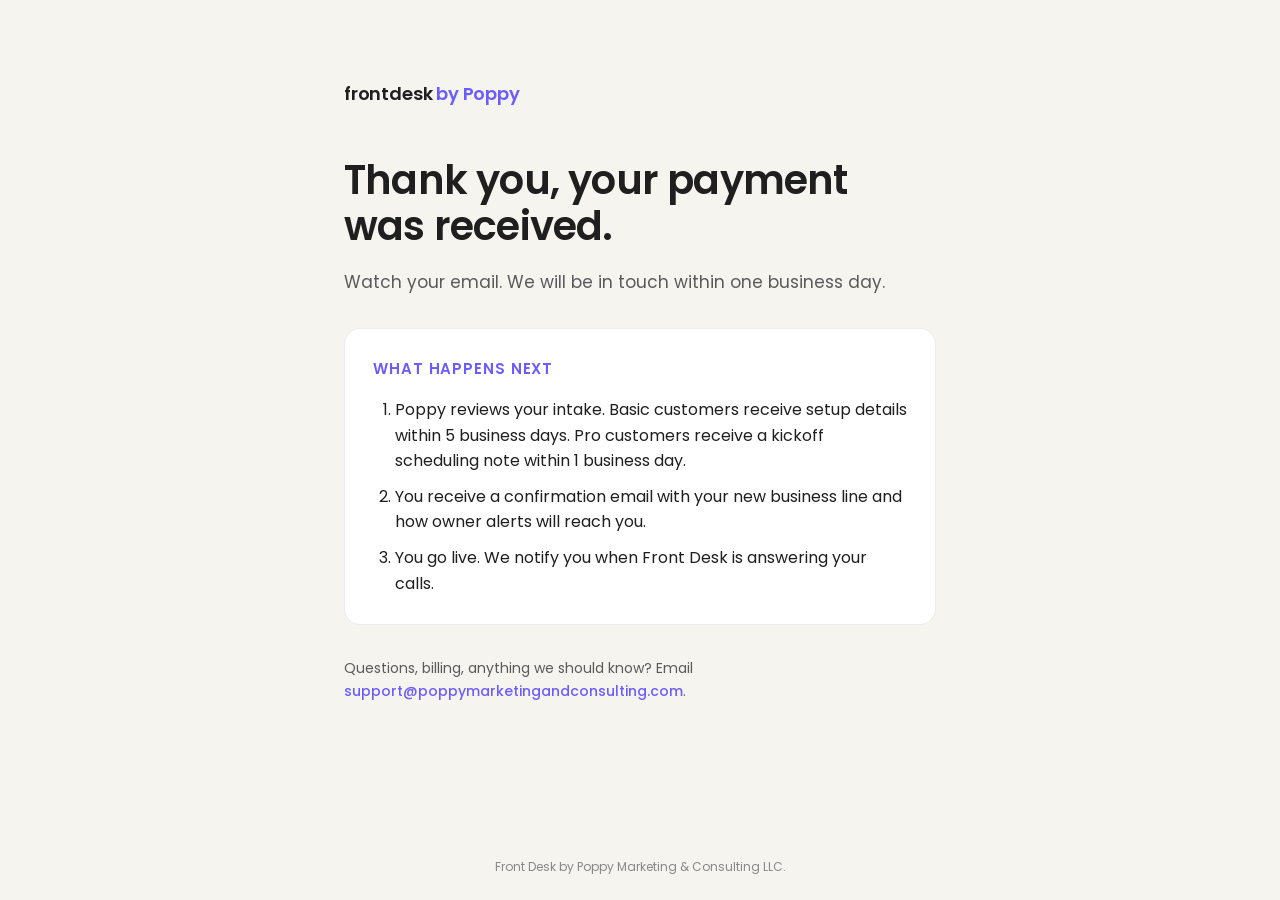
<file: account/portal-return.html>
<!DOCTYPE html>
<html lang="en">
<head>
  <meta charset="UTF-8">
  <meta name="viewport" content="width=device-width, initial-scale=1.0">
  <meta name="robots" content="noindex, nofollow">
  <meta name="referrer" content="no-referrer">
  <title>Thank you, Front Desk by Poppy</title>

  <link rel="preconnect" href="https://fonts.googleapis.com">
  <link rel="preconnect" href="https://fonts.gstatic.com" crossorigin>
  <link href="https://fonts.googleapis.com/css2?family=Poppins:wght@300;400;500;600;700&display=swap" rel="stylesheet">

  <style>
    :root {
      --bg: #F6F4EF;
      --bg-alt: #EFECE5;
      --text: #1F1F1F;
      --text-muted: #5A5A5A;
      --accent: #6B5CFF;
      --accent-soft: #E8E3F3;
      --border: rgba(31, 31, 31, 0.08);
      --radius: 24px;
      --radius-sm: 16px;
      --font-display: 'Poppins', sans-serif;
      --font-body: 'Poppins', sans-serif;
      --max-width: 640px;
    }
    * { box-sizing: border-box; margin: 0; padding: 0; }
    html, body { height: 100%; }
    body {
      font-family: var(--font-body);
      font-weight: 400;
      color: var(--text);
      background: var(--bg);
      line-height: 1.6;
      -webkit-font-smoothing: antialiased;
      -moz-osx-font-smoothing: grayscale;
      min-height: 100vh;
      display: flex;
      flex-direction: column;
    }
    main {
      max-width: var(--max-width);
      width: 100%;
      margin: 0 auto;
      padding: 80px 24px 40px;
      flex: 1;
    }
    .brand {
      font-family: var(--font-display);
      font-weight: 600;
      font-size: 18px;
      letter-spacing: -0.01em;
      color: var(--text);
      margin-bottom: 48px;
    }
    .brand .accent { color: var(--accent); }
    h1 {
      font-family: var(--font-display);
      font-weight: 600;
      font-size: clamp(28px, 5vw, 40px);
      letter-spacing: -0.02em;
      line-height: 1.15;
      margin-bottom: 20px;
    }
    .lede {
      font-size: 17px;
      color: var(--text-muted);
      margin-bottom: 32px;
    }
    .card {
      background: #FFFFFF;
      border: 1px solid var(--border);
      border-radius: var(--radius-sm);
      padding: 28px;
      margin-bottom: 28px;
    }
    .card h2 {
      font-family: var(--font-display);
      font-weight: 600;
      font-size: 15px;
      color: var(--accent);
      text-transform: uppercase;
      letter-spacing: 0.06em;
      margin-bottom: 16px;
    }
    .card p { margin-bottom: 12px; }
    .card p:last-child { margin-bottom: 0; }
    ol { padding-left: 22px; }
    ol li { margin-bottom: 10px; }
    ol li:last-child { margin-bottom: 0; }
    .reference-block {
      background: var(--bg-alt);
      border-radius: 8px;
      padding: 14px 18px;
      font-size: 13px;
      color: var(--text-muted);
      margin-top: 20px;
    }
    .reference-block strong { color: var(--text); font-family: ui-monospace, 'JetBrains Mono', monospace; letter-spacing: 0.02em; }
    .support-line {
      font-size: 14px;
      color: var(--text-muted);
      margin-top: 32px;
    }
    .support-line a { color: var(--accent); text-decoration: none; font-weight: 500; }
    .support-line a:hover { text-decoration: underline; }
    footer {
      max-width: var(--max-width);
      margin: 0 auto;
      padding: 24px;
      font-size: 12px;
      color: var(--text-muted);
      text-align: center;
      opacity: 0.7;
    }
    @media (max-width: 480px) {
      main { padding: 48px 20px 24px; }
      .card { padding: 22px; }
    }
  </style>
</head>
<body>
  <main>
    <div class="brand"><span>front</span><span>desk</span> <span class="accent">by Poppy</span></div>

    <h1>Thank you, your payment was received.</h1>
    <p class="lede">Watch your email. We will be in touch within one business day.</p>

    <div class="card">
      <h2>What happens next</h2>
      <ol>
        <li>Poppy reviews your intake. Basic customers receive setup details within 5 business days. Pro customers receive a kickoff scheduling note within 1 business day.</li>
        <li>You receive a confirmation email with your new business line and how owner alerts will reach you.</li>
        <li>You go live. We notify you when Front Desk is answering your calls.</li>
      </ol>
      <div class="reference-block" id="reference-block" style="display:none;">
        Reference: <strong id="session-ref"></strong>
      </div>
    </div>

    <p class="support-line">
      Questions, billing, anything we should know? Email
      <a href="mailto:support@poppymarketingandconsulting.com">support@poppymarketingandconsulting.com</a>.
    </p>
  </main>

  <footer>
    Front Desk by Poppy Marketing &amp; Consulting LLC.
  </footer>

  <script>
    (function () {
      // Read session_id from query string. Display last 6 characters only.
      // No API calls, no full session ID displayed, no customer data fetched.
      try {
        var params = new URLSearchParams(window.location.search);
        var sid = params.get('session_id');
        if (sid && sid.length >= 6) {
          var tail = sid.slice(-6);
          var refEl = document.getElementById('session-ref');
          var blockEl = document.getElementById('reference-block');
          if (refEl && blockEl) {
            refEl.textContent = tail;
            blockEl.style.display = 'block';
          }
        }
      } catch (e) {
        // Silent on error. Reference is optional; page works without it.
      }
    })();
  </script>
</body>
</html>
</file>
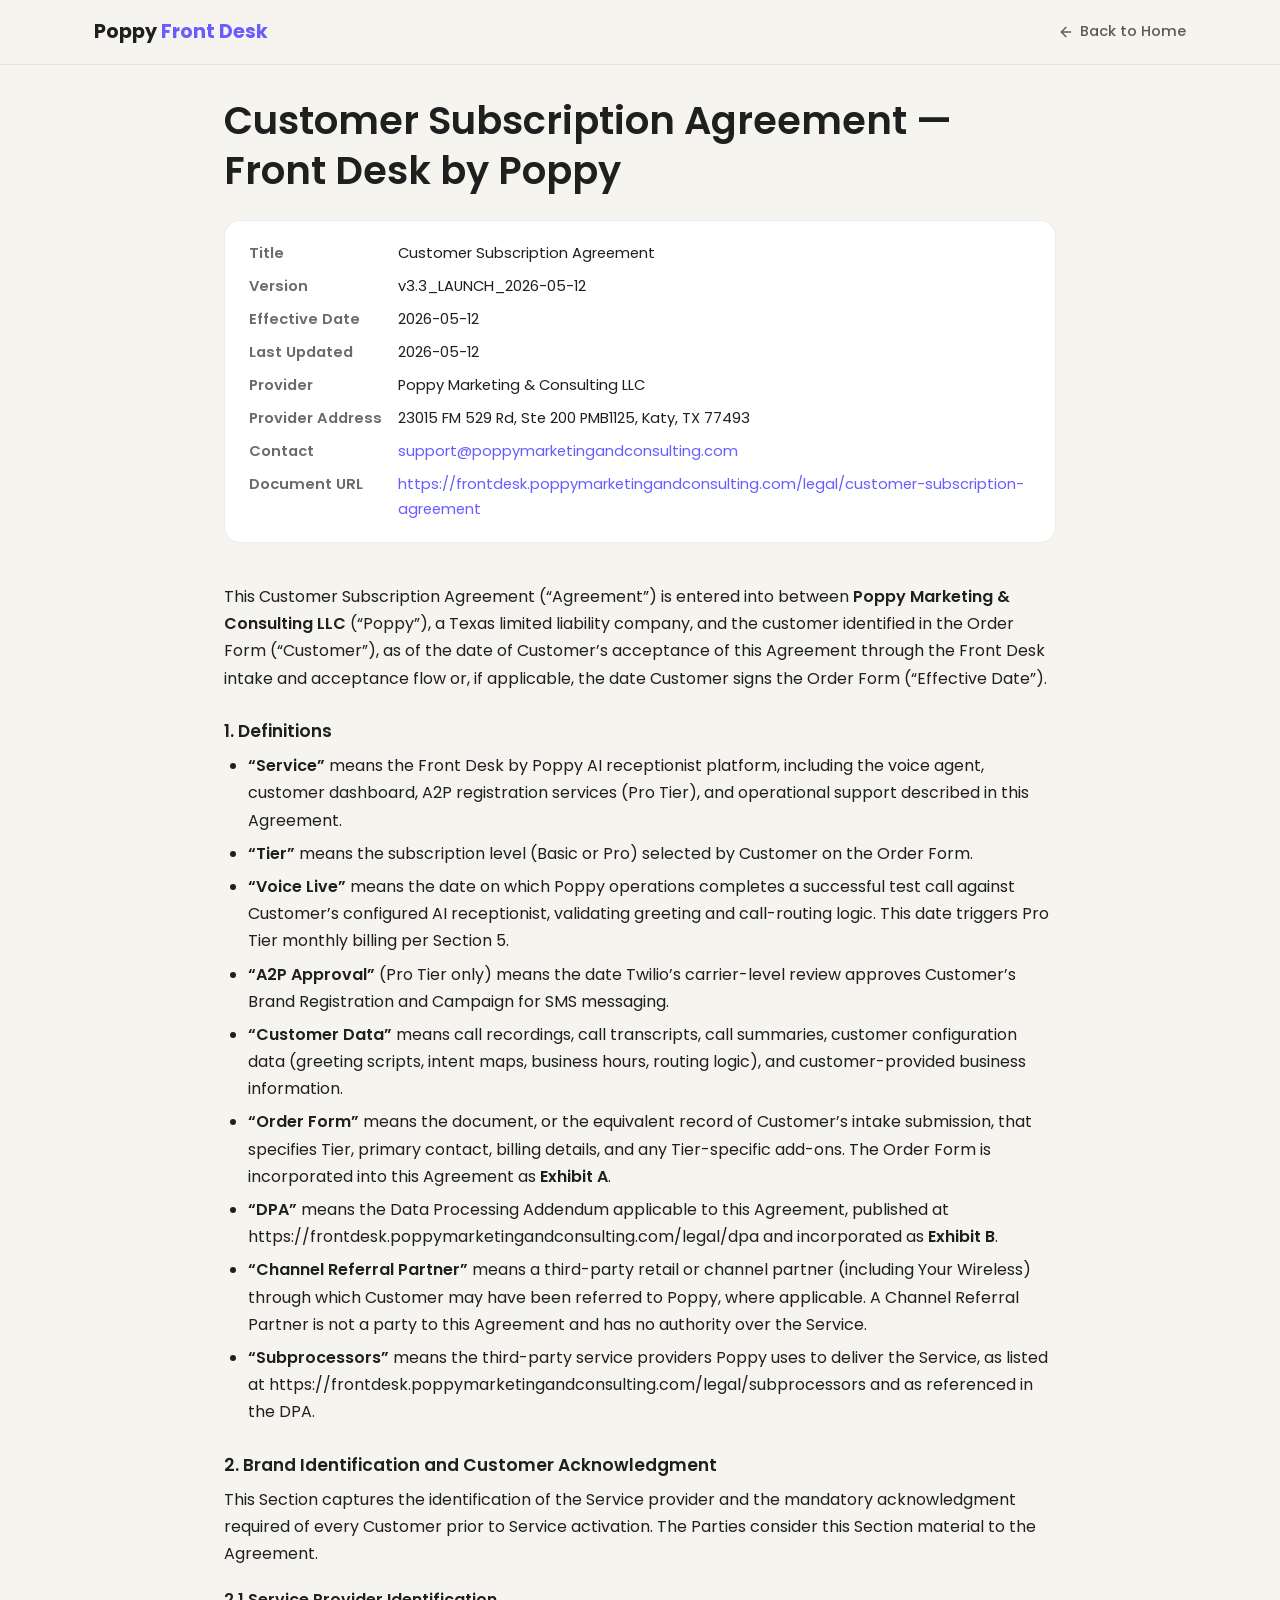
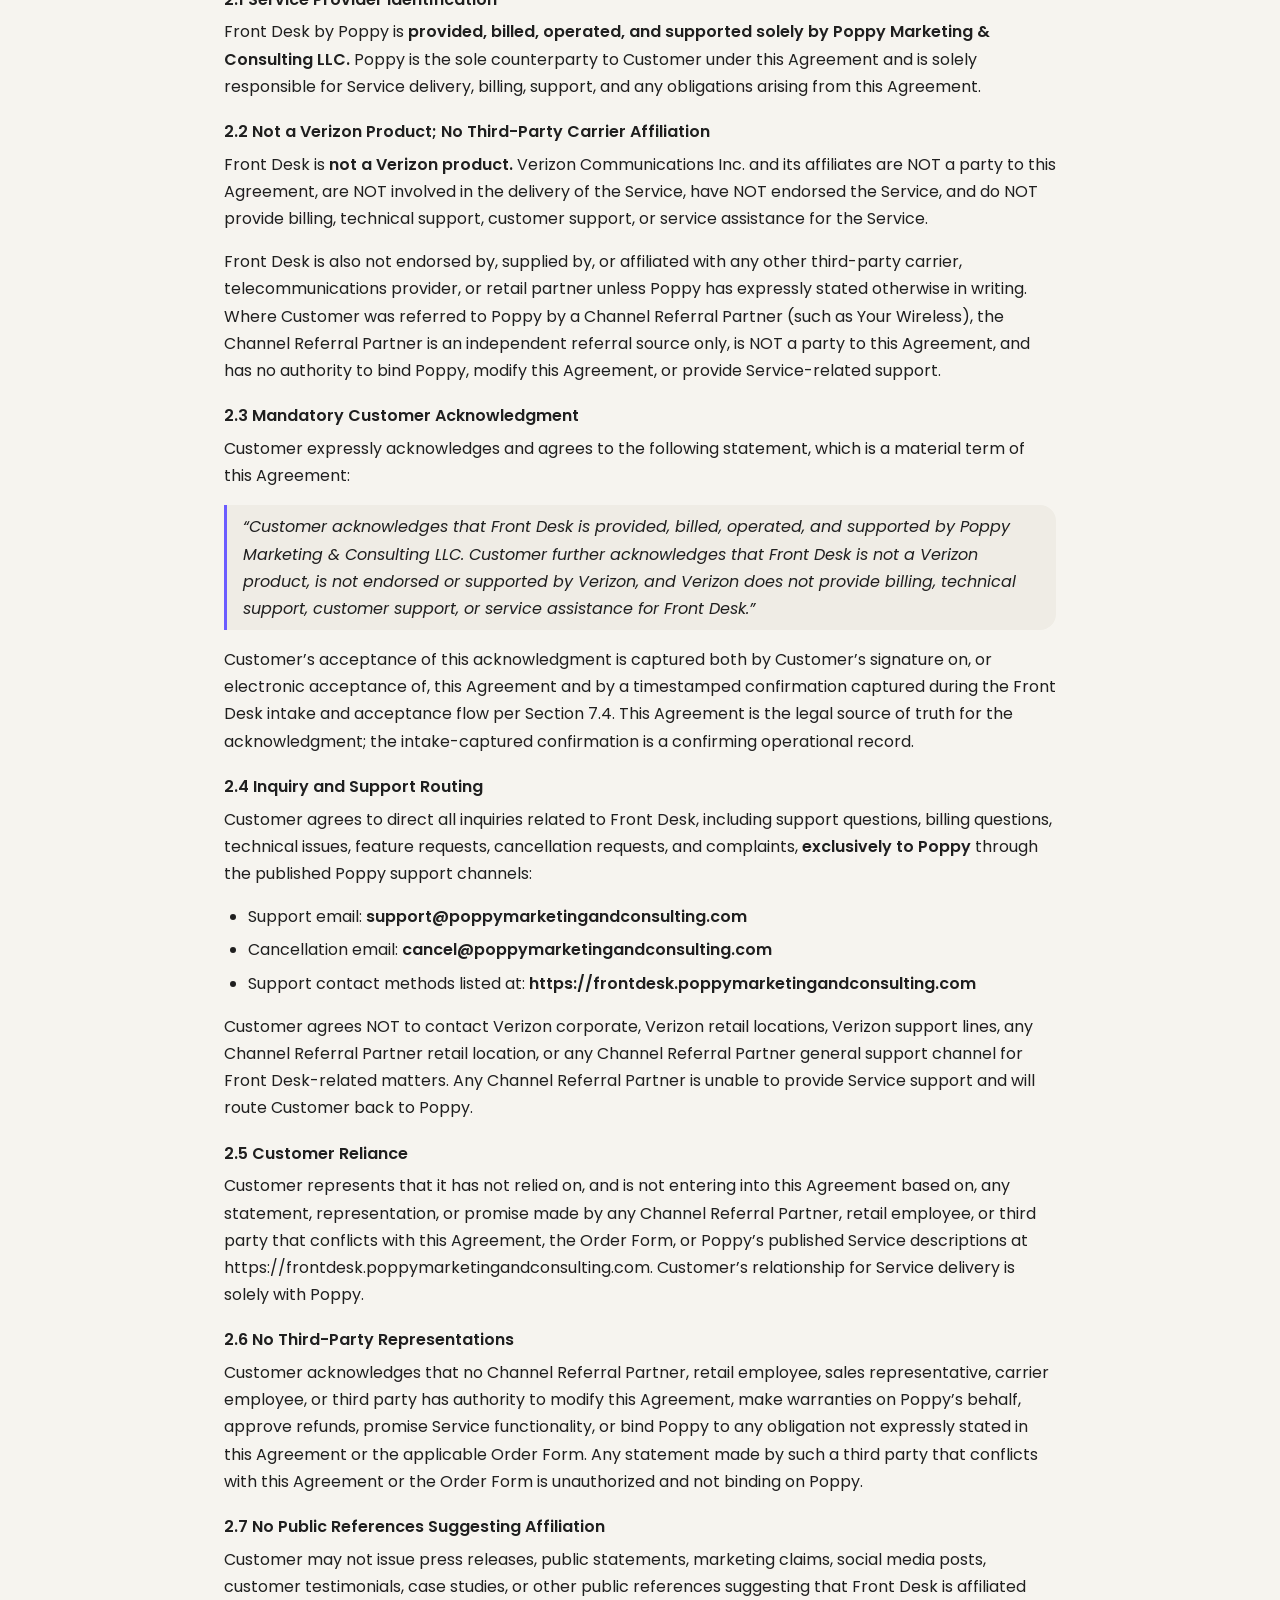
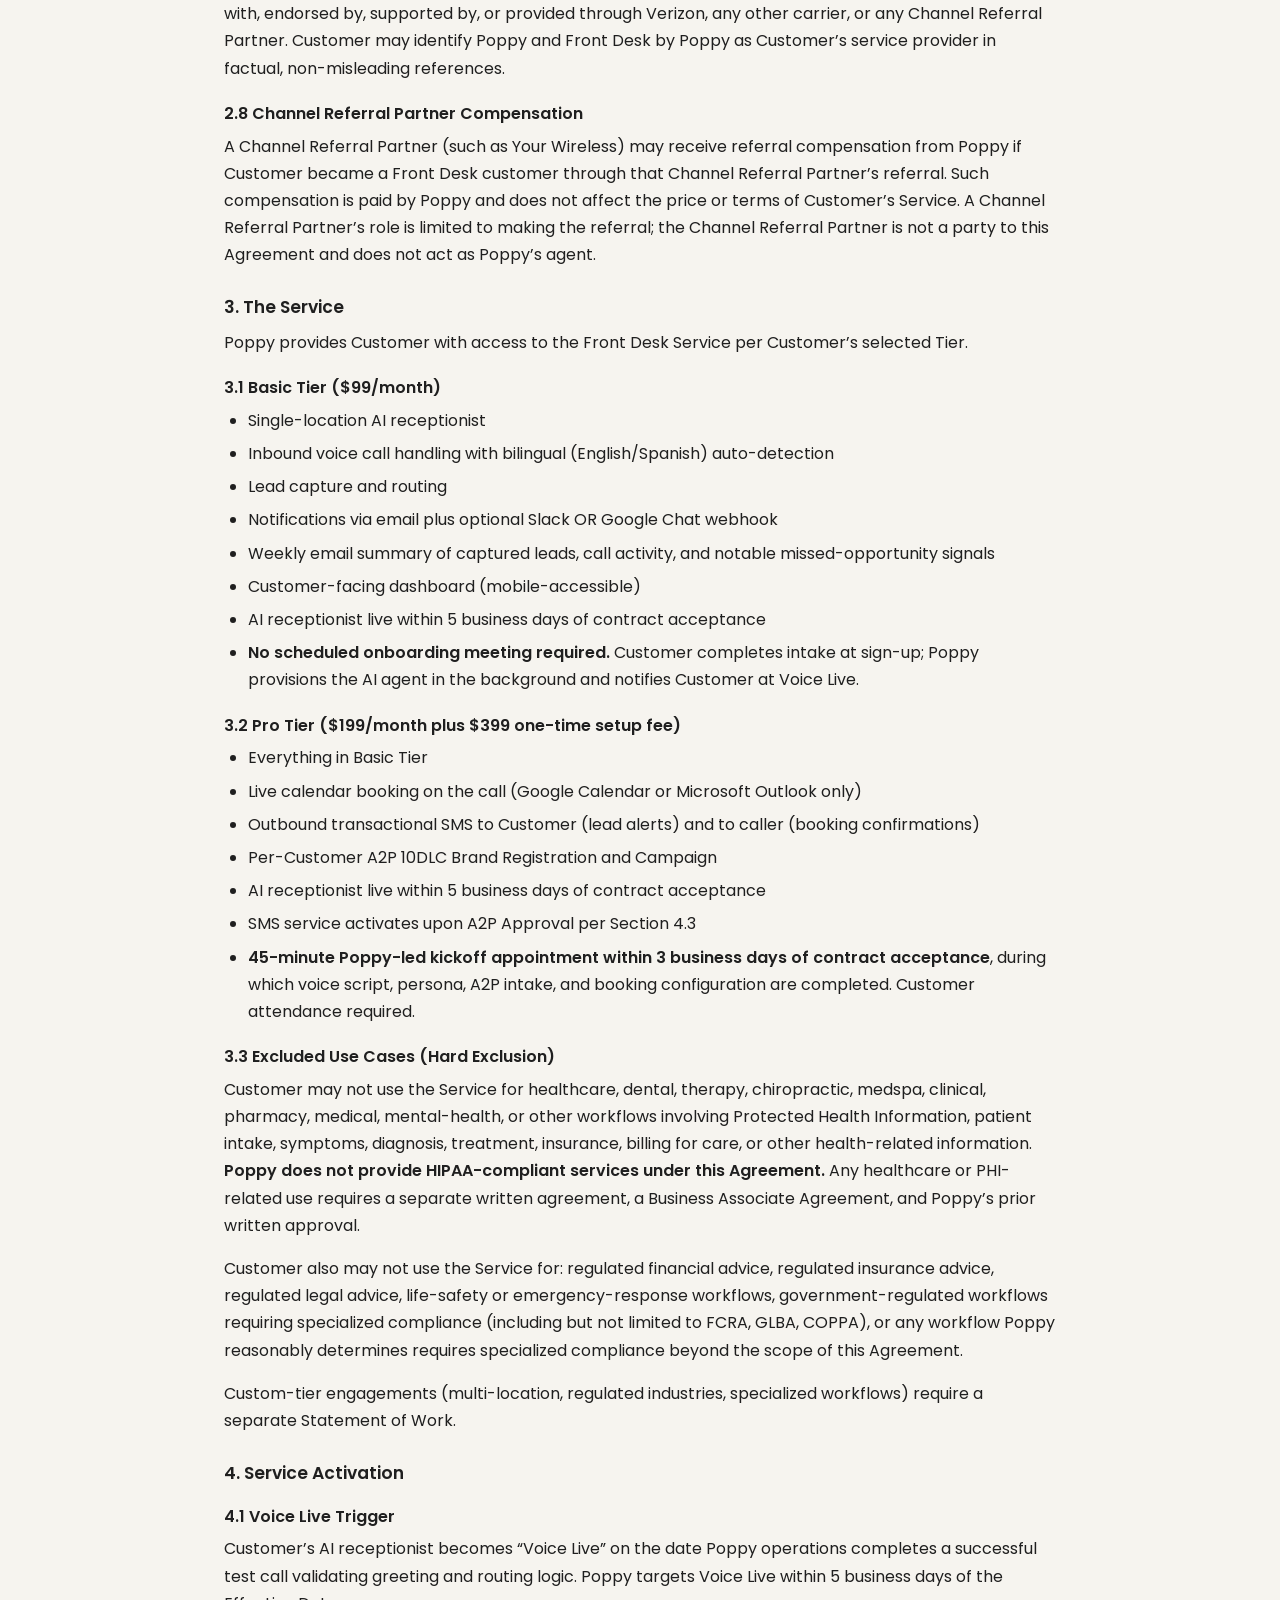
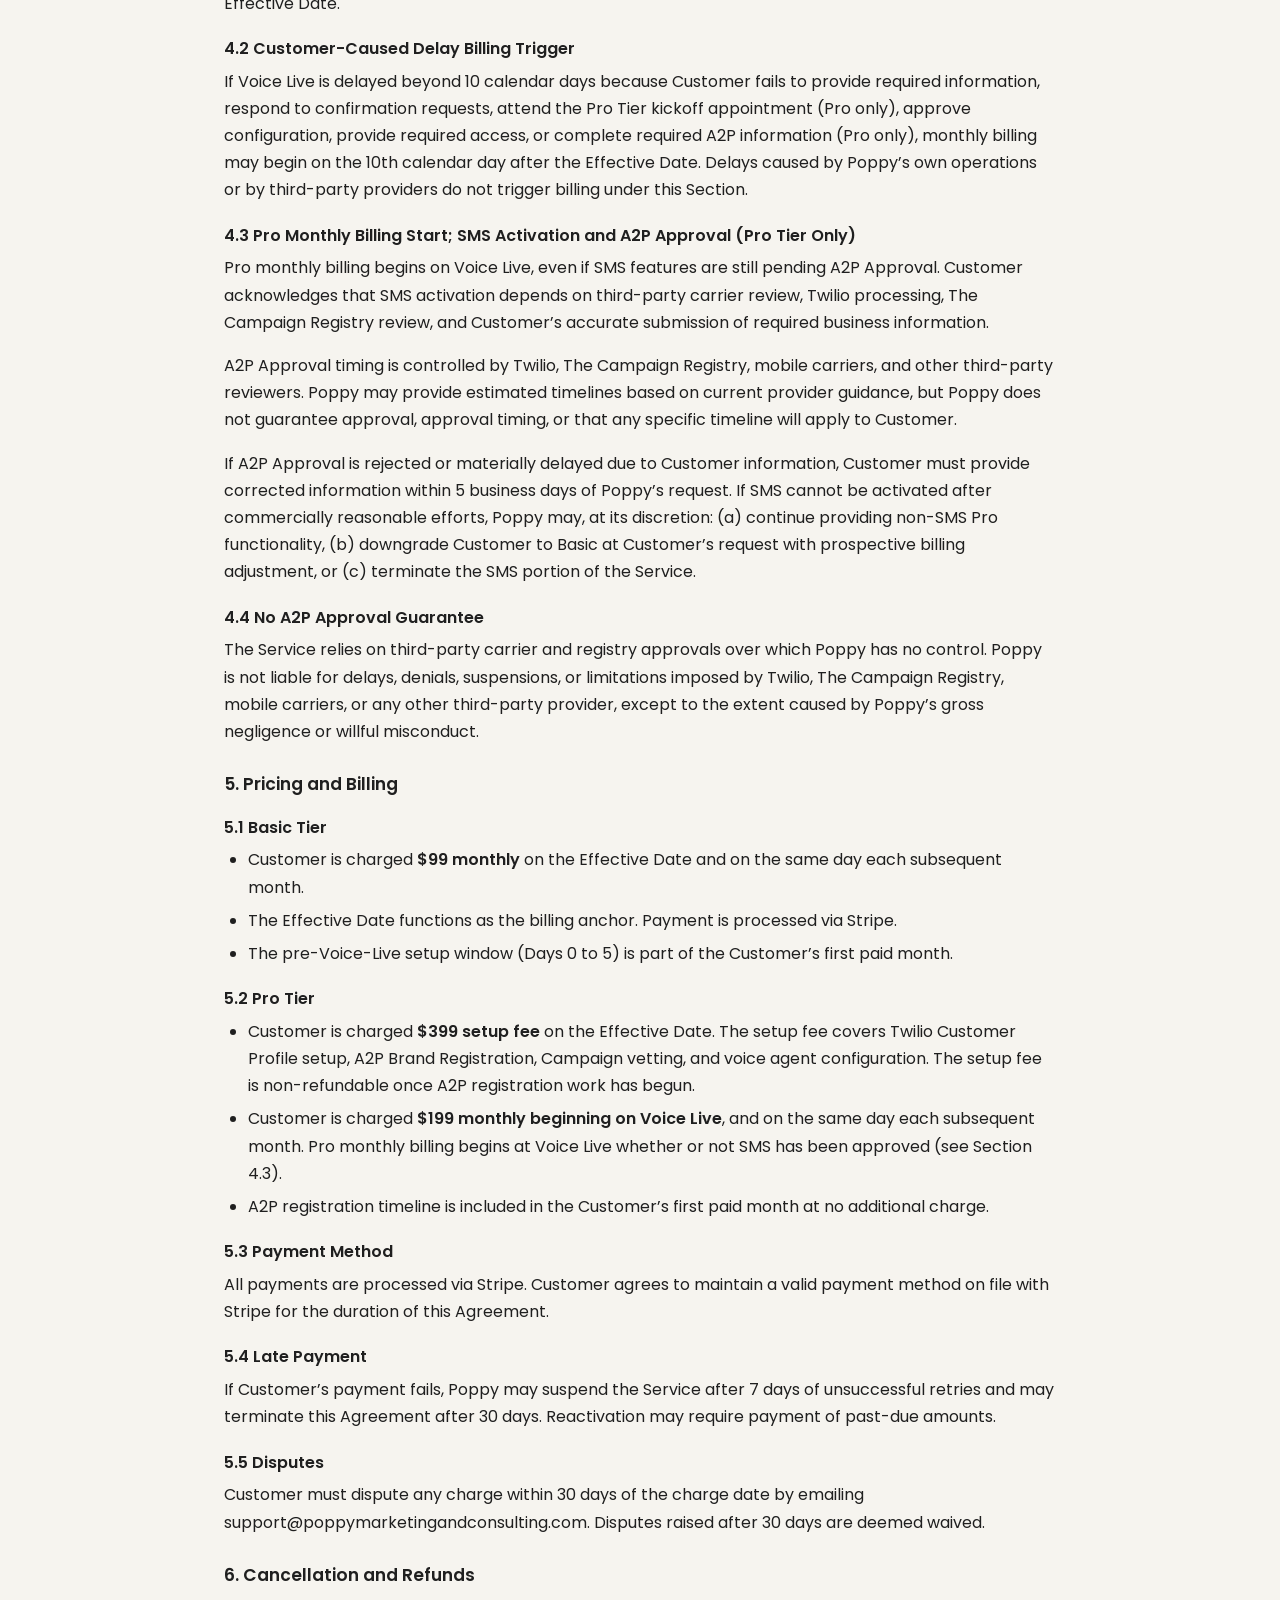
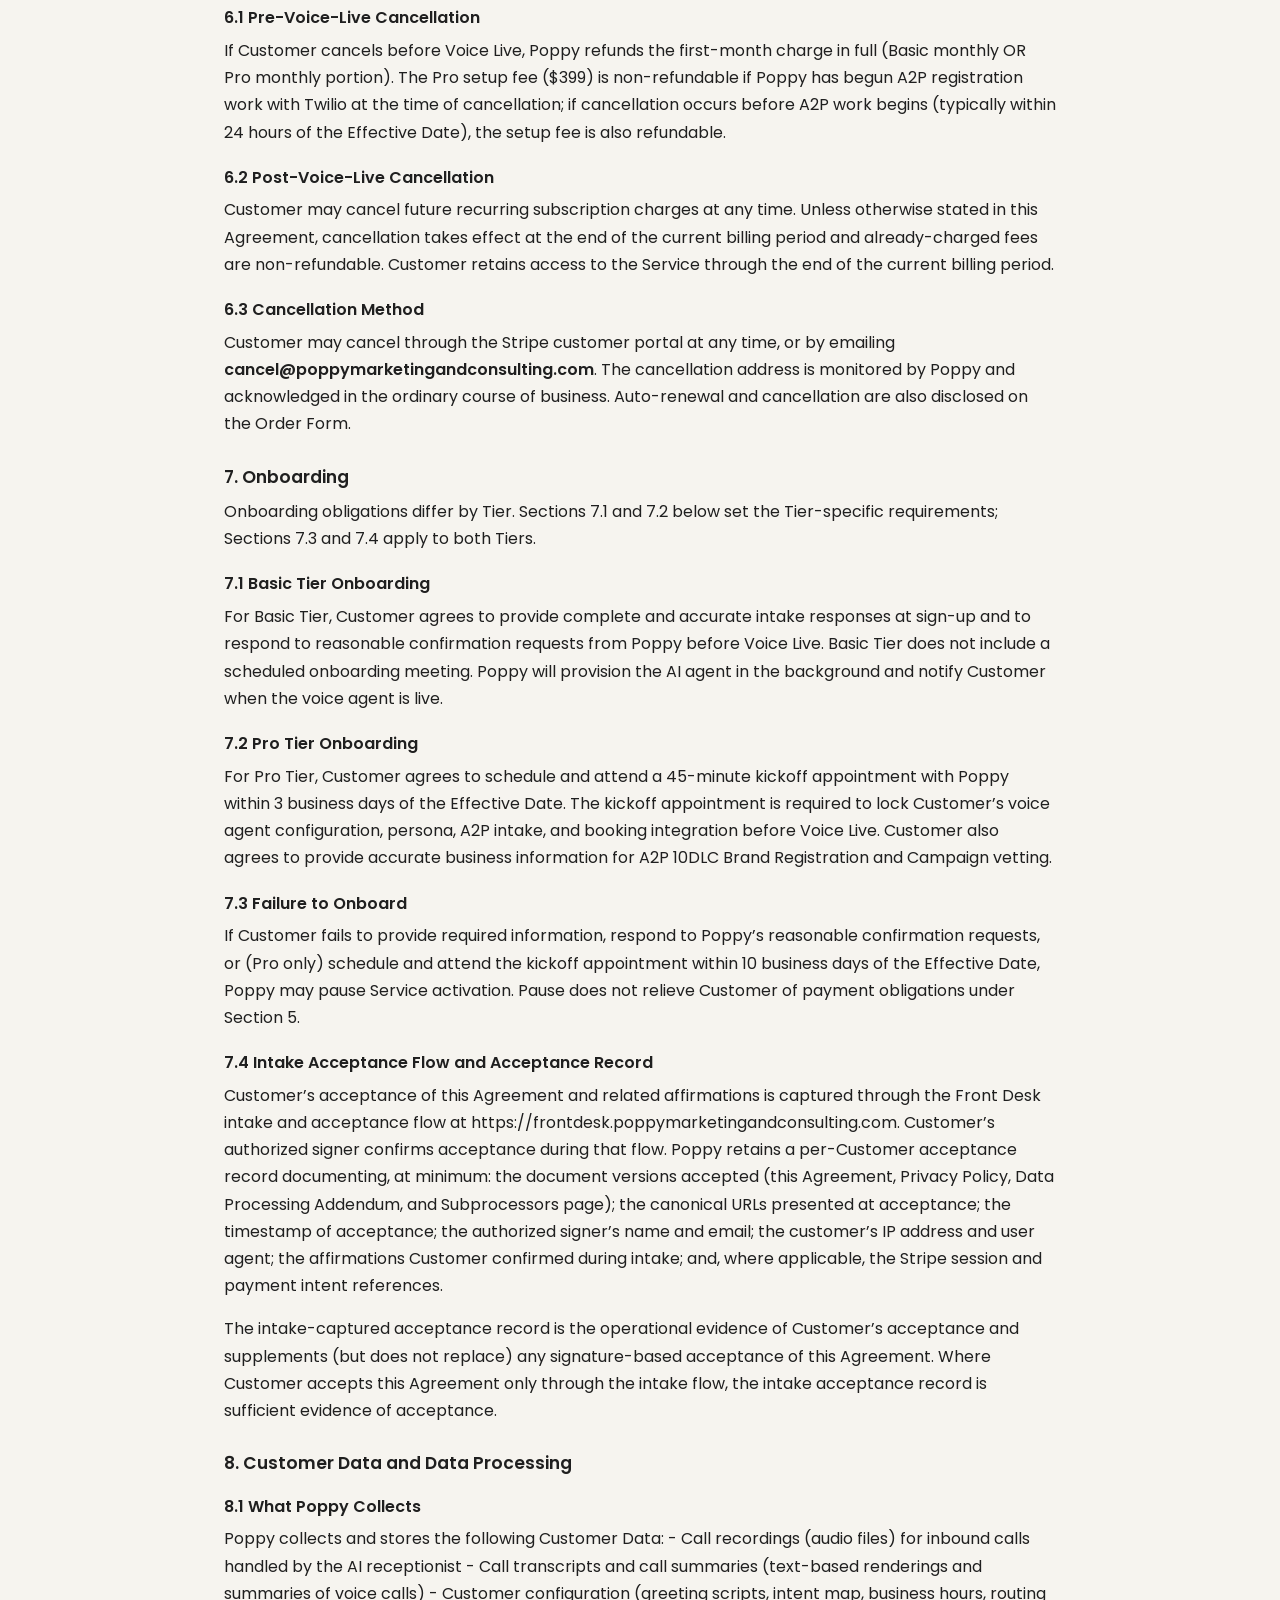
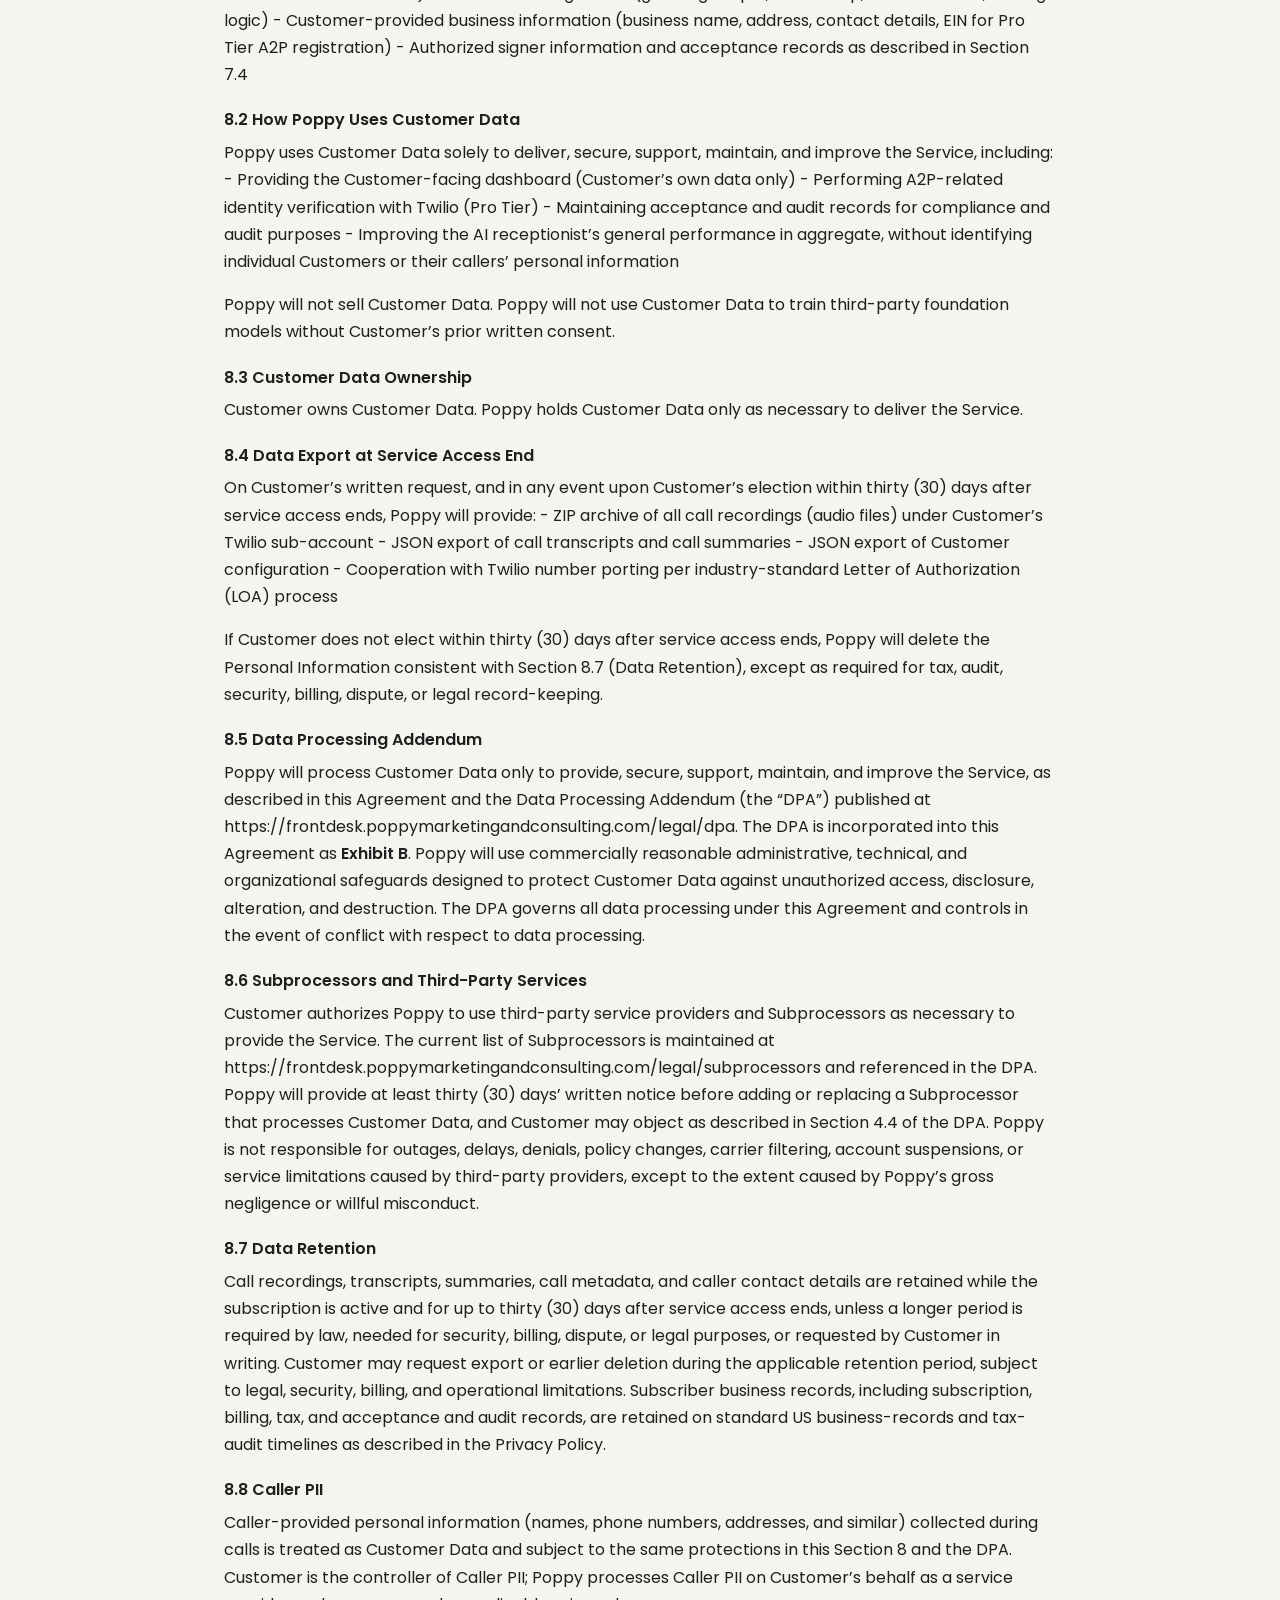
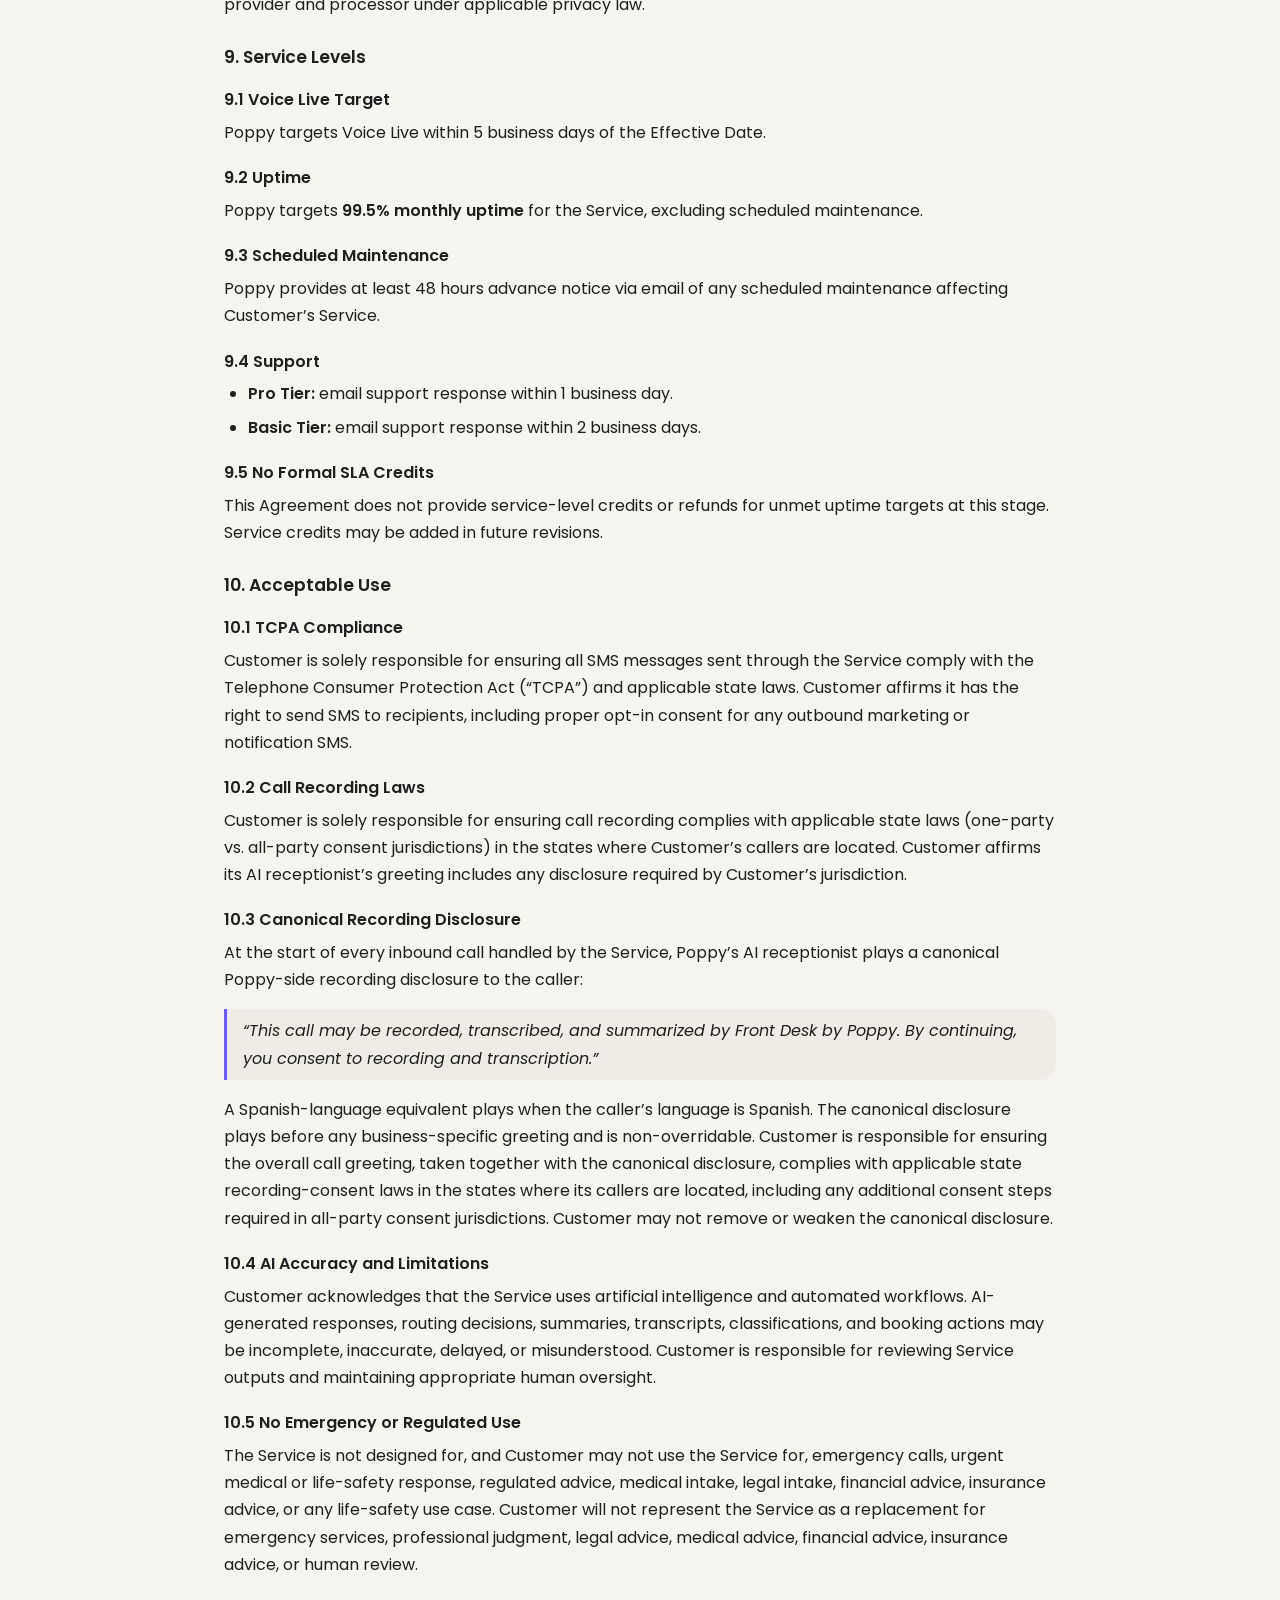
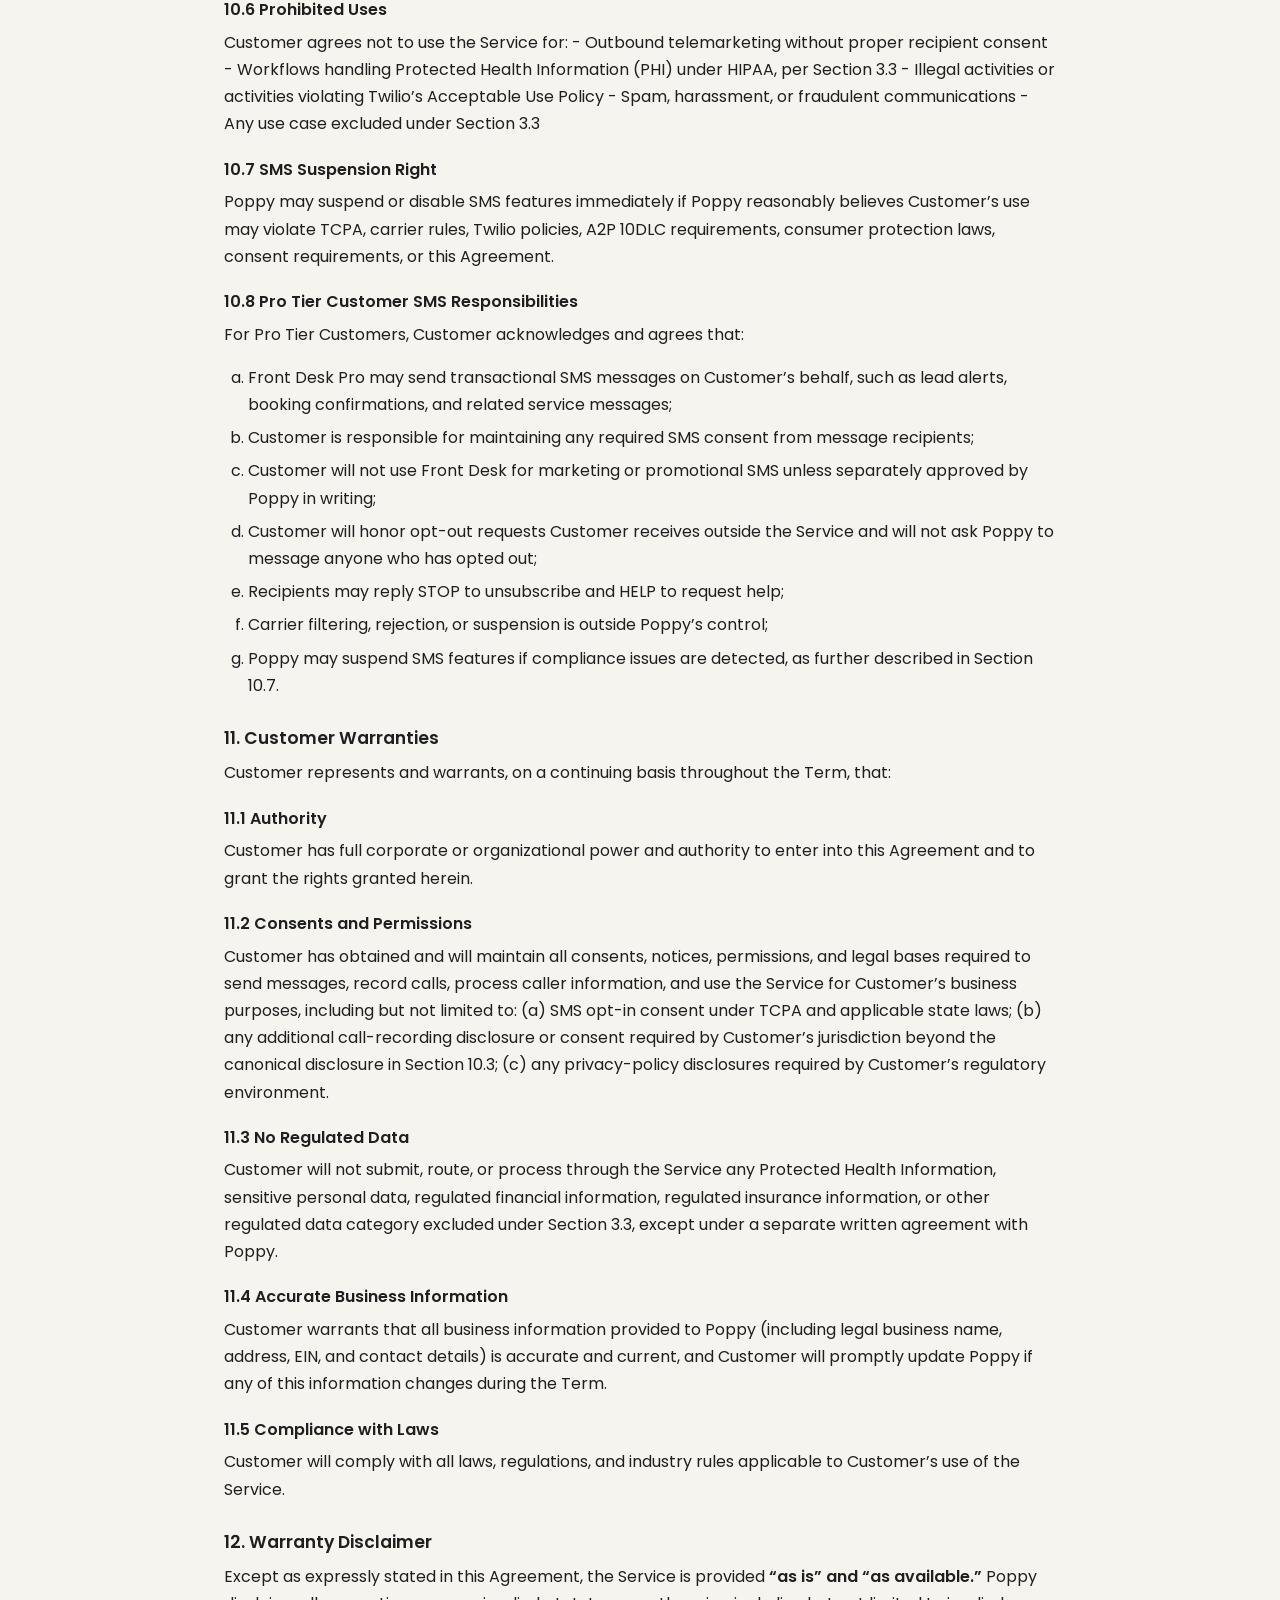
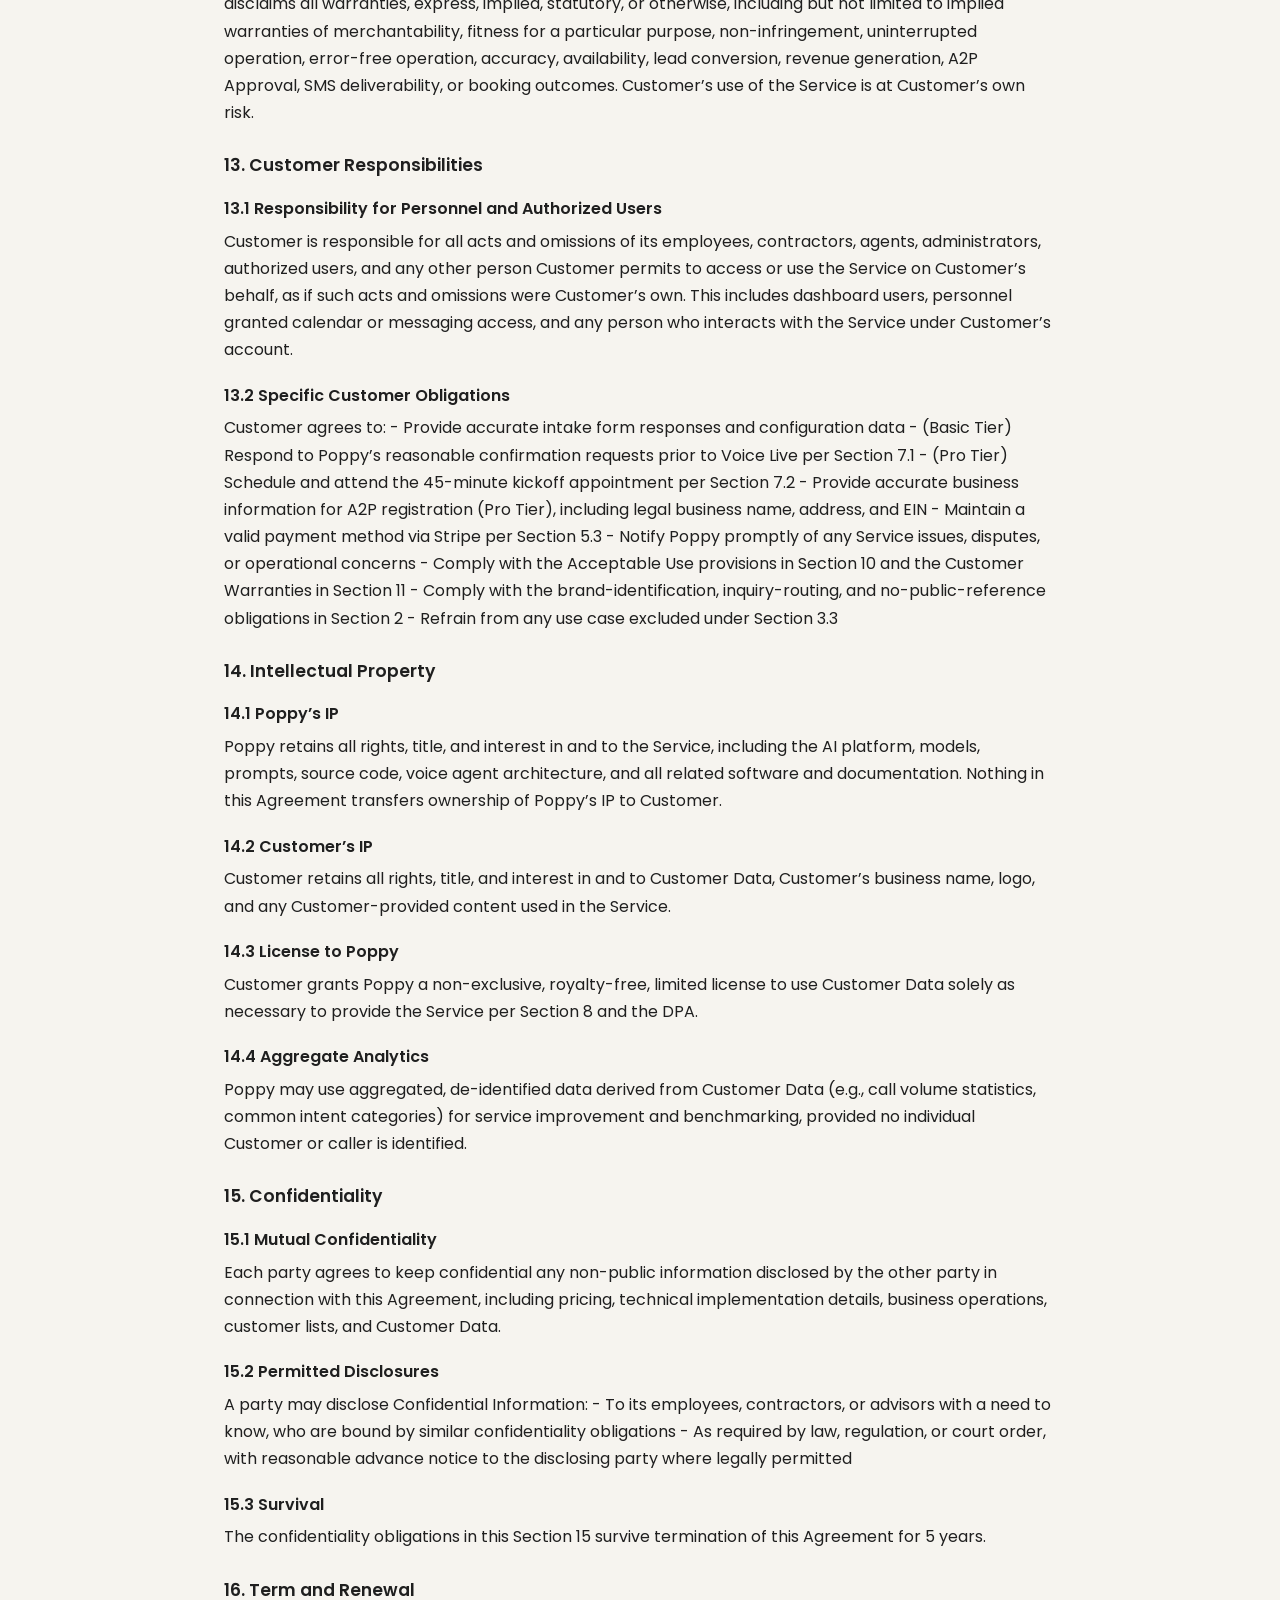
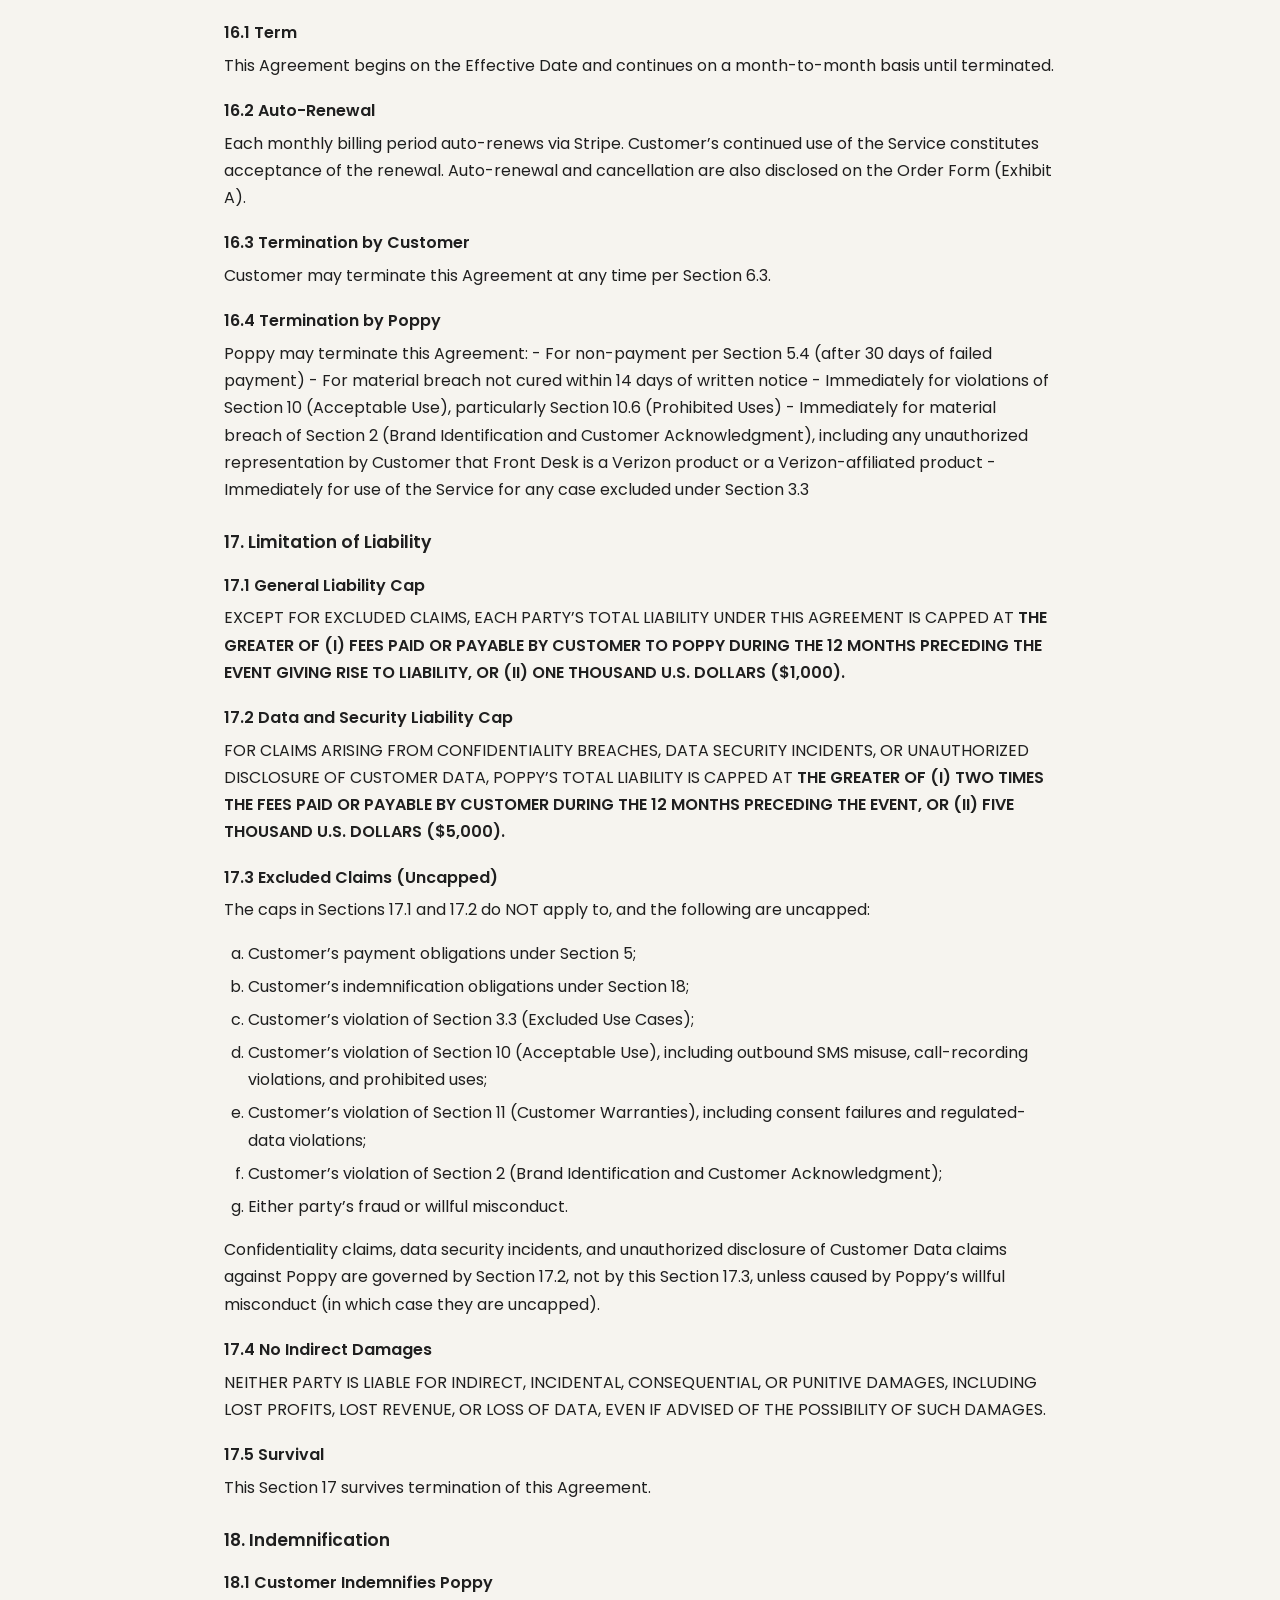
<file: legal/customer-subscription-agreement.html>
<!DOCTYPE html>
<html lang="en">
<head>
  <meta charset="UTF-8">
  <meta name="viewport" content="width=device-width, initial-scale=1.0">
  <title>Customer Subscription Agreement — Front Desk by Poppy</title>
  <meta name="description" content="Customer Subscription Agreement for the Front Desk by Poppy service.">
  <link rel="canonical" href="https://frontdesk.poppymarketingandconsulting.com/legal/customer-subscription-agreement">
  <meta name="robots" content="noindex, nofollow">

  <link rel="icon" type="image/svg+xml" href="/favicon.svg">
  <link rel="apple-touch-icon" href="/favicon.svg">

  <link rel="preconnect" href="https://fonts.googleapis.com">
  <link rel="preconnect" href="https://fonts.gstatic.com" crossorigin>
  <link href="https://fonts.googleapis.com/css2?family=Poppins:wght@300;400;500;600;700&display=swap" rel="stylesheet">

  <style>
    :root {
      --bg: #F6F4EF;
      --bg-alt: #EFECE5;
      --text: #1F1F1F;
      --text-muted: #5A5A5A;
      --text-meta: #6B6B6B;
      --accent: #6B5CFF;
      --accent-hover: #5A3DE8;
      --white: #FFFFFF;
      --border: rgba(31, 31, 31, 0.08);
      --shadow-sm: 0 2px 12px rgba(31, 31, 31, 0.04);
      --radius: 24px;
      --radius-sm: 16px;
      --font-display: 'Poppins', sans-serif;
      --font-body: 'Poppins', sans-serif;
      --max-width: 880px;
    }

    *, *::before, *::after { box-sizing: border-box; margin: 0; padding: 0; }
    html { scroll-behavior: smooth; font-size: 16px; }

    body {
      font-family: var(--font-body);
      color: var(--text);
      background: var(--bg);
      line-height: 1.7;
      -webkit-font-smoothing: antialiased;
    }

    a { color: var(--accent); text-decoration: none; transition: color 0.2s; }
    a:hover { color: var(--accent-hover); text-decoration: underline; }

    .container { max-width: var(--max-width); margin: 0 auto; padding: 0 24px; }

    h1, h2, h3, h4 { font-family: var(--font-display); font-weight: 600; line-height: 1.3; color: var(--text); }

    nav {
      position: fixed;
      top: 0;
      left: 0;
      right: 0;
      z-index: 1000;
      background: rgba(246, 244, 239, 0.92);
      backdrop-filter: blur(12px);
      -webkit-backdrop-filter: blur(12px);
      border-bottom: 1px solid var(--border);
    }

    .nav-inner {
      max-width: 1140px;
      margin: 0 auto;
      padding: 0 24px;
      display: flex;
      align-items: center;
      justify-content: space-between;
      height: 64px;
    }

    .nav-logo {
      font-family: var(--font-display);
      font-weight: 700;
      font-size: 1.2rem;
      color: var(--text);
    }

    .nav-logo span { color: var(--accent); }
    .nav-logo:hover { color: var(--text); text-decoration: none; }

    .nav-back {
      font-family: var(--font-body);
      font-size: 0.92rem;
      font-weight: 500;
      color: var(--text-muted);
      display: flex;
      align-items: center;
      gap: 6px;
    }

    .nav-back:hover { color: var(--accent); text-decoration: none; }

    .legal-wrapper {
      padding-top: 96px;
      padding-bottom: 80px;
    }

    .legal-title {
      font-size: clamp(1.8rem, 4vw, 2.4rem);
      margin-bottom: 24px;
      color: var(--text);
    }

    .metadata-block {
      background: var(--white);
      border: 1px solid var(--border);
      border-radius: var(--radius-sm);
      padding: 20px 24px;
      margin-bottom: 40px;
      font-size: 0.92rem;
    }

    .metadata-block dl {
      display: grid;
      grid-template-columns: max-content 1fr;
      gap: 8px 16px;
    }

    .metadata-block dt {
      font-weight: 600;
      color: var(--text-meta);
    }

    .metadata-block dd { color: var(--text); word-break: break-word; }

    .legal-body h2 {
      font-size: 1.3rem;
      margin-top: 40px;
      margin-bottom: 14px;
    }

    .legal-body h3 {
      font-size: 1.08rem;
      margin-top: 28px;
      margin-bottom: 10px;
    }

    .legal-body h4 {
      font-size: 1rem;
      margin-top: 22px;
      margin-bottom: 8px;
    }

    .legal-body p,
    .legal-body ul,
    .legal-body ol {
      font-size: 1rem;
      color: var(--text);
      margin-bottom: 16px;
    }

    .legal-body ul,
    .legal-body ol { padding-left: 24px; }

    .legal-body li { margin-bottom: 6px; }

    .legal-body strong { color: var(--text); font-weight: 600; }

    .legal-body blockquote {
      border-left: 3px solid var(--accent);
      padding: 8px 16px;
      margin: 16px 0;
      color: var(--text);
      background: var(--bg-alt);
      border-radius: 0 var(--radius-sm) var(--radius-sm) 0;
      font-style: italic;
    }

    .legal-body blockquote p { margin-bottom: 0; }

    .legal-body table {
      width: 100%;
      border-collapse: collapse;
      margin: 16px 0;
      font-size: 0.94rem;
      background: var(--white);
      border: 1px solid var(--border);
      border-radius: var(--radius-sm);
      overflow: hidden;
    }

    .legal-body th,
    .legal-body td {
      padding: 12px 14px;
      border-bottom: 1px solid var(--border);
      text-align: left;
      vertical-align: top;
    }

    .legal-body th {
      background: var(--bg-alt);
      font-weight: 600;
      font-size: 0.88rem;
      color: var(--text-meta);
    }

    .legal-body tr:last-child td { border-bottom: none; }

    .legal-body hr {
      border: none;
      border-top: 1px solid var(--border);
      margin: 32px 0;
    }

    .legal-body code {
      background: var(--bg-alt);
      padding: 1px 6px;
      border-radius: 4px;
      font-family: ui-monospace, 'SF Mono', Menlo, monospace;
      font-size: 0.92em;
    }

    footer {
      padding: 48px 0;
      background: var(--text);
      color: rgba(246, 244, 239, 0.6);
      text-align: center;
    }

    footer .footer-brand {
      font-family: var(--font-display);
      font-weight: 700;
      font-size: 1.1rem;
      color: rgba(246, 244, 239, 0.9);
      margin-bottom: 12px;
    }

    footer .footer-brand span { color: var(--accent); }

    footer p {
      font-size: 0.88rem;
      line-height: 1.7;
      margin-bottom: 4px;
    }

    footer a {
      color: rgba(246, 244, 239, 0.85);
      transition: color 0.2s;
    }

    footer a:hover { color: #FFFFFF; text-decoration: none; }

    footer .footer-links {
      margin-top: 16px;
      display: flex;
      gap: 24px;
      justify-content: center;
      flex-wrap: wrap;
    }

    footer .footer-links a {
      font-size: 0.85rem;
      color: rgba(246, 244, 239, 0.55);
      padding: 12px 4px;
    }

    footer .footer-links a:hover { color: #FFFFFF; }

    @media (max-width: 640px) {
      .footer-links { flex-direction: column; gap: 8px; }
      .metadata-block dl { grid-template-columns: 1fr; }
      .metadata-block dd { margin-bottom: 8px; }
    }

    @media print {
      nav, footer { display: none; }
      body { background: white; }
      .legal-wrapper { padding-top: 0; }
      .metadata-block { break-inside: avoid; }
      h2 { break-after: avoid; }
    }
  </style>
</head>
<body>

  <nav>
    <div class="nav-inner">
      <a href="/" class="nav-logo">Poppy <span>Front Desk</span></a>
      <a href="/" class="nav-back">
        <svg xmlns="http://www.w3.org/2000/svg" width="16" height="16" viewBox="0 0 24 24" fill="none" stroke="currentColor" stroke-width="2" stroke-linecap="round" stroke-linejoin="round"><line x1="19" y1="12" x2="5" y2="12"/><polyline points="12 19 5 12 12 5"/></svg>
        Back to Home
      </a>
    </div>
  </nav>

  <div class="legal-wrapper">
    <div class="container">
      <h1 class="legal-title">Customer Subscription Agreement — Front Desk by Poppy</h1>

      <div class="metadata-block">
        <dl>
          <dt>Title</dt><dd>Customer Subscription Agreement</dd>
          <dt>Version</dt><dd>v3.3_LAUNCH_2026-05-12</dd>
          <dt>Effective Date</dt><dd>2026-05-12</dd>
          <dt>Last Updated</dt><dd>2026-05-12</dd>
          <dt>Provider</dt><dd>Poppy Marketing &amp; Consulting LLC</dd>
          <dt>Provider Address</dt><dd>23015 FM 529 Rd, Ste 200 PMB1125, Katy, TX 77493</dd>
          <dt>Contact</dt><dd><a href="mailto:support@poppymarketingandconsulting.com">support@poppymarketingandconsulting.com</a></dd>
          <dt>Document URL</dt><dd><a href="https://frontdesk.poppymarketingandconsulting.com/legal/customer-subscription-agreement">https://frontdesk.poppymarketingandconsulting.com/legal/customer-subscription-agreement</a></dd>
        </dl>
      </div>

      <div class="legal-body">
<p>This Customer Subscription Agreement (“Agreement”) is entered into between <strong>Poppy Marketing &amp; Consulting LLC</strong> (“Poppy”), a Texas limited liability company, and the customer identified in the Order Form (“Customer”), as of the date of Customer’s acceptance of this Agreement through the Front Desk intake and acceptance flow or, if applicable, the date Customer signs the Order Form (“Effective Date”).</p>
<h3 id="definitions">1. Definitions</h3>
<ul>
<li><strong>“Service”</strong> means the Front Desk by Poppy AI receptionist platform, including the voice agent, customer dashboard, A2P registration services (Pro Tier), and operational support described in this Agreement.</li>
<li><strong>“Tier”</strong> means the subscription level (Basic or Pro) selected by Customer on the Order Form.</li>
<li><strong>“Voice Live”</strong> means the date on which Poppy operations completes a successful test call against Customer’s configured AI receptionist, validating greeting and call-routing logic. This date triggers Pro Tier monthly billing per Section 5.</li>
<li><strong>“A2P Approval”</strong> (Pro Tier only) means the date Twilio’s carrier-level review approves Customer’s Brand Registration and Campaign for SMS messaging.</li>
<li><strong>“Customer Data”</strong> means call recordings, call transcripts, call summaries, customer configuration data (greeting scripts, intent maps, business hours, routing logic), and customer-provided business information.</li>
<li><strong>“Order Form”</strong> means the document, or the equivalent record of Customer’s intake submission, that specifies Tier, primary contact, billing details, and any Tier-specific add-ons. The Order Form is incorporated into this Agreement as <strong>Exhibit A</strong>.</li>
<li><strong>“DPA”</strong> means the Data Processing Addendum applicable to this Agreement, published at https://frontdesk.poppymarketingandconsulting.com/legal/dpa and incorporated as <strong>Exhibit B</strong>.</li>
<li><strong>“Channel Referral Partner”</strong> means a third-party retail or channel partner (including Your Wireless) through which Customer may have been referred to Poppy, where applicable. A Channel Referral Partner is not a party to this Agreement and has no authority over the Service.</li>
<li><strong>“Subprocessors”</strong> means the third-party service providers Poppy uses to deliver the Service, as listed at https://frontdesk.poppymarketingandconsulting.com/legal/subprocessors and as referenced in the DPA.</li>
</ul>
<h3 id="brand-identification-and-customer-acknowledgment">2. Brand Identification and Customer Acknowledgment</h3>
<p>This Section captures the identification of the Service provider and the mandatory acknowledgment required of every Customer prior to Service activation. The Parties consider this Section material to the Agreement.</p>
<h4 id="service-provider-identification">2.1 Service Provider Identification</h4>
<p>Front Desk by Poppy is <strong>provided, billed, operated, and supported solely by Poppy Marketing &amp; Consulting LLC.</strong> Poppy is the sole counterparty to Customer under this Agreement and is solely responsible for Service delivery, billing, support, and any obligations arising from this Agreement.</p>
<h4 id="not-a-verizon-product-no-third-party-carrier-affiliation">2.2 Not a Verizon Product; No Third-Party Carrier Affiliation</h4>
<p>Front Desk is <strong>not a Verizon product.</strong> Verizon Communications Inc. and its affiliates are NOT a party to this Agreement, are NOT involved in the delivery of the Service, have NOT endorsed the Service, and do NOT provide billing, technical support, customer support, or service assistance for the Service.</p>
<p>Front Desk is also not endorsed by, supplied by, or affiliated with any other third-party carrier, telecommunications provider, or retail partner unless Poppy has expressly stated otherwise in writing. Where Customer was referred to Poppy by a Channel Referral Partner (such as Your Wireless), the Channel Referral Partner is an independent referral source only, is NOT a party to this Agreement, and has no authority to bind Poppy, modify this Agreement, or provide Service-related support.</p>
<h4 id="mandatory-customer-acknowledgment">2.3 Mandatory Customer Acknowledgment</h4>
<p>Customer expressly acknowledges and agrees to the following statement, which is a material term of this Agreement:</p>
<blockquote>
<p><em>“Customer acknowledges that Front Desk is provided, billed, operated, and supported by Poppy Marketing &amp; Consulting LLC. Customer further acknowledges that Front Desk is not a Verizon product, is not endorsed or supported by Verizon, and Verizon does not provide billing, technical support, customer support, or service assistance for Front Desk.”</em></p>
</blockquote>
<p>Customer’s acceptance of this acknowledgment is captured both by Customer’s signature on, or electronic acceptance of, this Agreement and by a timestamped confirmation captured during the Front Desk intake and acceptance flow per Section 7.4. This Agreement is the legal source of truth for the acknowledgment; the intake-captured confirmation is a confirming operational record.</p>
<h4 id="inquiry-and-support-routing">2.4 Inquiry and Support Routing</h4>
<p>Customer agrees to direct all inquiries related to Front Desk, including support questions, billing questions, technical issues, feature requests, cancellation requests, and complaints, <strong>exclusively to Poppy</strong> through the published Poppy support channels:</p>
<ul>
<li>Support email: <strong>support@poppymarketingandconsulting.com</strong></li>
<li>Cancellation email: <strong>cancel@poppymarketingandconsulting.com</strong></li>
<li>Support contact methods listed at: <strong>https://frontdesk.poppymarketingandconsulting.com</strong></li>
</ul>
<p>Customer agrees NOT to contact Verizon corporate, Verizon retail locations, Verizon support lines, any Channel Referral Partner retail location, or any Channel Referral Partner general support channel for Front Desk-related matters. Any Channel Referral Partner is unable to provide Service support and will route Customer back to Poppy.</p>
<h4 id="customer-reliance">2.5 Customer Reliance</h4>
<p>Customer represents that it has not relied on, and is not entering into this Agreement based on, any statement, representation, or promise made by any Channel Referral Partner, retail employee, or third party that conflicts with this Agreement, the Order Form, or Poppy’s published Service descriptions at https://frontdesk.poppymarketingandconsulting.com. Customer’s relationship for Service delivery is solely with Poppy.</p>
<h4 id="no-third-party-representations">2.6 No Third-Party Representations</h4>
<p>Customer acknowledges that no Channel Referral Partner, retail employee, sales representative, carrier employee, or third party has authority to modify this Agreement, make warranties on Poppy’s behalf, approve refunds, promise Service functionality, or bind Poppy to any obligation not expressly stated in this Agreement or the applicable Order Form. Any statement made by such a third party that conflicts with this Agreement or the Order Form is unauthorized and not binding on Poppy.</p>
<h4 id="no-public-references-suggesting-affiliation">2.7 No Public References Suggesting Affiliation</h4>
<p>Customer may not issue press releases, public statements, marketing claims, social media posts, customer testimonials, case studies, or other public references suggesting that Front Desk is affiliated with, endorsed by, supported by, or provided through Verizon, any other carrier, or any Channel Referral Partner. Customer may identify Poppy and Front Desk by Poppy as Customer’s service provider in factual, non-misleading references.</p>
<h4 id="channel-referral-partner-compensation">2.8 Channel Referral Partner Compensation</h4>
<p>A Channel Referral Partner (such as Your Wireless) may receive referral compensation from Poppy if Customer became a Front Desk customer through that Channel Referral Partner’s referral. Such compensation is paid by Poppy and does not affect the price or terms of Customer’s Service. A Channel Referral Partner’s role is limited to making the referral; the Channel Referral Partner is not a party to this Agreement and does not act as Poppy’s agent.</p>
<h3 id="the-service">3. The Service</h3>
<p>Poppy provides Customer with access to the Front Desk Service per Customer’s selected Tier.</p>
<h4 id="basic-tier-99month">3.1 Basic Tier ($99/month)</h4>
<ul>
<li>Single-location AI receptionist</li>
<li>Inbound voice call handling with bilingual (English/Spanish) auto-detection</li>
<li>Lead capture and routing</li>
<li>Notifications via email plus optional Slack OR Google Chat webhook</li>
<li>Weekly email summary of captured leads, call activity, and notable missed-opportunity signals</li>
<li>Customer-facing dashboard (mobile-accessible)</li>
<li>AI receptionist live within 5 business days of contract acceptance</li>
<li><strong>No scheduled onboarding meeting required.</strong> Customer completes intake at sign-up; Poppy provisions the AI agent in the background and notifies Customer at Voice Live.</li>
</ul>
<h4 id="pro-tier-199month-plus-399-one-time-setup-fee">3.2 Pro Tier ($199/month plus $399 one-time setup fee)</h4>
<ul>
<li>Everything in Basic Tier</li>
<li>Live calendar booking on the call (Google Calendar or Microsoft Outlook only)</li>
<li>Outbound transactional SMS to Customer (lead alerts) and to caller (booking confirmations)</li>
<li>Per-Customer A2P 10DLC Brand Registration and Campaign</li>
<li>AI receptionist live within 5 business days of contract acceptance</li>
<li>SMS service activates upon A2P Approval per Section 4.3</li>
<li><strong>45-minute Poppy-led kickoff appointment within 3 business days of contract acceptance</strong>, during which voice script, persona, A2P intake, and booking configuration are completed. Customer attendance required.</li>
</ul>
<h4 id="excluded-use-cases-hard-exclusion">3.3 Excluded Use Cases (Hard Exclusion)</h4>
<p>Customer may not use the Service for healthcare, dental, therapy, chiropractic, medspa, clinical, pharmacy, medical, mental-health, or other workflows involving Protected Health Information, patient intake, symptoms, diagnosis, treatment, insurance, billing for care, or other health-related information. <strong>Poppy does not provide HIPAA-compliant services under this Agreement.</strong> Any healthcare or PHI-related use requires a separate written agreement, a Business Associate Agreement, and Poppy’s prior written approval.</p>
<p>Customer also may not use the Service for: regulated financial advice, regulated insurance advice, regulated legal advice, life-safety or emergency-response workflows, government-regulated workflows requiring specialized compliance (including but not limited to FCRA, GLBA, COPPA), or any workflow Poppy reasonably determines requires specialized compliance beyond the scope of this Agreement.</p>
<p>Custom-tier engagements (multi-location, regulated industries, specialized workflows) require a separate Statement of Work.</p>
<h3 id="service-activation">4. Service Activation</h3>
<h4 id="voice-live-trigger">4.1 Voice Live Trigger</h4>
<p>Customer’s AI receptionist becomes “Voice Live” on the date Poppy operations completes a successful test call validating greeting and routing logic. Poppy targets Voice Live within 5 business days of the Effective Date.</p>
<h4 id="customer-caused-delay-billing-trigger">4.2 Customer-Caused Delay Billing Trigger</h4>
<p>If Voice Live is delayed beyond 10 calendar days because Customer fails to provide required information, respond to confirmation requests, attend the Pro Tier kickoff appointment (Pro only), approve configuration, provide required access, or complete required A2P information (Pro only), monthly billing may begin on the 10th calendar day after the Effective Date. Delays caused by Poppy’s own operations or by third-party providers do not trigger billing under this Section.</p>
<h4 id="pro-monthly-billing-start-sms-activation-and-a2p-approval-pro-tier-only">4.3 Pro Monthly Billing Start; SMS Activation and A2P Approval (Pro Tier Only)</h4>
<p>Pro monthly billing begins on Voice Live, even if SMS features are still pending A2P Approval. Customer acknowledges that SMS activation depends on third-party carrier review, Twilio processing, The Campaign Registry review, and Customer’s accurate submission of required business information.</p>
<p>A2P Approval timing is controlled by Twilio, The Campaign Registry, mobile carriers, and other third-party reviewers. Poppy may provide estimated timelines based on current provider guidance, but Poppy does not guarantee approval, approval timing, or that any specific timeline will apply to Customer.</p>
<p>If A2P Approval is rejected or materially delayed due to Customer information, Customer must provide corrected information within 5 business days of Poppy’s request. If SMS cannot be activated after commercially reasonable efforts, Poppy may, at its discretion: (a) continue providing non-SMS Pro functionality, (b) downgrade Customer to Basic at Customer’s request with prospective billing adjustment, or (c) terminate the SMS portion of the Service.</p>
<h4 id="no-a2p-approval-guarantee">4.4 No A2P Approval Guarantee</h4>
<p>The Service relies on third-party carrier and registry approvals over which Poppy has no control. Poppy is not liable for delays, denials, suspensions, or limitations imposed by Twilio, The Campaign Registry, mobile carriers, or any other third-party provider, except to the extent caused by Poppy’s gross negligence or willful misconduct.</p>
<h3 id="pricing-and-billing">5. Pricing and Billing</h3>
<h4 id="basic-tier">5.1 Basic Tier</h4>
<ul>
<li>Customer is charged <strong>$99 monthly</strong> on the Effective Date and on the same day each subsequent month.</li>
<li>The Effective Date functions as the billing anchor. Payment is processed via Stripe.</li>
<li>The pre-Voice-Live setup window (Days 0 to 5) is part of the Customer’s first paid month.</li>
</ul>
<h4 id="pro-tier">5.2 Pro Tier</h4>
<ul>
<li>Customer is charged <strong>$399 setup fee</strong> on the Effective Date. The setup fee covers Twilio Customer Profile setup, A2P Brand Registration, Campaign vetting, and voice agent configuration. The setup fee is non-refundable once A2P registration work has begun.</li>
<li>Customer is charged <strong>$199 monthly beginning on Voice Live</strong>, and on the same day each subsequent month. Pro monthly billing begins at Voice Live whether or not SMS has been approved (see Section 4.3).</li>
<li>A2P registration timeline is included in the Customer’s first paid month at no additional charge.</li>
</ul>
<h4 id="payment-method">5.3 Payment Method</h4>
<p>All payments are processed via Stripe. Customer agrees to maintain a valid payment method on file with Stripe for the duration of this Agreement.</p>
<h4 id="late-payment">5.4 Late Payment</h4>
<p>If Customer’s payment fails, Poppy may suspend the Service after 7 days of unsuccessful retries and may terminate this Agreement after 30 days. Reactivation may require payment of past-due amounts.</p>
<h4 id="disputes">5.5 Disputes</h4>
<p>Customer must dispute any charge within 30 days of the charge date by emailing support@poppymarketingandconsulting.com. Disputes raised after 30 days are deemed waived.</p>
<h3 id="cancellation-and-refunds">6. Cancellation and Refunds</h3>
<h4 id="pre-voice-live-cancellation">6.1 Pre-Voice-Live Cancellation</h4>
<p>If Customer cancels before Voice Live, Poppy refunds the first-month charge in full (Basic monthly OR Pro monthly portion). The Pro setup fee ($399) is non-refundable if Poppy has begun A2P registration work with Twilio at the time of cancellation; if cancellation occurs before A2P work begins (typically within 24 hours of the Effective Date), the setup fee is also refundable.</p>
<h4 id="post-voice-live-cancellation">6.2 Post-Voice-Live Cancellation</h4>
<p>Customer may cancel future recurring subscription charges at any time. Unless otherwise stated in this Agreement, cancellation takes effect at the end of the current billing period and already-charged fees are non-refundable. Customer retains access to the Service through the end of the current billing period.</p>
<h4 id="cancellation-method">6.3 Cancellation Method</h4>
<p>Customer may cancel through the Stripe customer portal at any time, or by emailing <strong>cancel@poppymarketingandconsulting.com</strong>. The cancellation address is monitored by Poppy and acknowledged in the ordinary course of business. Auto-renewal and cancellation are also disclosed on the Order Form.</p>
<h3 id="onboarding">7. Onboarding</h3>
<p>Onboarding obligations differ by Tier. Sections 7.1 and 7.2 below set the Tier-specific requirements; Sections 7.3 and 7.4 apply to both Tiers.</p>
<h4 id="basic-tier-onboarding">7.1 Basic Tier Onboarding</h4>
<p>For Basic Tier, Customer agrees to provide complete and accurate intake responses at sign-up and to respond to reasonable confirmation requests from Poppy before Voice Live. Basic Tier does not include a scheduled onboarding meeting. Poppy will provision the AI agent in the background and notify Customer when the voice agent is live.</p>
<h4 id="pro-tier-onboarding">7.2 Pro Tier Onboarding</h4>
<p>For Pro Tier, Customer agrees to schedule and attend a 45-minute kickoff appointment with Poppy within 3 business days of the Effective Date. The kickoff appointment is required to lock Customer’s voice agent configuration, persona, A2P intake, and booking integration before Voice Live. Customer also agrees to provide accurate business information for A2P 10DLC Brand Registration and Campaign vetting.</p>
<h4 id="failure-to-onboard">7.3 Failure to Onboard</h4>
<p>If Customer fails to provide required information, respond to Poppy’s reasonable confirmation requests, or (Pro only) schedule and attend the kickoff appointment within 10 business days of the Effective Date, Poppy may pause Service activation. Pause does not relieve Customer of payment obligations under Section 5.</p>
<h4 id="intake-acceptance-flow-and-acceptance-record">7.4 Intake Acceptance Flow and Acceptance Record</h4>
<p>Customer’s acceptance of this Agreement and related affirmations is captured through the Front Desk intake and acceptance flow at https://frontdesk.poppymarketingandconsulting.com. Customer’s authorized signer confirms acceptance during that flow. Poppy retains a per-Customer acceptance record documenting, at minimum: the document versions accepted (this Agreement, Privacy Policy, Data Processing Addendum, and Subprocessors page); the canonical URLs presented at acceptance; the timestamp of acceptance; the authorized signer’s name and email; the customer’s IP address and user agent; the affirmations Customer confirmed during intake; and, where applicable, the Stripe session and payment intent references.</p>
<p>The intake-captured acceptance record is the operational evidence of Customer’s acceptance and supplements (but does not replace) any signature-based acceptance of this Agreement. Where Customer accepts this Agreement only through the intake flow, the intake acceptance record is sufficient evidence of acceptance.</p>
<h3 id="customer-data-and-data-processing">8. Customer Data and Data Processing</h3>
<h4 id="what-poppy-collects">8.1 What Poppy Collects</h4>
<p>Poppy collects and stores the following Customer Data: - Call recordings (audio files) for inbound calls handled by the AI receptionist - Call transcripts and call summaries (text-based renderings and summaries of voice calls) - Customer configuration (greeting scripts, intent map, business hours, routing logic) - Customer-provided business information (business name, address, contact details, EIN for Pro Tier A2P registration) - Authorized signer information and acceptance records as described in Section 7.4</p>
<h4 id="how-poppy-uses-customer-data">8.2 How Poppy Uses Customer Data</h4>
<p>Poppy uses Customer Data solely to deliver, secure, support, maintain, and improve the Service, including: - Providing the Customer-facing dashboard (Customer’s own data only) - Performing A2P-related identity verification with Twilio (Pro Tier) - Maintaining acceptance and audit records for compliance and audit purposes - Improving the AI receptionist’s general performance in aggregate, without identifying individual Customers or their callers’ personal information</p>
<p>Poppy will not sell Customer Data. Poppy will not use Customer Data to train third-party foundation models without Customer’s prior written consent.</p>
<h4 id="customer-data-ownership">8.3 Customer Data Ownership</h4>
<p>Customer owns Customer Data. Poppy holds Customer Data only as necessary to deliver the Service.</p>
<h4 id="data-export-at-service-access-end">8.4 Data Export at Service Access End</h4>
<p>On Customer’s written request, and in any event upon Customer’s election within thirty (30) days after service access ends, Poppy will provide: - ZIP archive of all call recordings (audio files) under Customer’s Twilio sub-account - JSON export of call transcripts and call summaries - JSON export of Customer configuration - Cooperation with Twilio number porting per industry-standard Letter of Authorization (LOA) process</p>
<p>If Customer does not elect within thirty (30) days after service access ends, Poppy will delete the Personal Information consistent with Section 8.7 (Data Retention), except as required for tax, audit, security, billing, dispute, or legal record-keeping.</p>
<h4 id="data-processing-addendum">8.5 Data Processing Addendum</h4>
<p>Poppy will process Customer Data only to provide, secure, support, maintain, and improve the Service, as described in this Agreement and the Data Processing Addendum (the “DPA”) published at https://frontdesk.poppymarketingandconsulting.com/legal/dpa. The DPA is incorporated into this Agreement as <strong>Exhibit B</strong>. Poppy will use commercially reasonable administrative, technical, and organizational safeguards designed to protect Customer Data against unauthorized access, disclosure, alteration, and destruction. The DPA governs all data processing under this Agreement and controls in the event of conflict with respect to data processing.</p>
<h4 id="subprocessors-and-third-party-services">8.6 Subprocessors and Third-Party Services</h4>
<p>Customer authorizes Poppy to use third-party service providers and Subprocessors as necessary to provide the Service. The current list of Subprocessors is maintained at https://frontdesk.poppymarketingandconsulting.com/legal/subprocessors and referenced in the DPA. Poppy will provide at least thirty (30) days’ written notice before adding or replacing a Subprocessor that processes Customer Data, and Customer may object as described in Section 4.4 of the DPA. Poppy is not responsible for outages, delays, denials, policy changes, carrier filtering, account suspensions, or service limitations caused by third-party providers, except to the extent caused by Poppy’s gross negligence or willful misconduct.</p>
<h4 id="data-retention">8.7 Data Retention</h4>
<p>Call recordings, transcripts, summaries, call metadata, and caller contact details are retained while the subscription is active and for up to thirty (30) days after service access ends, unless a longer period is required by law, needed for security, billing, dispute, or legal purposes, or requested by Customer in writing. Customer may request export or earlier deletion during the applicable retention period, subject to legal, security, billing, and operational limitations. Subscriber business records, including subscription, billing, tax, and acceptance and audit records, are retained on standard US business-records and tax-audit timelines as described in the Privacy Policy.</p>
<h4 id="caller-pii">8.8 Caller PII</h4>
<p>Caller-provided personal information (names, phone numbers, addresses, and similar) collected during calls is treated as Customer Data and subject to the same protections in this Section 8 and the DPA. Customer is the controller of Caller PII; Poppy processes Caller PII on Customer’s behalf as a service provider and processor under applicable privacy law.</p>
<h3 id="service-levels">9. Service Levels</h3>
<h4 id="voice-live-target">9.1 Voice Live Target</h4>
<p>Poppy targets Voice Live within 5 business days of the Effective Date.</p>
<h4 id="uptime">9.2 Uptime</h4>
<p>Poppy targets <strong>99.5% monthly uptime</strong> for the Service, excluding scheduled maintenance.</p>
<h4 id="scheduled-maintenance">9.3 Scheduled Maintenance</h4>
<p>Poppy provides at least 48 hours advance notice via email of any scheduled maintenance affecting Customer’s Service.</p>
<h4 id="support">9.4 Support</h4>
<ul>
<li><strong>Pro Tier:</strong> email support response within 1 business day.</li>
<li><strong>Basic Tier:</strong> email support response within 2 business days.</li>
</ul>
<h4 id="no-formal-sla-credits">9.5 No Formal SLA Credits</h4>
<p>This Agreement does not provide service-level credits or refunds for unmet uptime targets at this stage. Service credits may be added in future revisions.</p>
<h3 id="acceptable-use">10. Acceptable Use</h3>
<h4 id="tcpa-compliance">10.1 TCPA Compliance</h4>
<p>Customer is solely responsible for ensuring all SMS messages sent through the Service comply with the Telephone Consumer Protection Act (“TCPA”) and applicable state laws. Customer affirms it has the right to send SMS to recipients, including proper opt-in consent for any outbound marketing or notification SMS.</p>
<h4 id="call-recording-laws">10.2 Call Recording Laws</h4>
<p>Customer is solely responsible for ensuring call recording complies with applicable state laws (one-party vs. all-party consent jurisdictions) in the states where Customer’s callers are located. Customer affirms its AI receptionist’s greeting includes any disclosure required by Customer’s jurisdiction.</p>
<h4 id="canonical-recording-disclosure">10.3 Canonical Recording Disclosure</h4>
<p>At the start of every inbound call handled by the Service, Poppy’s AI receptionist plays a canonical Poppy-side recording disclosure to the caller:</p>
<blockquote>
<p><em>“This call may be recorded, transcribed, and summarized by Front Desk by Poppy. By continuing, you consent to recording and transcription.”</em></p>
</blockquote>
<p>A Spanish-language equivalent plays when the caller’s language is Spanish. The canonical disclosure plays before any business-specific greeting and is non-overridable. Customer is responsible for ensuring the overall call greeting, taken together with the canonical disclosure, complies with applicable state recording-consent laws in the states where its callers are located, including any additional consent steps required in all-party consent jurisdictions. Customer may not remove or weaken the canonical disclosure.</p>
<h4 id="ai-accuracy-and-limitations">10.4 AI Accuracy and Limitations</h4>
<p>Customer acknowledges that the Service uses artificial intelligence and automated workflows. AI-generated responses, routing decisions, summaries, transcripts, classifications, and booking actions may be incomplete, inaccurate, delayed, or misunderstood. Customer is responsible for reviewing Service outputs and maintaining appropriate human oversight.</p>
<h4 id="no-emergency-or-regulated-use">10.5 No Emergency or Regulated Use</h4>
<p>The Service is not designed for, and Customer may not use the Service for, emergency calls, urgent medical or life-safety response, regulated advice, medical intake, legal intake, financial advice, insurance advice, or any life-safety use case. Customer will not represent the Service as a replacement for emergency services, professional judgment, legal advice, medical advice, financial advice, insurance advice, or human review.</p>
<h4 id="prohibited-uses">10.6 Prohibited Uses</h4>
<p>Customer agrees not to use the Service for: - Outbound telemarketing without proper recipient consent - Workflows handling Protected Health Information (PHI) under HIPAA, per Section 3.3 - Illegal activities or activities violating Twilio’s Acceptable Use Policy - Spam, harassment, or fraudulent communications - Any use case excluded under Section 3.3</p>
<h4 id="sms-suspension-right">10.7 SMS Suspension Right</h4>
<p>Poppy may suspend or disable SMS features immediately if Poppy reasonably believes Customer’s use may violate TCPA, carrier rules, Twilio policies, A2P 10DLC requirements, consumer protection laws, consent requirements, or this Agreement.</p>
<h4 id="pro-tier-customer-sms-responsibilities">10.8 Pro Tier Customer SMS Responsibilities</h4>
<p>For Pro Tier Customers, Customer acknowledges and agrees that:</p>
<ol type="a">
<li>Front Desk Pro may send transactional SMS messages on Customer’s behalf, such as lead alerts, booking confirmations, and related service messages;</li>
<li>Customer is responsible for maintaining any required SMS consent from message recipients;</li>
<li>Customer will not use Front Desk for marketing or promotional SMS unless separately approved by Poppy in writing;</li>
<li>Customer will honor opt-out requests Customer receives outside the Service and will not ask Poppy to message anyone who has opted out;</li>
<li>Recipients may reply STOP to unsubscribe and HELP to request help;</li>
<li>Carrier filtering, rejection, or suspension is outside Poppy’s control;</li>
<li>Poppy may suspend SMS features if compliance issues are detected, as further described in Section 10.7.</li>
</ol>
<h3 id="customer-warranties">11. Customer Warranties</h3>
<p>Customer represents and warrants, on a continuing basis throughout the Term, that:</p>
<h4 id="authority">11.1 Authority</h4>
<p>Customer has full corporate or organizational power and authority to enter into this Agreement and to grant the rights granted herein.</p>
<h4 id="consents-and-permissions">11.2 Consents and Permissions</h4>
<p>Customer has obtained and will maintain all consents, notices, permissions, and legal bases required to send messages, record calls, process caller information, and use the Service for Customer’s business purposes, including but not limited to: (a) SMS opt-in consent under TCPA and applicable state laws; (b) any additional call-recording disclosure or consent required by Customer’s jurisdiction beyond the canonical disclosure in Section 10.3; (c) any privacy-policy disclosures required by Customer’s regulatory environment.</p>
<h4 id="no-regulated-data">11.3 No Regulated Data</h4>
<p>Customer will not submit, route, or process through the Service any Protected Health Information, sensitive personal data, regulated financial information, regulated insurance information, or other regulated data category excluded under Section 3.3, except under a separate written agreement with Poppy.</p>
<h4 id="accurate-business-information">11.4 Accurate Business Information</h4>
<p>Customer warrants that all business information provided to Poppy (including legal business name, address, EIN, and contact details) is accurate and current, and Customer will promptly update Poppy if any of this information changes during the Term.</p>
<h4 id="compliance-with-laws">11.5 Compliance with Laws</h4>
<p>Customer will comply with all laws, regulations, and industry rules applicable to Customer’s use of the Service.</p>
<h3 id="warranty-disclaimer">12. Warranty Disclaimer</h3>
<p>Except as expressly stated in this Agreement, the Service is provided <strong>“as is” and “as available.”</strong> Poppy disclaims all warranties, express, implied, statutory, or otherwise, including but not limited to implied warranties of merchantability, fitness for a particular purpose, non-infringement, uninterrupted operation, error-free operation, accuracy, availability, lead conversion, revenue generation, A2P Approval, SMS deliverability, or booking outcomes. Customer’s use of the Service is at Customer’s own risk.</p>
<h3 id="customer-responsibilities">13. Customer Responsibilities</h3>
<h4 id="responsibility-for-personnel-and-authorized-users">13.1 Responsibility for Personnel and Authorized Users</h4>
<p>Customer is responsible for all acts and omissions of its employees, contractors, agents, administrators, authorized users, and any other person Customer permits to access or use the Service on Customer’s behalf, as if such acts and omissions were Customer’s own. This includes dashboard users, personnel granted calendar or messaging access, and any person who interacts with the Service under Customer’s account.</p>
<h4 id="specific-customer-obligations">13.2 Specific Customer Obligations</h4>
<p>Customer agrees to: - Provide accurate intake form responses and configuration data - (Basic Tier) Respond to Poppy’s reasonable confirmation requests prior to Voice Live per Section 7.1 - (Pro Tier) Schedule and attend the 45-minute kickoff appointment per Section 7.2 - Provide accurate business information for A2P registration (Pro Tier), including legal business name, address, and EIN - Maintain a valid payment method via Stripe per Section 5.3 - Notify Poppy promptly of any Service issues, disputes, or operational concerns - Comply with the Acceptable Use provisions in Section 10 and the Customer Warranties in Section 11 - Comply with the brand-identification, inquiry-routing, and no-public-reference obligations in Section 2 - Refrain from any use case excluded under Section 3.3</p>
<h3 id="intellectual-property">14. Intellectual Property</h3>
<h4 id="poppys-ip">14.1 Poppy’s IP</h4>
<p>Poppy retains all rights, title, and interest in and to the Service, including the AI platform, models, prompts, source code, voice agent architecture, and all related software and documentation. Nothing in this Agreement transfers ownership of Poppy’s IP to Customer.</p>
<h4 id="customers-ip">14.2 Customer’s IP</h4>
<p>Customer retains all rights, title, and interest in and to Customer Data, Customer’s business name, logo, and any Customer-provided content used in the Service.</p>
<h4 id="license-to-poppy">14.3 License to Poppy</h4>
<p>Customer grants Poppy a non-exclusive, royalty-free, limited license to use Customer Data solely as necessary to provide the Service per Section 8 and the DPA.</p>
<h4 id="aggregate-analytics">14.4 Aggregate Analytics</h4>
<p>Poppy may use aggregated, de-identified data derived from Customer Data (e.g., call volume statistics, common intent categories) for service improvement and benchmarking, provided no individual Customer or caller is identified.</p>
<h3 id="confidentiality">15. Confidentiality</h3>
<h4 id="mutual-confidentiality">15.1 Mutual Confidentiality</h4>
<p>Each party agrees to keep confidential any non-public information disclosed by the other party in connection with this Agreement, including pricing, technical implementation details, business operations, customer lists, and Customer Data.</p>
<h4 id="permitted-disclosures">15.2 Permitted Disclosures</h4>
<p>A party may disclose Confidential Information: - To its employees, contractors, or advisors with a need to know, who are bound by similar confidentiality obligations - As required by law, regulation, or court order, with reasonable advance notice to the disclosing party where legally permitted</p>
<h4 id="survival">15.3 Survival</h4>
<p>The confidentiality obligations in this Section 15 survive termination of this Agreement for 5 years.</p>
<h3 id="term-and-renewal">16. Term and Renewal</h3>
<h4 id="term">16.1 Term</h4>
<p>This Agreement begins on the Effective Date and continues on a month-to-month basis until terminated.</p>
<h4 id="auto-renewal">16.2 Auto-Renewal</h4>
<p>Each monthly billing period auto-renews via Stripe. Customer’s continued use of the Service constitutes acceptance of the renewal. Auto-renewal and cancellation are also disclosed on the Order Form (Exhibit A).</p>
<h4 id="termination-by-customer">16.3 Termination by Customer</h4>
<p>Customer may terminate this Agreement at any time per Section 6.3.</p>
<h4 id="termination-by-poppy">16.4 Termination by Poppy</h4>
<p>Poppy may terminate this Agreement: - For non-payment per Section 5.4 (after 30 days of failed payment) - For material breach not cured within 14 days of written notice - Immediately for violations of Section 10 (Acceptable Use), particularly Section 10.6 (Prohibited Uses) - Immediately for material breach of Section 2 (Brand Identification and Customer Acknowledgment), including any unauthorized representation by Customer that Front Desk is a Verizon product or a Verizon-affiliated product - Immediately for use of the Service for any case excluded under Section 3.3</p>
<h3 id="limitation-of-liability">17. Limitation of Liability</h3>
<h4 id="general-liability-cap">17.1 General Liability Cap</h4>
<p>EXCEPT FOR EXCLUDED CLAIMS, EACH PARTY’S TOTAL LIABILITY UNDER THIS AGREEMENT IS CAPPED AT <strong>THE GREATER OF (I) FEES PAID OR PAYABLE BY CUSTOMER TO POPPY DURING THE 12 MONTHS PRECEDING THE EVENT GIVING RISE TO LIABILITY, OR (II) ONE THOUSAND U.S. DOLLARS ($1,000).</strong></p>
<h4 id="data-and-security-liability-cap">17.2 Data and Security Liability Cap</h4>
<p>FOR CLAIMS ARISING FROM CONFIDENTIALITY BREACHES, DATA SECURITY INCIDENTS, OR UNAUTHORIZED DISCLOSURE OF CUSTOMER DATA, POPPY’S TOTAL LIABILITY IS CAPPED AT <strong>THE GREATER OF (I) TWO TIMES THE FEES PAID OR PAYABLE BY CUSTOMER DURING THE 12 MONTHS PRECEDING THE EVENT, OR (II) FIVE THOUSAND U.S. DOLLARS ($5,000).</strong></p>
<h4 id="excluded-claims-uncapped">17.3 Excluded Claims (Uncapped)</h4>
<p>The caps in Sections 17.1 and 17.2 do NOT apply to, and the following are uncapped:</p>
<ol type="a">
<li>Customer’s payment obligations under Section 5;</li>
<li>Customer’s indemnification obligations under Section 18;</li>
<li>Customer’s violation of Section 3.3 (Excluded Use Cases);</li>
<li>Customer’s violation of Section 10 (Acceptable Use), including outbound SMS misuse, call-recording violations, and prohibited uses;</li>
<li>Customer’s violation of Section 11 (Customer Warranties), including consent failures and regulated-data violations;</li>
<li>Customer’s violation of Section 2 (Brand Identification and Customer Acknowledgment);</li>
<li>Either party’s fraud or willful misconduct.</li>
</ol>
<p>Confidentiality claims, data security incidents, and unauthorized disclosure of Customer Data claims against Poppy are governed by Section 17.2, not by this Section 17.3, unless caused by Poppy’s willful misconduct (in which case they are uncapped).</p>
<h4 id="no-indirect-damages">17.4 No Indirect Damages</h4>
<p>NEITHER PARTY IS LIABLE FOR INDIRECT, INCIDENTAL, CONSEQUENTIAL, OR PUNITIVE DAMAGES, INCLUDING LOST PROFITS, LOST REVENUE, OR LOSS OF DATA, EVEN IF ADVISED OF THE POSSIBILITY OF SUCH DAMAGES.</p>
<h4 id="survival-1">17.5 Survival</h4>
<p>This Section 17 survives termination of this Agreement.</p>
<h3 id="indemnification">18. Indemnification</h3>
<h4 id="customer-indemnifies-poppy">18.1 Customer Indemnifies Poppy</h4>
<p>Customer agrees to indemnify and defend Poppy from any third-party claims arising out of: - Customer’s breach of Section 10 (Acceptable Use) - Customer’s misuse of the Service for illegal activities - TCPA, consumer protection law, or other regulatory claims arising from Customer’s outbound SMS, call recording, or AI-disclosure practices - Customer’s failure to obtain required consents from callers (recording consent, SMS opt-in, privacy notices) - Customer’s breach of Section 2 (Brand Identification), including any unauthorized representation that Front Desk is a Verizon product - Customer’s use of the Service for any case excluded under Section 3.3 - Customer’s breach of Section 11 (Customer Warranties)</p>
<h4 id="poppy-indemnifies-customer">18.2 Poppy Indemnifies Customer</h4>
<p>Poppy agrees to indemnify and defend Customer from any third-party claims arising out of: - Poppy’s gross negligence or willful misconduct - Claims that the Service (excluding Customer Data and Customer-provided content) infringes a third party’s intellectual property rights</p>
<h4 id="exclusions-to-poppys-indemnity">18.3 Exclusions to Poppy’s Indemnity</h4>
<p>Poppy has no indemnification obligation for claims arising from: (a) Customer Data; (b) Customer-provided content; (c) Customer instructions; (d) third-party services (including Twilio, Stripe, Google, Microsoft, Slack); (e) unauthorized modifications by Customer; (f) use of the Service outside this Agreement; (g) combination of the Service with products or services not provided by Poppy; or (h) open-source components used outside Poppy’s intended scope.</p>
<h4 id="poppys-right-to-cure-ip-claims">18.4 Poppy’s Right to Cure IP Claims</h4>
<p>If the Service becomes, or Poppy reasonably believes may become, subject to an infringement claim, Poppy may, at its option and expense: (a) modify the Service to make it non-infringing while preserving substantially equivalent functionality; (b) procure for Customer the right to continue using the Service; or (c) terminate the affected portion of the Service and refund any prepaid unused fees on a pro-rated basis. The remedies in this Section 18.4 are Customer’s sole and exclusive remedies for any IP infringement claim against the Service.</p>
<h4 id="indemnification-process">18.5 Indemnification Process</h4>
<p>The indemnified party must promptly notify the indemnifying party of the claim and provide reasonable cooperation in defending or settling it. The indemnifying party controls the defense and settlement, provided no settlement requires the indemnified party to admit fault or pay any amount without consent.</p>
<h3 id="modifications">19. Modifications</h3>
<h4 id="amendments">19.1 Amendments</h4>
<p>Poppy may amend this Agreement, including pricing and Service features, by providing at least 30 days advance notice via email to Customer’s primary contact.</p>
<h4 id="customers-options-on-modification">19.2 Customer’s Options on Modification</h4>
<p>If Customer does not agree to a material amendment, Customer may terminate this Agreement before the amendment’s effective date by providing written notice to Poppy. Customer’s continued use of the Service after the amendment’s effective date constitutes acceptance.</p>
<h4 id="pilot-beta-and-experimental-features">19.3 Pilot, Beta, and Experimental Features</h4>
<p>Pilot, beta, preview, or experimental features may be modified, suspended, or discontinued at any time, with or without notice. Poppy will use commercially reasonable efforts to avoid materially reducing core paid functionality during the current billing period. Pilot, beta, and experimental features are provided “as is” without warranty of any kind and are excluded from Poppy’s service-level targets in Section 9.</p>
<h3 id="governing-law-and-dispute-resolution">20. Governing Law and Dispute Resolution</h3>
<h4 id="governing-law">20.1 Governing Law</h4>
<p>This Agreement is governed by the laws of the State of Texas, without regard to conflict-of-laws principles.</p>
<h4 id="informal-resolution">20.2 Informal Resolution</h4>
<p>Before initiating any formal proceeding, the parties will attempt in good faith to resolve disputes through written notice and a 30-day informal resolution period beginning on the date of the written notice. Either party may extend the informal resolution period by mutual written agreement.</p>
<h4 id="arbitration">20.3 Arbitration</h4>
<p>If the parties cannot resolve a dispute through informal resolution, any dispute arising out of or relating to this Agreement shall be resolved by binding arbitration in Houston, Texas, under JAMS Streamlined Arbitration Rules. Each party bears its own arbitration costs and attorneys’ fees.</p>
<h4 id="small-claims-carve-out">20.4 Small Claims Carve-Out</h4>
<p>Notwithstanding Section 20.3, either party may bring claims for unpaid fees or claims within small-claims-court jurisdiction in a court of competent jurisdiction in Harris County, Texas, without first proceeding to arbitration.</p>
<h4 id="class-action-waiver">20.5 Class Action Waiver</h4>
<p>The parties waive any right to bring or participate in any class, collective, or representative action or proceeding. Disputes shall be resolved on an individual basis only.</p>
<h4 id="jury-trial-waiver">20.6 Jury Trial Waiver</h4>
<p>Each party knowingly, voluntarily, and intentionally waives the right to a trial by jury in any action arising out of or relating to this Agreement.</p>
<h4 id="equitable-relief">20.7 Equitable Relief</h4>
<p>Either party may seek temporary equitable relief (e.g., injunctions) in the courts of the State of Texas to prevent imminent harm.</p>
<h3 id="order-of-precedence">21. Order of Precedence</h3>
<p>If there is a conflict between documents governing the Service, the following order of precedence controls:</p>
<ol type="1">
<li>The <strong>Order Form (Exhibit A)</strong> for commercial terms specific to Customer (Tier, pricing, billing details), as captured through the Front Desk intake process.</li>
<li>The <strong>Data Processing Addendum (Exhibit B)</strong> for data processing terms.</li>
<li>This <strong>Agreement</strong> for all other terms.</li>
<li><strong>Intake forms and acceptance records</strong> completed by Customer.</li>
<li><strong>Website and support documentation</strong> published by Poppy.</li>
</ol>
<p>A more-specific provision in a higher-priority document overrides any conflicting general provision in a lower-priority document.</p>
<h3 id="miscellaneous">22. Miscellaneous</h3>
<h4 id="entire-agreement">22.1 Entire Agreement</h4>
<p>This Agreement, together with the Order Form (Exhibit A) and the DPA (Exhibit B), constitutes the entire agreement between the parties and supersedes all prior agreements relating to the Service.</p>
<h4 id="no-waiver">22.2 No Waiver</h4>
<p>A party’s failure to enforce any provision of this Agreement does not constitute a waiver of that provision or any other.</p>
<h4 id="severability">22.3 Severability</h4>
<p>If any provision of this Agreement is held unenforceable, the remaining provisions remain in full force and effect.</p>
<h4 id="notices">22.4 Notices</h4>
<p>All notices required under this Agreement shall be in writing and delivered via email to: - <strong>To Poppy:</strong> support@poppymarketingandconsulting.com (with copy to the privacy address for data-processing notices: privacy@poppymarketingandconsulting.com) - <strong>To Customer:</strong> the email address provided through the intake process or on the Order Form</p>
<h4 id="force-majeure">22.5 Force Majeure</h4>
<p>Neither party is liable for delays or failures in performance caused by events beyond its reasonable control, including natural disasters, war, terrorism, governmental action, or major internet or telecommunications outages affecting third-party providers (e.g., Twilio, Stripe, Google Workspace).</p>
<h4 id="assignment">22.6 Assignment</h4>
<p>Customer may not assign this Agreement without Poppy’s prior written consent. Poppy may assign this Agreement to a successor entity in connection with a merger, acquisition, or sale of substantially all of Poppy’s assets.</p>
<h4 id="independent-contractors">22.7 Independent Contractors</h4>
<p>The parties are independent contractors. Nothing in this Agreement creates a partnership, joint venture, agency, or employment relationship.</p>
<h4 id="counterparts-and-electronic-acceptance">22.8 Counterparts and Electronic Acceptance</h4>
<p>This Agreement may be accepted in counterparts, including via electronic signature or electronic acceptance through the Front Desk intake and acceptance flow. Each counterpart is deemed an original. Customer’s electronic acceptance has the same legal effect as a manual signature.</p>
<hr />
<h2 id="exhibit-a-order-form">Exhibit A — Order Form</h2>
<p>The commercial terms specific to Customer (including Tier selection, pricing, billing details, authorized signer name and email, business information, payment method authorization, auto-renewal acknowledgment, and any optional integrations selected) are captured through the Front Desk intake process at https://frontdesk.poppymarketingandconsulting.com and recorded in Poppy’s customer database. The intake-captured information constitutes the Order Form for purposes of this Agreement and is incorporated by reference.</p>
<p>Customer’s completion of the intake process and confirmation of the affirmations required to enter into the Service serve as Customer’s authorization of the commercial terms reflected in the intake record, including:</p>
<ul>
<li>Customer’s identity (legal business name, public business name, primary contact, business address)</li>
<li>Authorized signer (name, email, and where provided, title)</li>
<li>Tier selection (Basic or Pro) and associated pricing</li>
<li>Payment method authorization via Stripe, including authorization to charge the payment method for setup fees (Pro only), recurring monthly subscription fees, and any past-due amounts permitted under this Agreement</li>
<li>Auto-renewal disclosure: each monthly billing period auto-renews via Stripe; pricing may change with at least 30 days’ advance notice per Section 19.1; cancellation may be initiated through the Stripe customer portal or by emailing cancel@poppymarketingandconsulting.com; cancellation takes effect at the end of the current billing period unless otherwise stated in this Agreement, and already-charged fees are non-refundable except as expressly stated in Section 6</li>
<li>EIN and additional business verification data required for A2P 10DLC Brand Registration and Campaign vetting (Pro Tier only)</li>
<li>Any optional integrations selected (Slack webhook, Google Chat webhook, Google Calendar, Microsoft Outlook, SMS lead alerts, SMS booking confirmations, where applicable to the selected Tier)</li>
<li>Channel Referral Partner information (where Customer was referred to Poppy through a Channel Referral Partner)</li>
</ul>
<hr />
<h2 id="exhibit-b-data-processing-addendum">Exhibit B — Data Processing Addendum</h2>
<p>The Data Processing Addendum applicable to this Agreement is published at https://frontdesk.poppymarketingandconsulting.com/legal/dpa and is incorporated into this Agreement by reference as Exhibit B. The DPA governs Poppy’s processing of Personal Information on Customer’s behalf and controls in the event of a conflict with this Agreement with respect to data processing. The current list of Subprocessors referenced in the DPA is maintained at https://frontdesk.poppymarketingandconsulting.com/legal/subprocessors.</p>

      </div>
    </div>
  </div>

  <footer>
    <div class="container">
      <div class="footer-brand">Poppy <span>Front Desk</span></div>
      <p>A product of Poppy Marketing &amp; Consulting LLC</p>
      <p>23015 FM 529 Rd, Ste 200 PMB1125, Katy, TX 77493</p>
      <p><a href="mailto:support@poppymarketingandconsulting.com">support@poppymarketingandconsulting.com</a></p>
      <div class="footer-links">
        <a href="/legal/customer-subscription-agreement">Customer Subscription Agreement</a>
        <a href="/legal/privacy">Privacy Policy</a>
        <a href="/legal/dpa">Data Processing Addendum</a>
        <a href="/legal/subprocessors">Subprocessors</a>
      </div>
    </div>
  </footer>

</body>
</html>
</file>
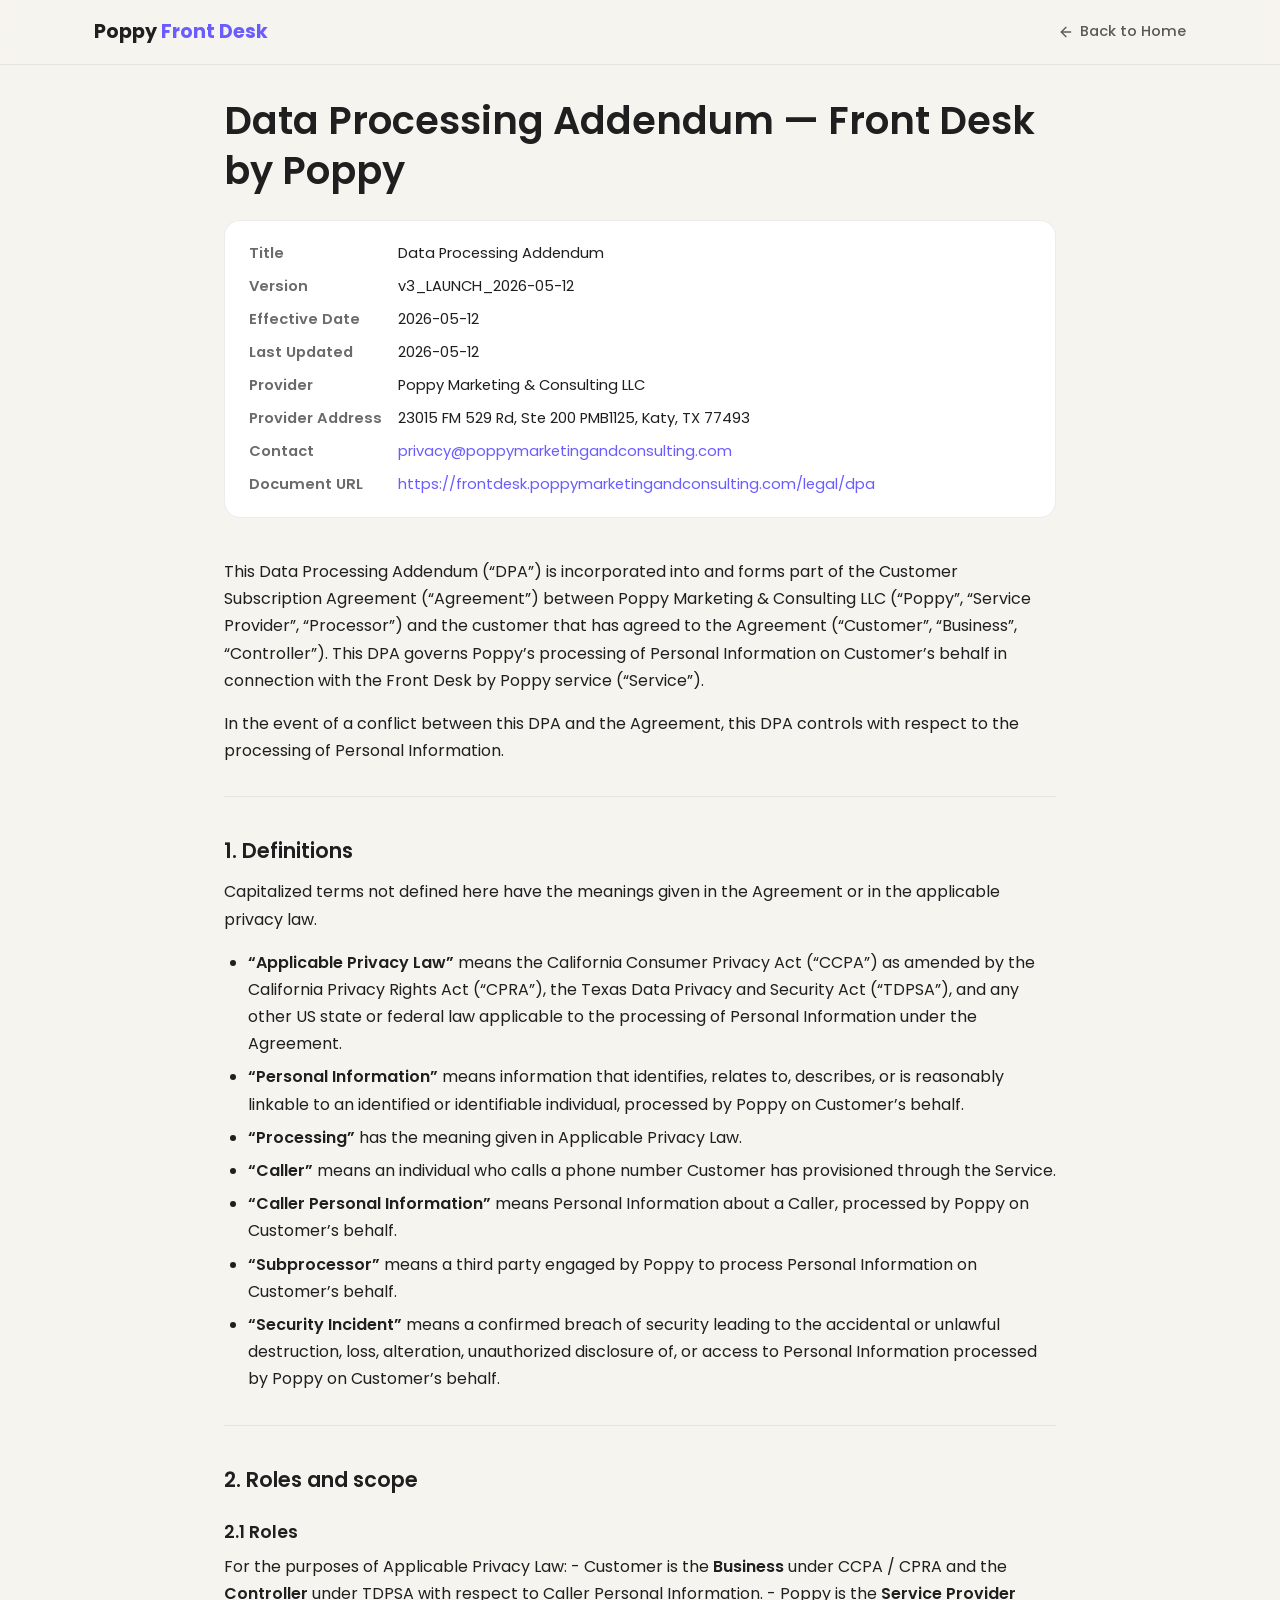
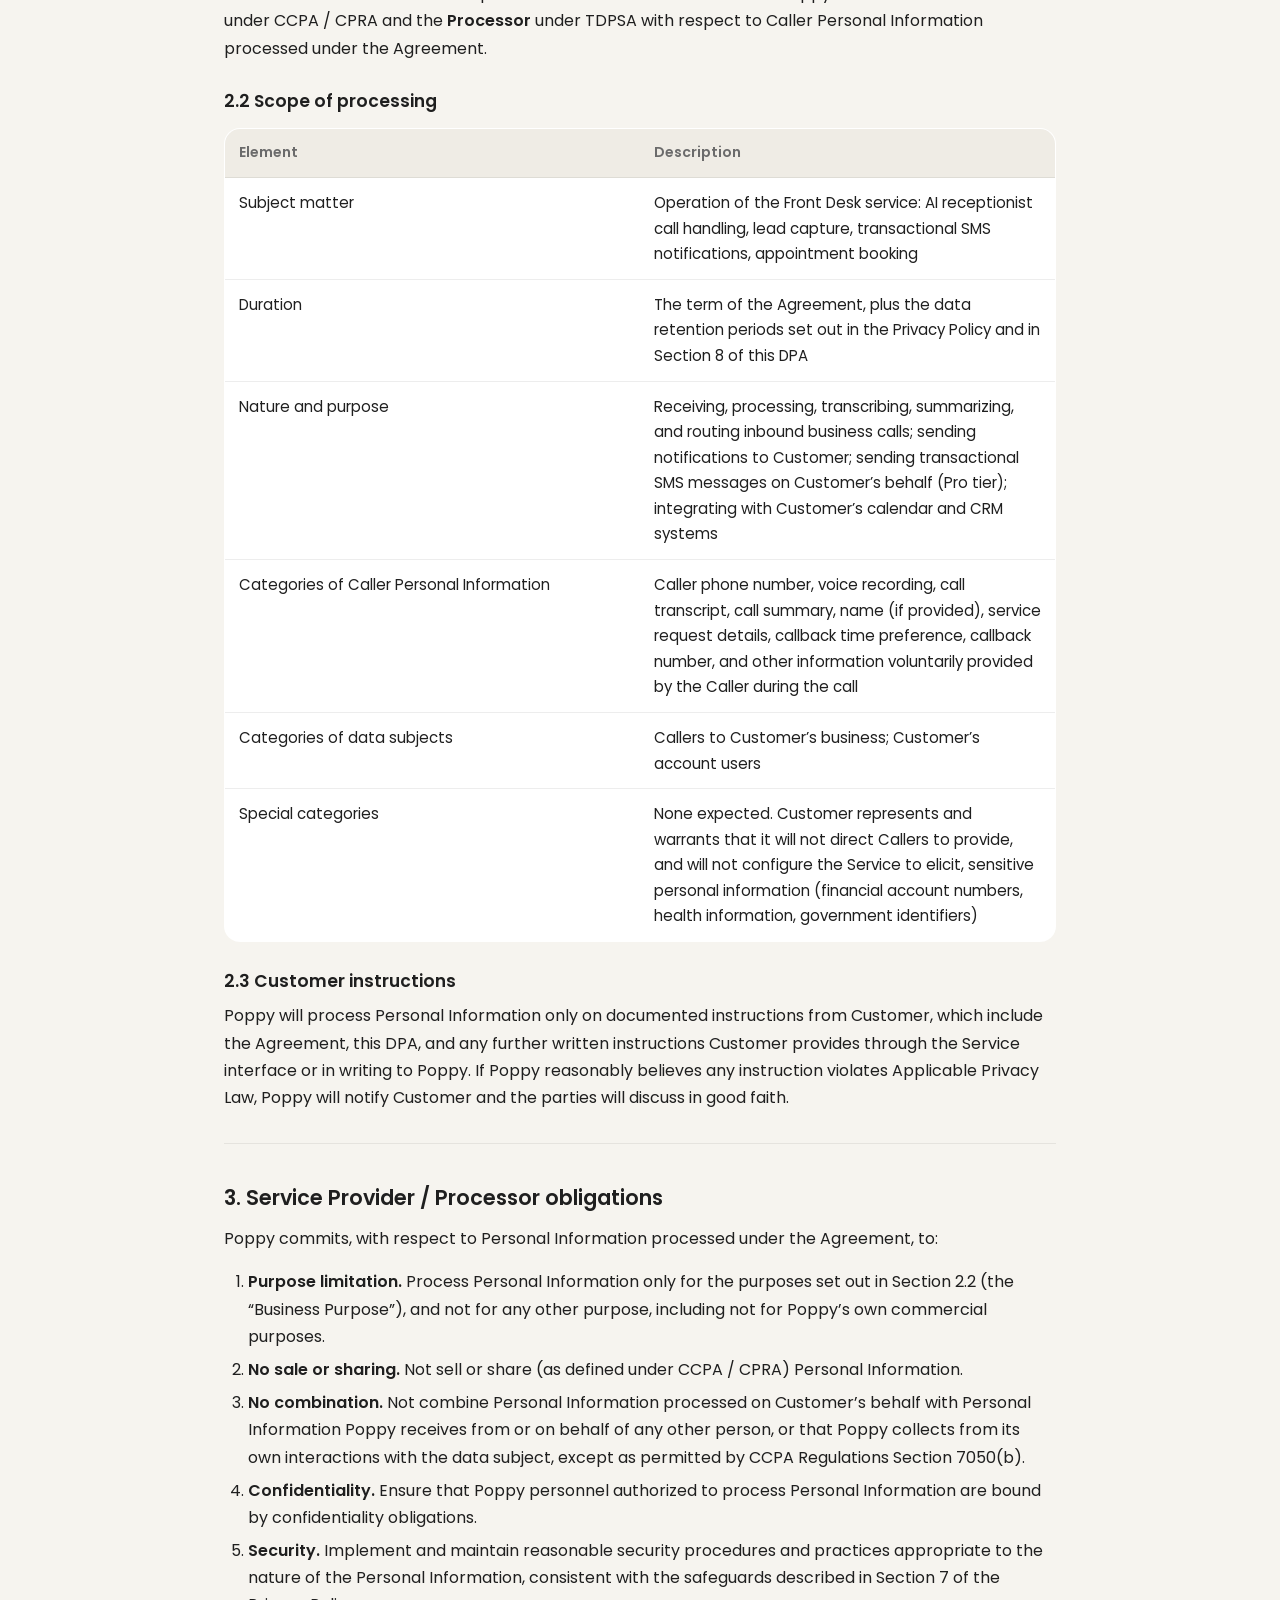
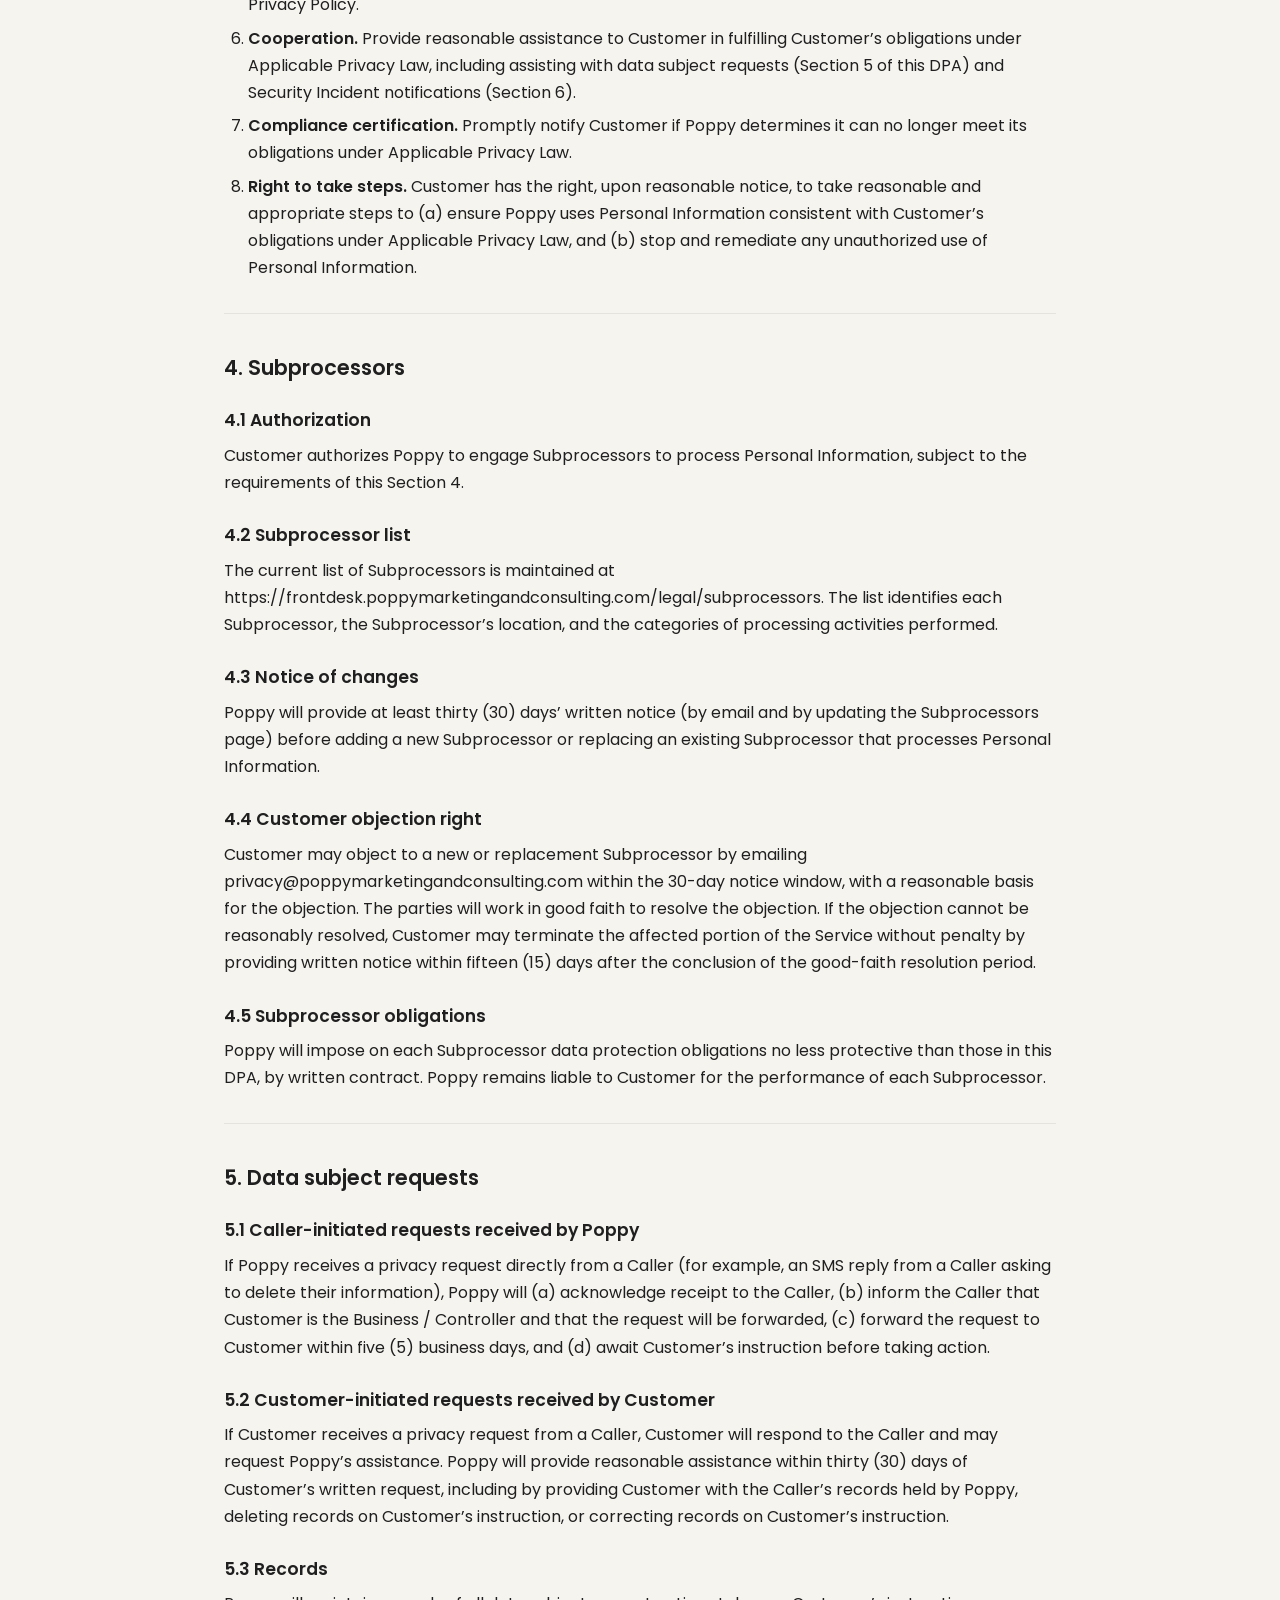
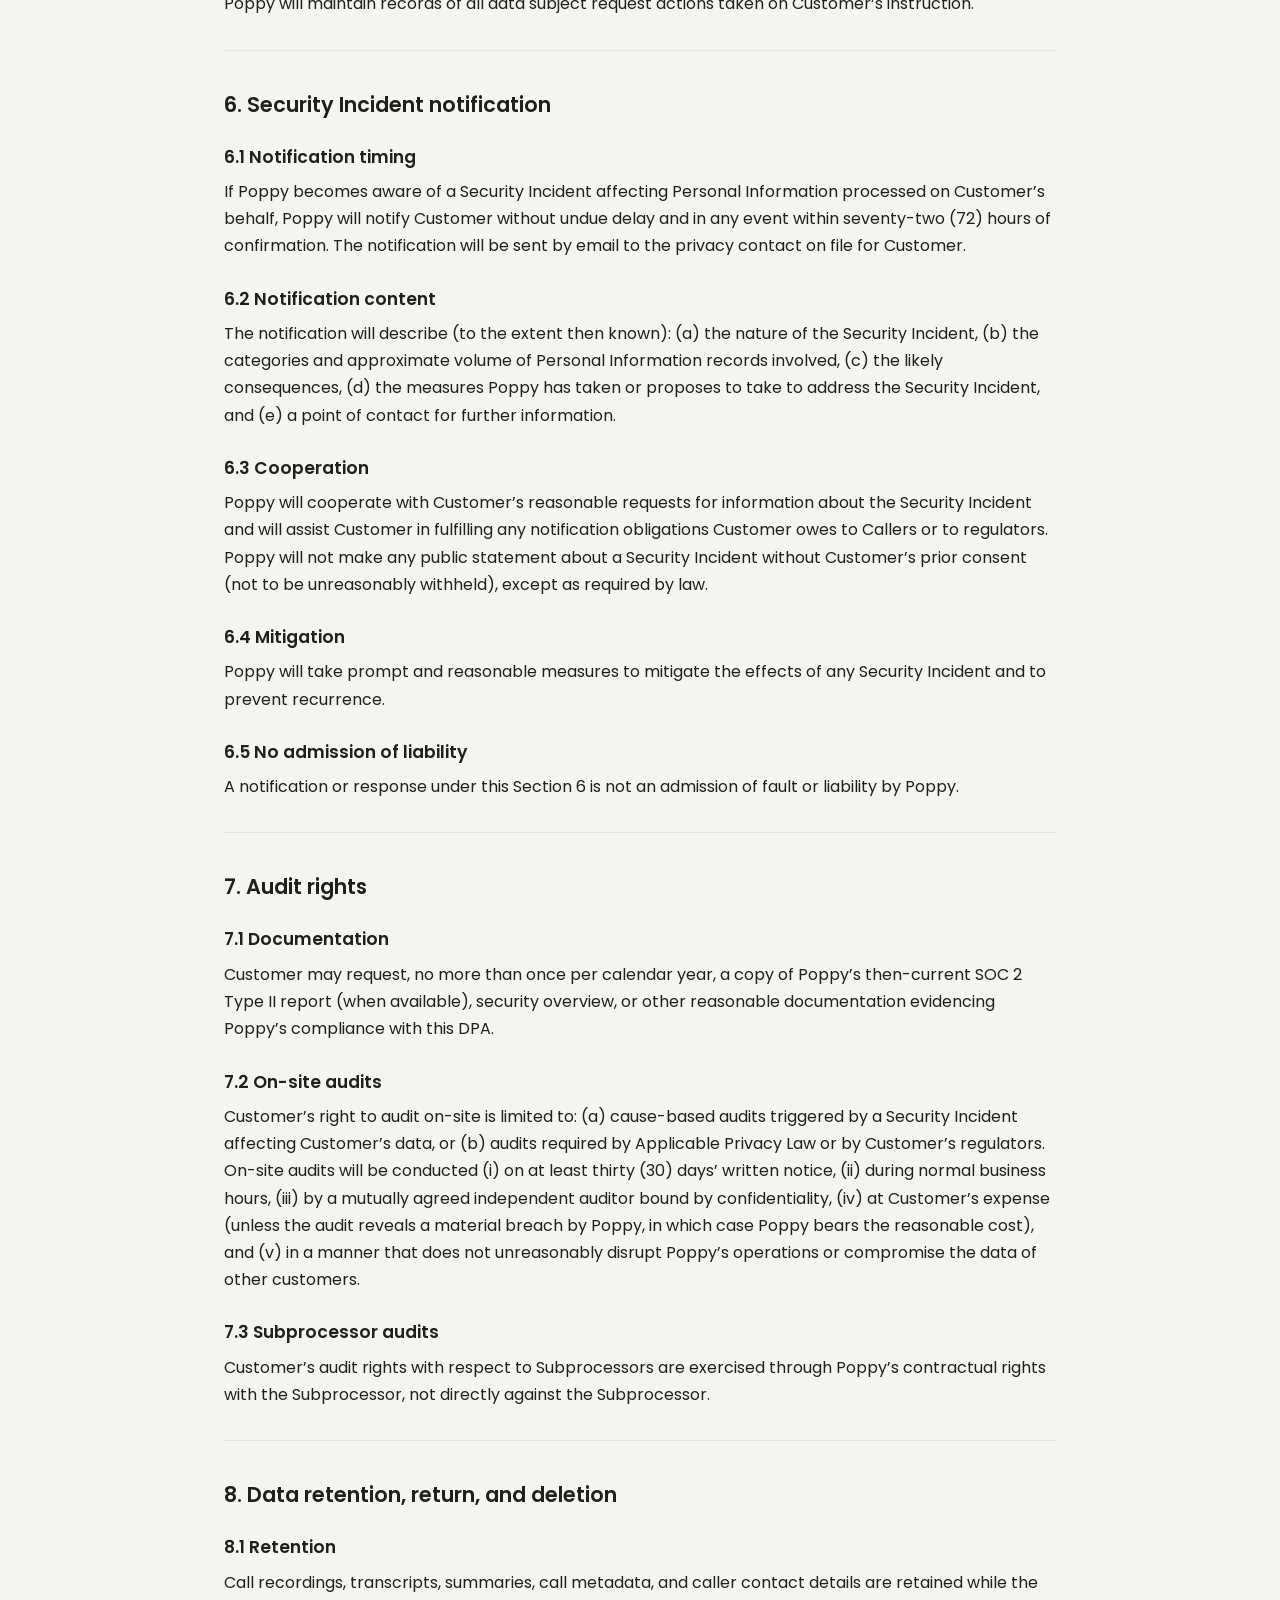
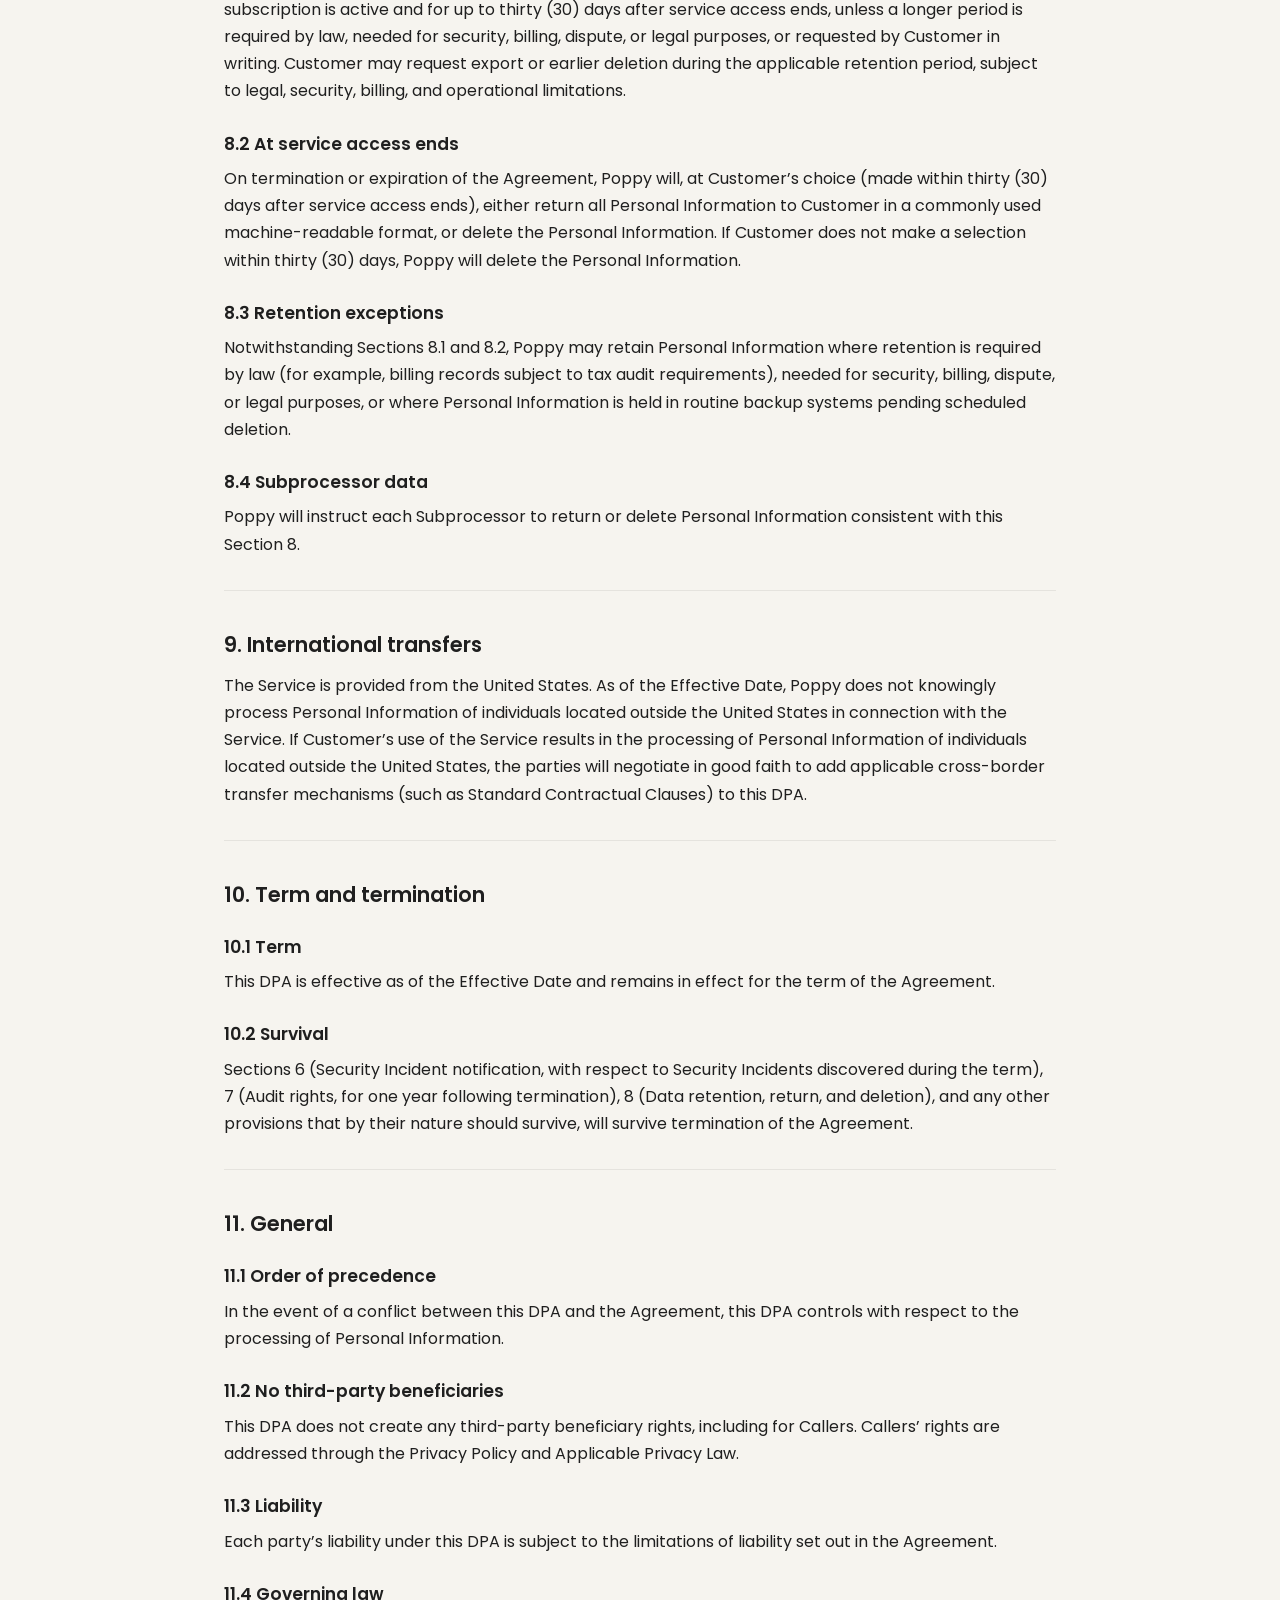
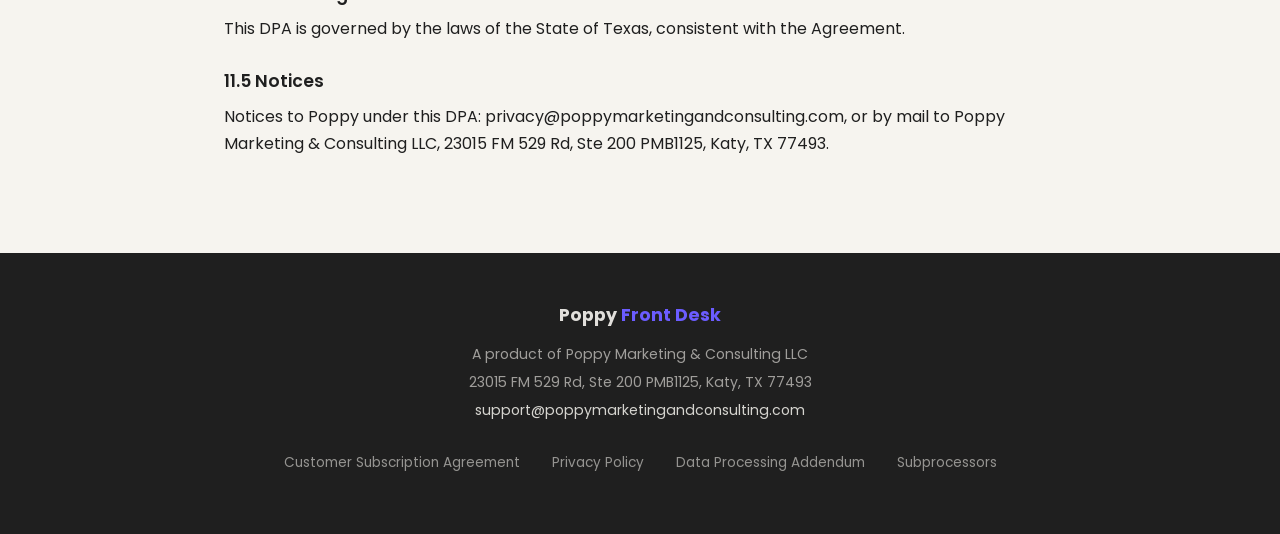
<file: legal/dpa.html>
<!DOCTYPE html>
<html lang="en">
<head>
  <meta charset="UTF-8">
  <meta name="viewport" content="width=device-width, initial-scale=1.0">
  <title>Data Processing Addendum — Front Desk by Poppy</title>
  <meta name="description" content="Data Processing Addendum for the Front Desk by Poppy service.">
  <link rel="canonical" href="https://frontdesk.poppymarketingandconsulting.com/legal/dpa">
  <meta name="robots" content="noindex, nofollow">

  <link rel="icon" type="image/svg+xml" href="/favicon.svg">
  <link rel="apple-touch-icon" href="/favicon.svg">

  <link rel="preconnect" href="https://fonts.googleapis.com">
  <link rel="preconnect" href="https://fonts.gstatic.com" crossorigin>
  <link href="https://fonts.googleapis.com/css2?family=Poppins:wght@300;400;500;600;700&display=swap" rel="stylesheet">

  <style>
    :root {
      --bg: #F6F4EF;
      --bg-alt: #EFECE5;
      --text: #1F1F1F;
      --text-muted: #5A5A5A;
      --text-meta: #6B6B6B;
      --accent: #6B5CFF;
      --accent-hover: #5A3DE8;
      --white: #FFFFFF;
      --border: rgba(31, 31, 31, 0.08);
      --shadow-sm: 0 2px 12px rgba(31, 31, 31, 0.04);
      --radius: 24px;
      --radius-sm: 16px;
      --font-display: 'Poppins', sans-serif;
      --font-body: 'Poppins', sans-serif;
      --max-width: 880px;
    }

    *, *::before, *::after { box-sizing: border-box; margin: 0; padding: 0; }
    html { scroll-behavior: smooth; font-size: 16px; }

    body {
      font-family: var(--font-body);
      color: var(--text);
      background: var(--bg);
      line-height: 1.7;
      -webkit-font-smoothing: antialiased;
    }

    a { color: var(--accent); text-decoration: none; transition: color 0.2s; }
    a:hover { color: var(--accent-hover); text-decoration: underline; }

    .container { max-width: var(--max-width); margin: 0 auto; padding: 0 24px; }

    h1, h2, h3, h4 { font-family: var(--font-display); font-weight: 600; line-height: 1.3; color: var(--text); }

    nav {
      position: fixed;
      top: 0;
      left: 0;
      right: 0;
      z-index: 1000;
      background: rgba(246, 244, 239, 0.92);
      backdrop-filter: blur(12px);
      -webkit-backdrop-filter: blur(12px);
      border-bottom: 1px solid var(--border);
    }

    .nav-inner {
      max-width: 1140px;
      margin: 0 auto;
      padding: 0 24px;
      display: flex;
      align-items: center;
      justify-content: space-between;
      height: 64px;
    }

    .nav-logo {
      font-family: var(--font-display);
      font-weight: 700;
      font-size: 1.2rem;
      color: var(--text);
    }

    .nav-logo span { color: var(--accent); }
    .nav-logo:hover { color: var(--text); text-decoration: none; }

    .nav-back {
      font-family: var(--font-body);
      font-size: 0.92rem;
      font-weight: 500;
      color: var(--text-muted);
      display: flex;
      align-items: center;
      gap: 6px;
    }

    .nav-back:hover { color: var(--accent); text-decoration: none; }

    .legal-wrapper {
      padding-top: 96px;
      padding-bottom: 80px;
    }

    .legal-title {
      font-size: clamp(1.8rem, 4vw, 2.4rem);
      margin-bottom: 24px;
      color: var(--text);
    }

    .metadata-block {
      background: var(--white);
      border: 1px solid var(--border);
      border-radius: var(--radius-sm);
      padding: 20px 24px;
      margin-bottom: 40px;
      font-size: 0.92rem;
    }

    .metadata-block dl {
      display: grid;
      grid-template-columns: max-content 1fr;
      gap: 8px 16px;
    }

    .metadata-block dt {
      font-weight: 600;
      color: var(--text-meta);
    }

    .metadata-block dd { color: var(--text); word-break: break-word; }

    .legal-body h2 {
      font-size: 1.3rem;
      margin-top: 40px;
      margin-bottom: 14px;
    }

    .legal-body h3 {
      font-size: 1.08rem;
      margin-top: 28px;
      margin-bottom: 10px;
    }

    .legal-body h4 {
      font-size: 1rem;
      margin-top: 22px;
      margin-bottom: 8px;
    }

    .legal-body p,
    .legal-body ul,
    .legal-body ol {
      font-size: 1rem;
      color: var(--text);
      margin-bottom: 16px;
    }

    .legal-body ul,
    .legal-body ol { padding-left: 24px; }

    .legal-body li { margin-bottom: 6px; }

    .legal-body strong { color: var(--text); font-weight: 600; }

    .legal-body blockquote {
      border-left: 3px solid var(--accent);
      padding: 8px 16px;
      margin: 16px 0;
      color: var(--text);
      background: var(--bg-alt);
      border-radius: 0 var(--radius-sm) var(--radius-sm) 0;
      font-style: italic;
    }

    .legal-body blockquote p { margin-bottom: 0; }

    .legal-body table {
      width: 100%;
      border-collapse: collapse;
      margin: 16px 0;
      font-size: 0.94rem;
      background: var(--white);
      border: 1px solid var(--border);
      border-radius: var(--radius-sm);
      overflow: hidden;
    }

    .legal-body th,
    .legal-body td {
      padding: 12px 14px;
      border-bottom: 1px solid var(--border);
      text-align: left;
      vertical-align: top;
    }

    .legal-body th {
      background: var(--bg-alt);
      font-weight: 600;
      font-size: 0.88rem;
      color: var(--text-meta);
    }

    .legal-body tr:last-child td { border-bottom: none; }

    .legal-body hr {
      border: none;
      border-top: 1px solid var(--border);
      margin: 32px 0;
    }

    .legal-body code {
      background: var(--bg-alt);
      padding: 1px 6px;
      border-radius: 4px;
      font-family: ui-monospace, 'SF Mono', Menlo, monospace;
      font-size: 0.92em;
    }

    footer {
      padding: 48px 0;
      background: var(--text);
      color: rgba(246, 244, 239, 0.6);
      text-align: center;
    }

    footer .footer-brand {
      font-family: var(--font-display);
      font-weight: 700;
      font-size: 1.1rem;
      color: rgba(246, 244, 239, 0.9);
      margin-bottom: 12px;
    }

    footer .footer-brand span { color: var(--accent); }

    footer p {
      font-size: 0.88rem;
      line-height: 1.7;
      margin-bottom: 4px;
    }

    footer a {
      color: rgba(246, 244, 239, 0.85);
      transition: color 0.2s;
    }

    footer a:hover { color: #FFFFFF; text-decoration: none; }

    footer .footer-links {
      margin-top: 16px;
      display: flex;
      gap: 24px;
      justify-content: center;
      flex-wrap: wrap;
    }

    footer .footer-links a {
      font-size: 0.85rem;
      color: rgba(246, 244, 239, 0.55);
      padding: 12px 4px;
    }

    footer .footer-links a:hover { color: #FFFFFF; }

    @media (max-width: 640px) {
      .footer-links { flex-direction: column; gap: 8px; }
      .metadata-block dl { grid-template-columns: 1fr; }
      .metadata-block dd { margin-bottom: 8px; }
    }

    @media print {
      nav, footer { display: none; }
      body { background: white; }
      .legal-wrapper { padding-top: 0; }
      .metadata-block { break-inside: avoid; }
      h2 { break-after: avoid; }
    }
  </style>
</head>
<body>

  <nav>
    <div class="nav-inner">
      <a href="/" class="nav-logo">Poppy <span>Front Desk</span></a>
      <a href="/" class="nav-back">
        <svg xmlns="http://www.w3.org/2000/svg" width="16" height="16" viewBox="0 0 24 24" fill="none" stroke="currentColor" stroke-width="2" stroke-linecap="round" stroke-linejoin="round"><line x1="19" y1="12" x2="5" y2="12"/><polyline points="12 19 5 12 12 5"/></svg>
        Back to Home
      </a>
    </div>
  </nav>

  <div class="legal-wrapper">
    <div class="container">
      <h1 class="legal-title">Data Processing Addendum — Front Desk by Poppy</h1>

      <div class="metadata-block">
        <dl>
          <dt>Title</dt><dd>Data Processing Addendum</dd>
          <dt>Version</dt><dd>v3_LAUNCH_2026-05-12</dd>
          <dt>Effective Date</dt><dd>2026-05-12</dd>
          <dt>Last Updated</dt><dd>2026-05-12</dd>
          <dt>Provider</dt><dd>Poppy Marketing &amp; Consulting LLC</dd>
          <dt>Provider Address</dt><dd>23015 FM 529 Rd, Ste 200 PMB1125, Katy, TX 77493</dd>
          <dt>Contact</dt><dd><a href="mailto:privacy@poppymarketingandconsulting.com">privacy@poppymarketingandconsulting.com</a></dd>
          <dt>Document URL</dt><dd><a href="https://frontdesk.poppymarketingandconsulting.com/legal/dpa">https://frontdesk.poppymarketingandconsulting.com/legal/dpa</a></dd>
        </dl>
      </div>

      <div class="legal-body">
<p>This Data Processing Addendum (“DPA”) is incorporated into and forms part of the Customer Subscription Agreement (“Agreement”) between Poppy Marketing &amp; Consulting LLC (“Poppy”, “Service Provider”, “Processor”) and the customer that has agreed to the Agreement (“Customer”, “Business”, “Controller”). This DPA governs Poppy’s processing of Personal Information on Customer’s behalf in connection with the Front Desk by Poppy service (“Service”).</p>
<p>In the event of a conflict between this DPA and the Agreement, this DPA controls with respect to the processing of Personal Information.</p>
<hr />
<h2 id="definitions">1. Definitions</h2>
<p>Capitalized terms not defined here have the meanings given in the Agreement or in the applicable privacy law.</p>
<ul>
<li><strong>“Applicable Privacy Law”</strong> means the California Consumer Privacy Act (“CCPA”) as amended by the California Privacy Rights Act (“CPRA”), the Texas Data Privacy and Security Act (“TDPSA”), and any other US state or federal law applicable to the processing of Personal Information under the Agreement.</li>
<li><strong>“Personal Information”</strong> means information that identifies, relates to, describes, or is reasonably linkable to an identified or identifiable individual, processed by Poppy on Customer’s behalf.</li>
<li><strong>“Processing”</strong> has the meaning given in Applicable Privacy Law.</li>
<li><strong>“Caller”</strong> means an individual who calls a phone number Customer has provisioned through the Service.</li>
<li><strong>“Caller Personal Information”</strong> means Personal Information about a Caller, processed by Poppy on Customer’s behalf.</li>
<li><strong>“Subprocessor”</strong> means a third party engaged by Poppy to process Personal Information on Customer’s behalf.</li>
<li><strong>“Security Incident”</strong> means a confirmed breach of security leading to the accidental or unlawful destruction, loss, alteration, unauthorized disclosure of, or access to Personal Information processed by Poppy on Customer’s behalf.</li>
</ul>
<hr />
<h2 id="roles-and-scope">2. Roles and scope</h2>
<h3 id="roles">2.1 Roles</h3>
<p>For the purposes of Applicable Privacy Law: - Customer is the <strong>Business</strong> under CCPA / CPRA and the <strong>Controller</strong> under TDPSA with respect to Caller Personal Information. - Poppy is the <strong>Service Provider</strong> under CCPA / CPRA and the <strong>Processor</strong> under TDPSA with respect to Caller Personal Information processed under the Agreement.</p>
<h3 id="scope-of-processing">2.2 Scope of processing</h3>
<table>
<colgroup>
<col style="width: 50%" />
<col style="width: 50%" />
</colgroup>
<thead>
<tr>
<th>Element</th>
<th>Description</th>
</tr>
</thead>
<tbody>
<tr>
<td>Subject matter</td>
<td>Operation of the Front Desk service: AI receptionist call handling, lead capture, transactional SMS notifications, appointment booking</td>
</tr>
<tr>
<td>Duration</td>
<td>The term of the Agreement, plus the data retention periods set out in the Privacy Policy and in Section 8 of this DPA</td>
</tr>
<tr>
<td>Nature and purpose</td>
<td>Receiving, processing, transcribing, summarizing, and routing inbound business calls; sending notifications to Customer; sending transactional SMS messages on Customer’s behalf (Pro tier); integrating with Customer’s calendar and CRM systems</td>
</tr>
<tr>
<td>Categories of Caller Personal Information</td>
<td>Caller phone number, voice recording, call transcript, call summary, name (if provided), service request details, callback time preference, callback number, and other information voluntarily provided by the Caller during the call</td>
</tr>
<tr>
<td>Categories of data subjects</td>
<td>Callers to Customer’s business; Customer’s account users</td>
</tr>
<tr>
<td>Special categories</td>
<td>None expected. Customer represents and warrants that it will not direct Callers to provide, and will not configure the Service to elicit, sensitive personal information (financial account numbers, health information, government identifiers)</td>
</tr>
</tbody>
</table>
<h3 id="customer-instructions">2.3 Customer instructions</h3>
<p>Poppy will process Personal Information only on documented instructions from Customer, which include the Agreement, this DPA, and any further written instructions Customer provides through the Service interface or in writing to Poppy. If Poppy reasonably believes any instruction violates Applicable Privacy Law, Poppy will notify Customer and the parties will discuss in good faith.</p>
<hr />
<h2 id="service-provider-processor-obligations">3. Service Provider / Processor obligations</h2>
<p>Poppy commits, with respect to Personal Information processed under the Agreement, to:</p>
<ol type="1">
<li><strong>Purpose limitation.</strong> Process Personal Information only for the purposes set out in Section 2.2 (the “Business Purpose”), and not for any other purpose, including not for Poppy’s own commercial purposes.</li>
<li><strong>No sale or sharing.</strong> Not sell or share (as defined under CCPA / CPRA) Personal Information.</li>
<li><strong>No combination.</strong> Not combine Personal Information processed on Customer’s behalf with Personal Information Poppy receives from or on behalf of any other person, or that Poppy collects from its own interactions with the data subject, except as permitted by CCPA Regulations Section 7050(b).</li>
<li><strong>Confidentiality.</strong> Ensure that Poppy personnel authorized to process Personal Information are bound by confidentiality obligations.</li>
<li><strong>Security.</strong> Implement and maintain reasonable security procedures and practices appropriate to the nature of the Personal Information, consistent with the safeguards described in Section 7 of the Privacy Policy.</li>
<li><strong>Cooperation.</strong> Provide reasonable assistance to Customer in fulfilling Customer’s obligations under Applicable Privacy Law, including assisting with data subject requests (Section 5 of this DPA) and Security Incident notifications (Section 6).</li>
<li><strong>Compliance certification.</strong> Promptly notify Customer if Poppy determines it can no longer meet its obligations under Applicable Privacy Law.</li>
<li><strong>Right to take steps.</strong> Customer has the right, upon reasonable notice, to take reasonable and appropriate steps to (a) ensure Poppy uses Personal Information consistent with Customer’s obligations under Applicable Privacy Law, and (b) stop and remediate any unauthorized use of Personal Information.</li>
</ol>
<hr />
<h2 id="subprocessors">4. Subprocessors</h2>
<h3 id="authorization">4.1 Authorization</h3>
<p>Customer authorizes Poppy to engage Subprocessors to process Personal Information, subject to the requirements of this Section 4.</p>
<h3 id="subprocessor-list">4.2 Subprocessor list</h3>
<p>The current list of Subprocessors is maintained at https://frontdesk.poppymarketingandconsulting.com/legal/subprocessors. The list identifies each Subprocessor, the Subprocessor’s location, and the categories of processing activities performed.</p>
<h3 id="notice-of-changes">4.3 Notice of changes</h3>
<p>Poppy will provide at least thirty (30) days’ written notice (by email and by updating the Subprocessors page) before adding a new Subprocessor or replacing an existing Subprocessor that processes Personal Information.</p>
<h3 id="customer-objection-right">4.4 Customer objection right</h3>
<p>Customer may object to a new or replacement Subprocessor by emailing privacy@poppymarketingandconsulting.com within the 30-day notice window, with a reasonable basis for the objection. The parties will work in good faith to resolve the objection. If the objection cannot be reasonably resolved, Customer may terminate the affected portion of the Service without penalty by providing written notice within fifteen (15) days after the conclusion of the good-faith resolution period.</p>
<h3 id="subprocessor-obligations">4.5 Subprocessor obligations</h3>
<p>Poppy will impose on each Subprocessor data protection obligations no less protective than those in this DPA, by written contract. Poppy remains liable to Customer for the performance of each Subprocessor.</p>
<hr />
<h2 id="data-subject-requests">5. Data subject requests</h2>
<h3 id="caller-initiated-requests-received-by-poppy">5.1 Caller-initiated requests received by Poppy</h3>
<p>If Poppy receives a privacy request directly from a Caller (for example, an SMS reply from a Caller asking to delete their information), Poppy will (a) acknowledge receipt to the Caller, (b) inform the Caller that Customer is the Business / Controller and that the request will be forwarded, (c) forward the request to Customer within five (5) business days, and (d) await Customer’s instruction before taking action.</p>
<h3 id="customer-initiated-requests-received-by-customer">5.2 Customer-initiated requests received by Customer</h3>
<p>If Customer receives a privacy request from a Caller, Customer will respond to the Caller and may request Poppy’s assistance. Poppy will provide reasonable assistance within thirty (30) days of Customer’s written request, including by providing Customer with the Caller’s records held by Poppy, deleting records on Customer’s instruction, or correcting records on Customer’s instruction.</p>
<h3 id="records">5.3 Records</h3>
<p>Poppy will maintain records of all data subject request actions taken on Customer’s instruction.</p>
<hr />
<h2 id="security-incident-notification">6. Security Incident notification</h2>
<h3 id="notification-timing">6.1 Notification timing</h3>
<p>If Poppy becomes aware of a Security Incident affecting Personal Information processed on Customer’s behalf, Poppy will notify Customer without undue delay and in any event within seventy-two (72) hours of confirmation. The notification will be sent by email to the privacy contact on file for Customer.</p>
<h3 id="notification-content">6.2 Notification content</h3>
<p>The notification will describe (to the extent then known): (a) the nature of the Security Incident, (b) the categories and approximate volume of Personal Information records involved, (c) the likely consequences, (d) the measures Poppy has taken or proposes to take to address the Security Incident, and (e) a point of contact for further information.</p>
<h3 id="cooperation">6.3 Cooperation</h3>
<p>Poppy will cooperate with Customer’s reasonable requests for information about the Security Incident and will assist Customer in fulfilling any notification obligations Customer owes to Callers or to regulators. Poppy will not make any public statement about a Security Incident without Customer’s prior consent (not to be unreasonably withheld), except as required by law.</p>
<h3 id="mitigation">6.4 Mitigation</h3>
<p>Poppy will take prompt and reasonable measures to mitigate the effects of any Security Incident and to prevent recurrence.</p>
<h3 id="no-admission-of-liability">6.5 No admission of liability</h3>
<p>A notification or response under this Section 6 is not an admission of fault or liability by Poppy.</p>
<hr />
<h2 id="audit-rights">7. Audit rights</h2>
<h3 id="documentation">7.1 Documentation</h3>
<p>Customer may request, no more than once per calendar year, a copy of Poppy’s then-current SOC 2 Type II report (when available), security overview, or other reasonable documentation evidencing Poppy’s compliance with this DPA.</p>
<h3 id="on-site-audits">7.2 On-site audits</h3>
<p>Customer’s right to audit on-site is limited to: (a) cause-based audits triggered by a Security Incident affecting Customer’s data, or (b) audits required by Applicable Privacy Law or by Customer’s regulators. On-site audits will be conducted (i) on at least thirty (30) days’ written notice, (ii) during normal business hours, (iii) by a mutually agreed independent auditor bound by confidentiality, (iv) at Customer’s expense (unless the audit reveals a material breach by Poppy, in which case Poppy bears the reasonable cost), and (v) in a manner that does not unreasonably disrupt Poppy’s operations or compromise the data of other customers.</p>
<h3 id="subprocessor-audits">7.3 Subprocessor audits</h3>
<p>Customer’s audit rights with respect to Subprocessors are exercised through Poppy’s contractual rights with the Subprocessor, not directly against the Subprocessor.</p>
<hr />
<h2 id="data-retention-return-and-deletion">8. Data retention, return, and deletion</h2>
<h3 id="retention">8.1 Retention</h3>
<p>Call recordings, transcripts, summaries, call metadata, and caller contact details are retained while the subscription is active and for up to thirty (30) days after service access ends, unless a longer period is required by law, needed for security, billing, dispute, or legal purposes, or requested by Customer in writing. Customer may request export or earlier deletion during the applicable retention period, subject to legal, security, billing, and operational limitations.</p>
<h3 id="at-service-access-ends">8.2 At service access ends</h3>
<p>On termination or expiration of the Agreement, Poppy will, at Customer’s choice (made within thirty (30) days after service access ends), either return all Personal Information to Customer in a commonly used machine-readable format, or delete the Personal Information. If Customer does not make a selection within thirty (30) days, Poppy will delete the Personal Information.</p>
<h3 id="retention-exceptions">8.3 Retention exceptions</h3>
<p>Notwithstanding Sections 8.1 and 8.2, Poppy may retain Personal Information where retention is required by law (for example, billing records subject to tax audit requirements), needed for security, billing, dispute, or legal purposes, or where Personal Information is held in routine backup systems pending scheduled deletion.</p>
<h3 id="subprocessor-data">8.4 Subprocessor data</h3>
<p>Poppy will instruct each Subprocessor to return or delete Personal Information consistent with this Section 8.</p>
<hr />
<h2 id="international-transfers">9. International transfers</h2>
<p>The Service is provided from the United States. As of the Effective Date, Poppy does not knowingly process Personal Information of individuals located outside the United States in connection with the Service. If Customer’s use of the Service results in the processing of Personal Information of individuals located outside the United States, the parties will negotiate in good faith to add applicable cross-border transfer mechanisms (such as Standard Contractual Clauses) to this DPA.</p>
<hr />
<h2 id="term-and-termination">10. Term and termination</h2>
<h3 id="term">10.1 Term</h3>
<p>This DPA is effective as of the Effective Date and remains in effect for the term of the Agreement.</p>
<h3 id="survival">10.2 Survival</h3>
<p>Sections 6 (Security Incident notification, with respect to Security Incidents discovered during the term), 7 (Audit rights, for one year following termination), 8 (Data retention, return, and deletion), and any other provisions that by their nature should survive, will survive termination of the Agreement.</p>
<hr />
<h2 id="general">11. General</h2>
<h3 id="order-of-precedence">11.1 Order of precedence</h3>
<p>In the event of a conflict between this DPA and the Agreement, this DPA controls with respect to the processing of Personal Information.</p>
<h3 id="no-third-party-beneficiaries">11.2 No third-party beneficiaries</h3>
<p>This DPA does not create any third-party beneficiary rights, including for Callers. Callers’ rights are addressed through the Privacy Policy and Applicable Privacy Law.</p>
<h3 id="liability">11.3 Liability</h3>
<p>Each party’s liability under this DPA is subject to the limitations of liability set out in the Agreement.</p>
<h3 id="governing-law">11.4 Governing law</h3>
<p>This DPA is governed by the laws of the State of Texas, consistent with the Agreement.</p>
<h3 id="notices">11.5 Notices</h3>
<p>Notices to Poppy under this DPA: privacy@poppymarketingandconsulting.com, or by mail to Poppy Marketing &amp; Consulting LLC, 23015 FM 529 Rd, Ste 200 PMB1125, Katy, TX 77493.</p>

      </div>
    </div>
  </div>

  <footer>
    <div class="container">
      <div class="footer-brand">Poppy <span>Front Desk</span></div>
      <p>A product of Poppy Marketing &amp; Consulting LLC</p>
      <p>23015 FM 529 Rd, Ste 200 PMB1125, Katy, TX 77493</p>
      <p><a href="mailto:support@poppymarketingandconsulting.com">support@poppymarketingandconsulting.com</a></p>
      <div class="footer-links">
        <a href="/legal/customer-subscription-agreement">Customer Subscription Agreement</a>
        <a href="/legal/privacy">Privacy Policy</a>
        <a href="/legal/dpa">Data Processing Addendum</a>
        <a href="/legal/subprocessors">Subprocessors</a>
      </div>
    </div>
  </footer>

</body>
</html>
</file>
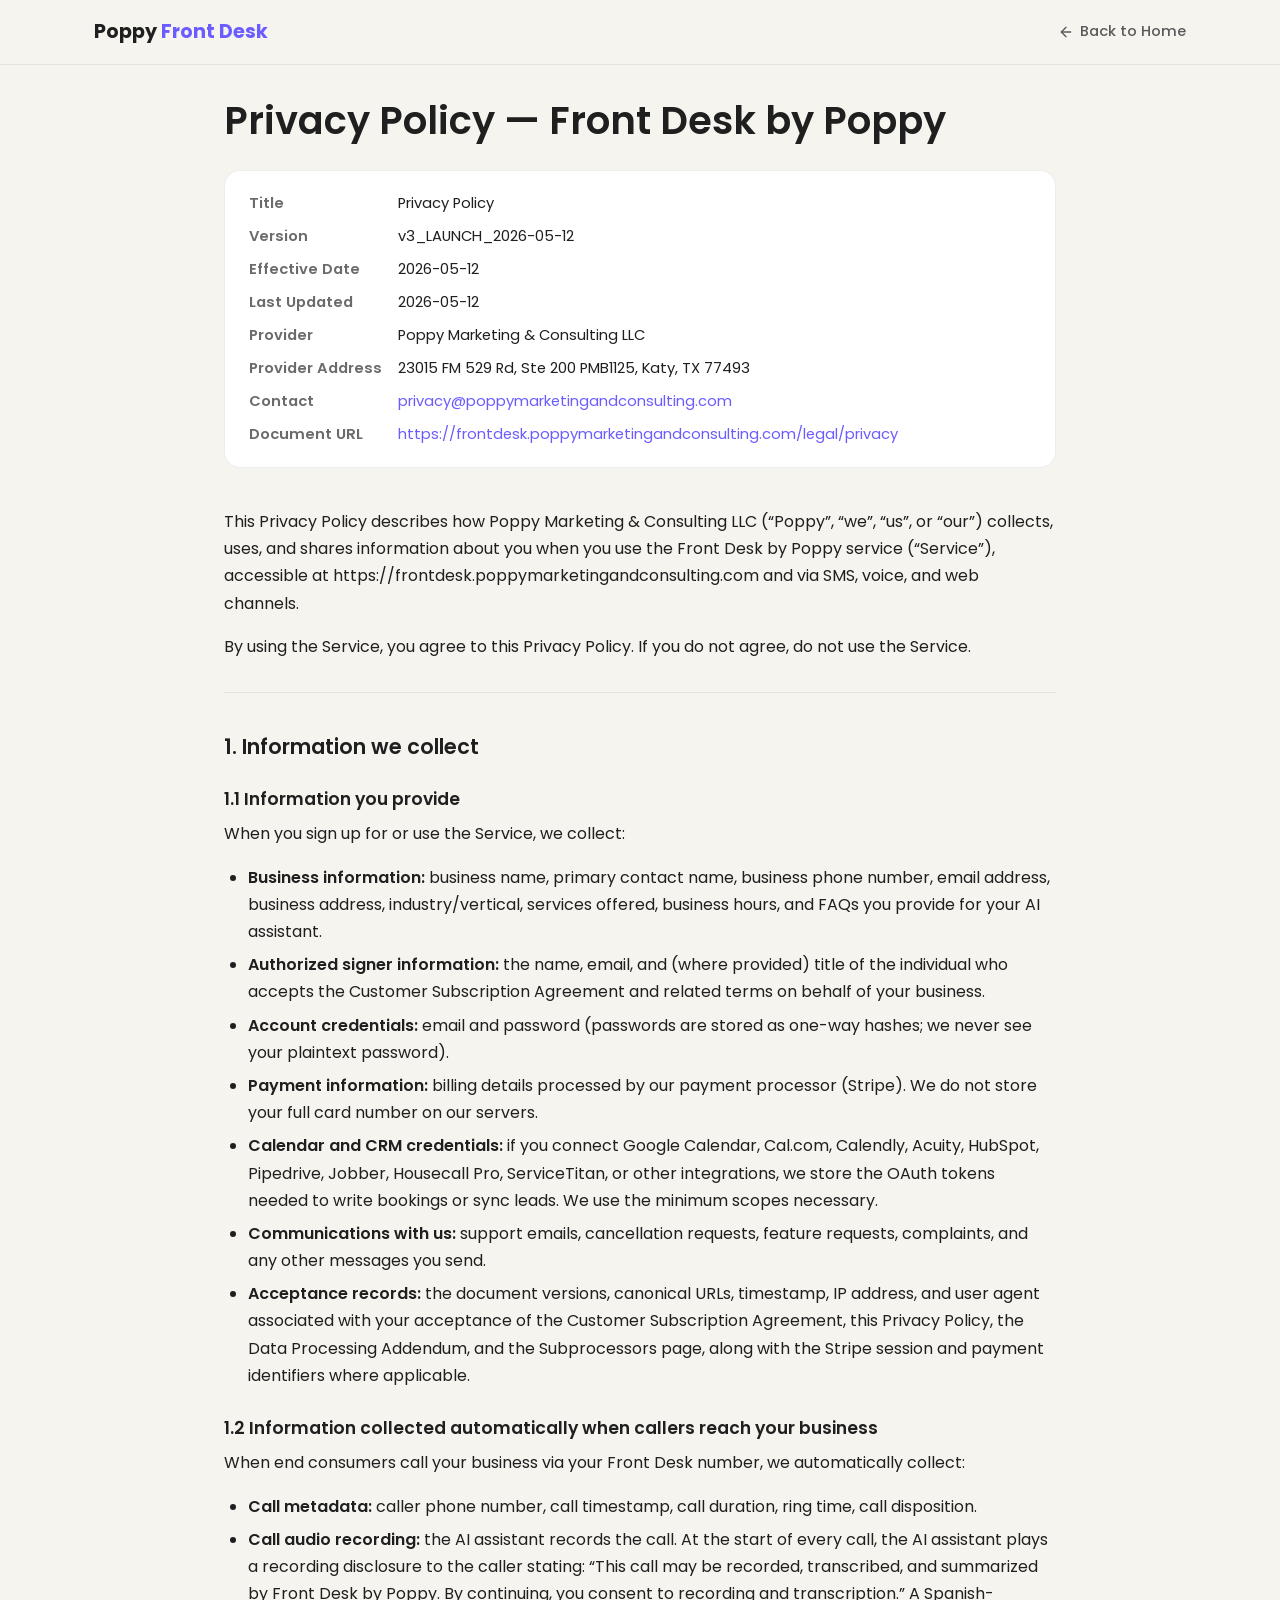
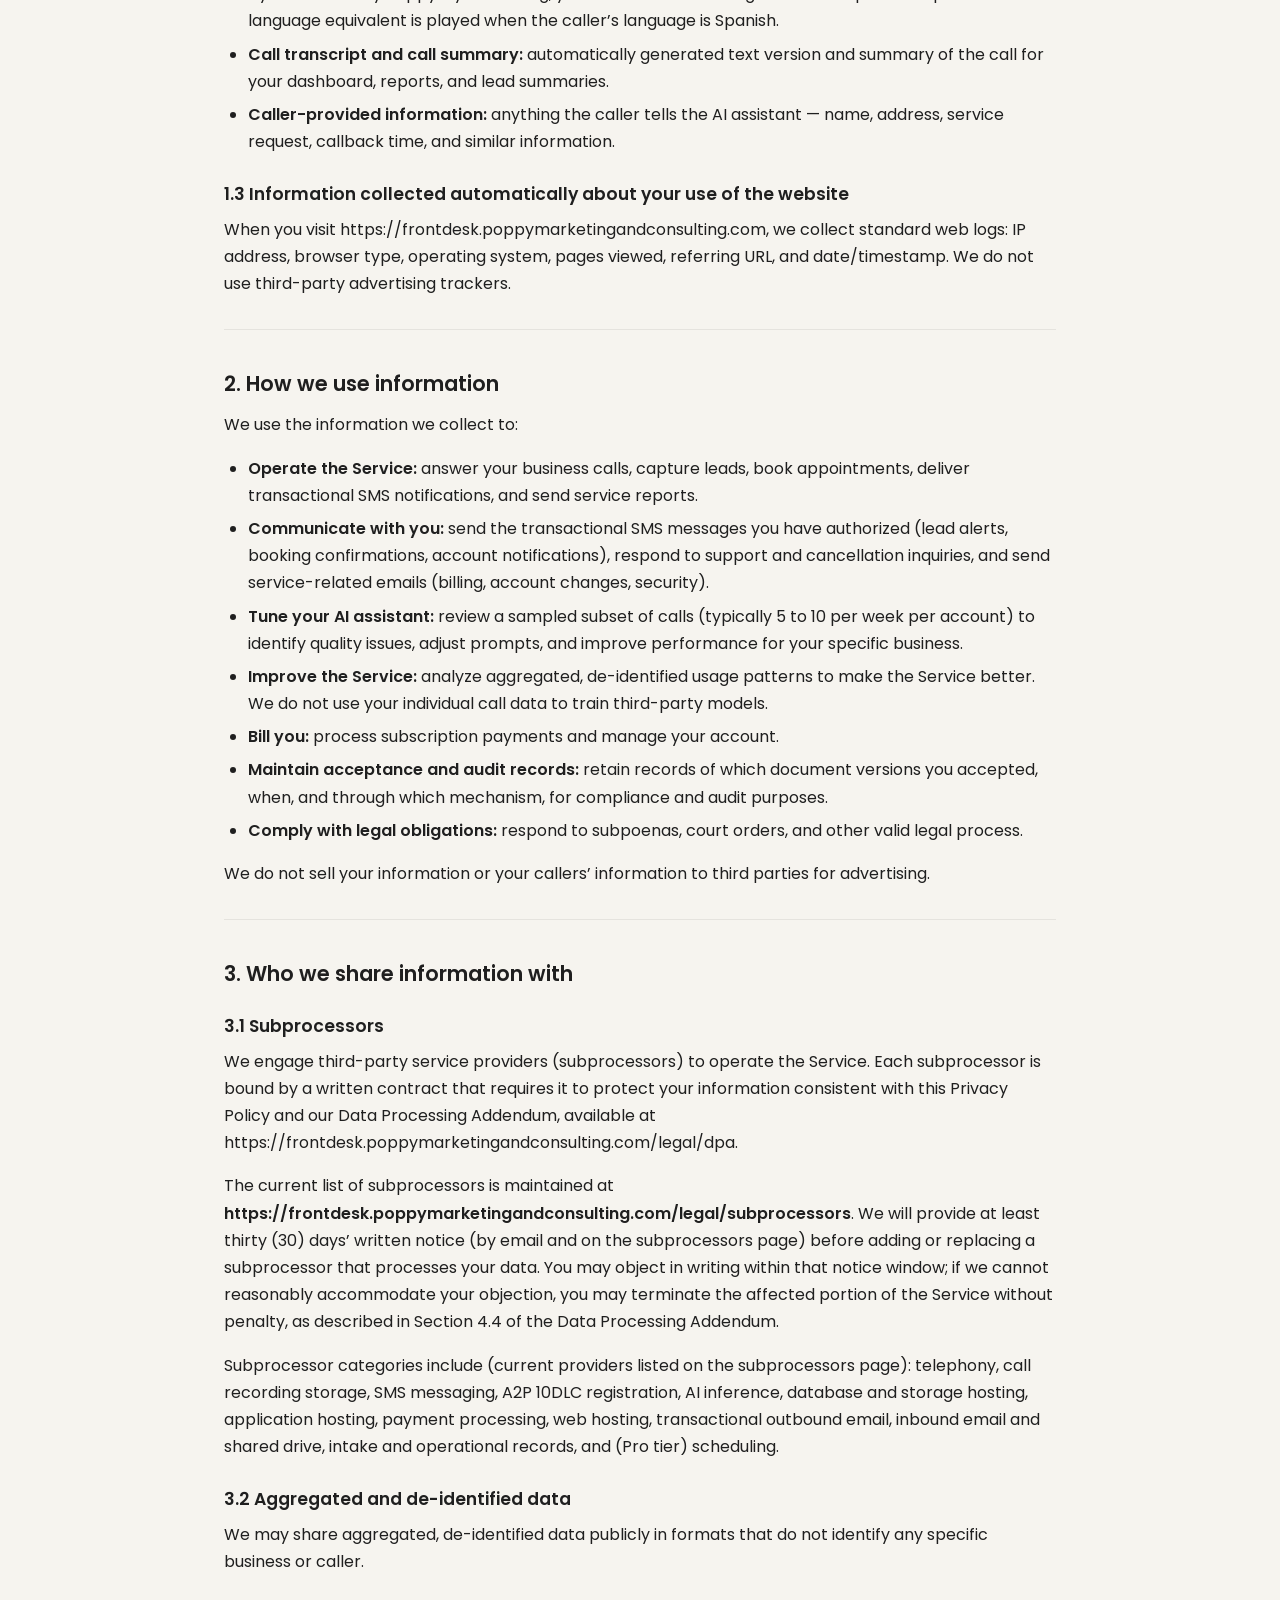
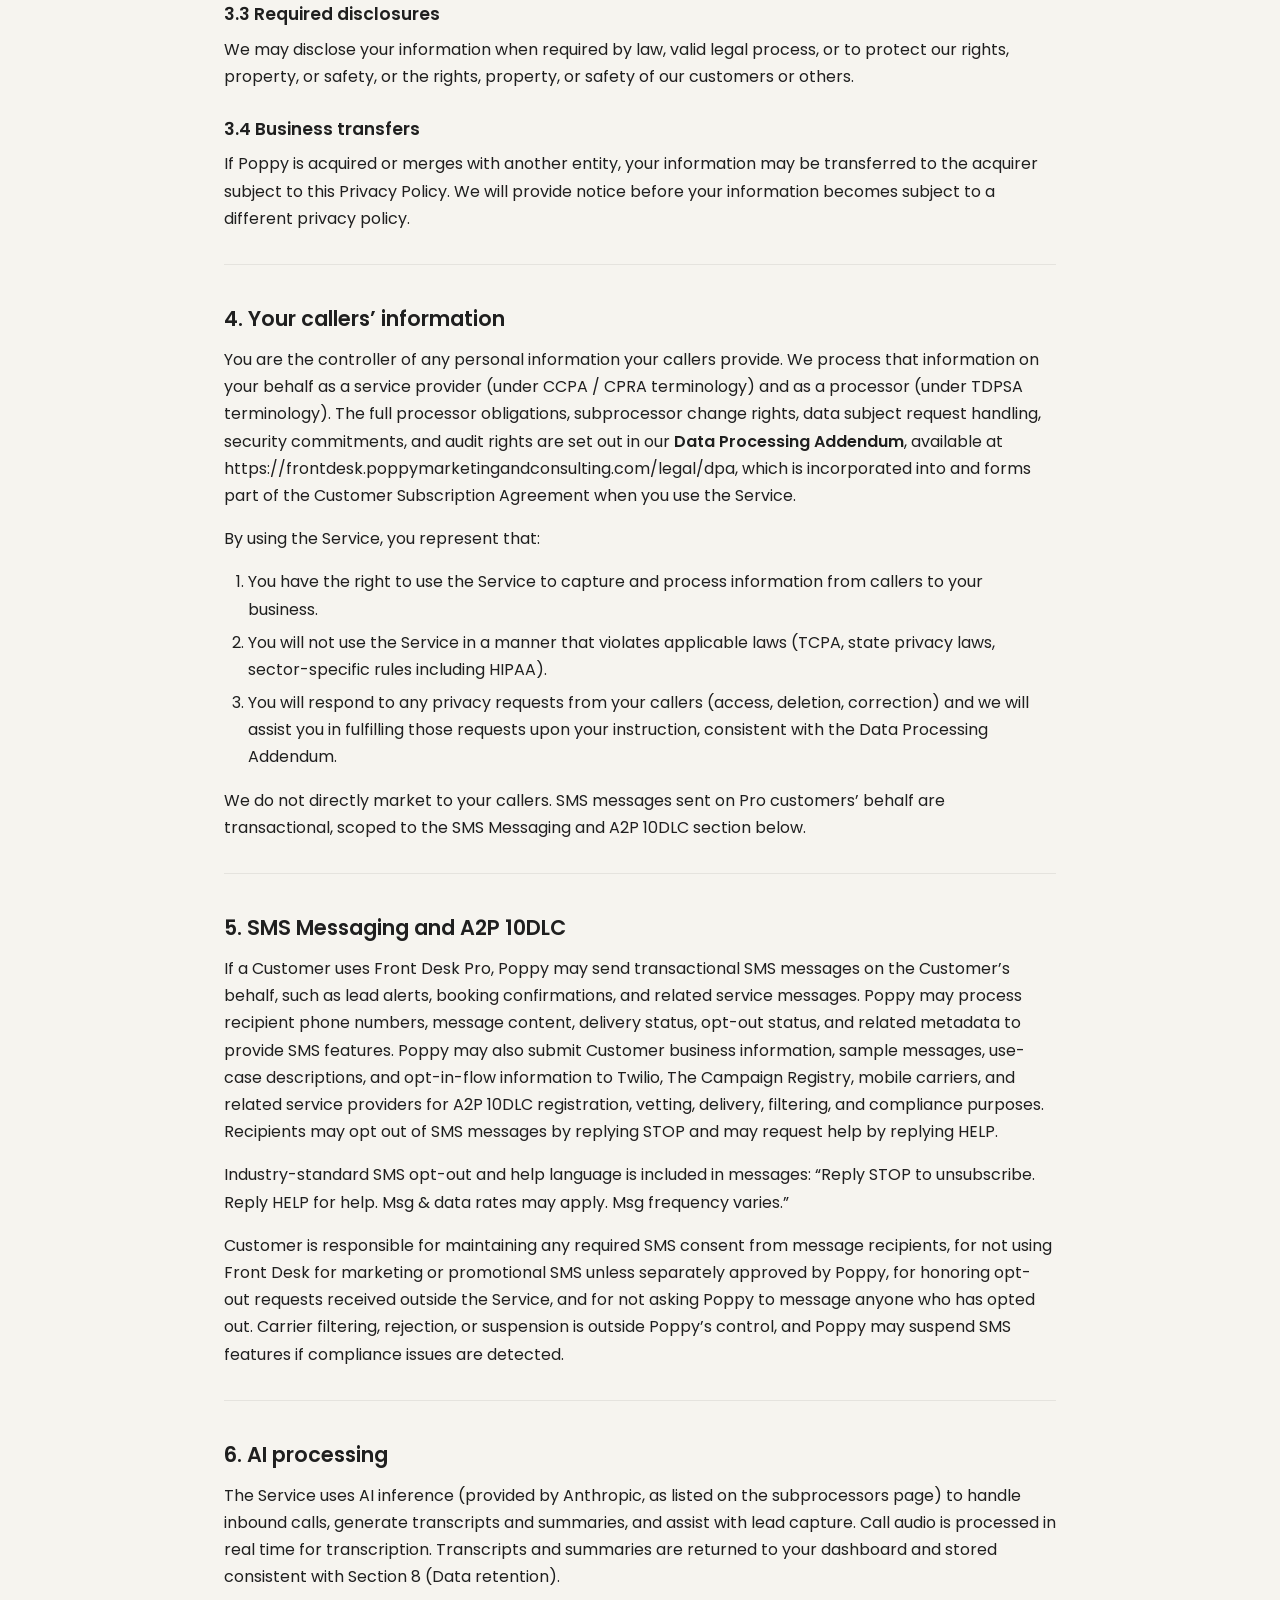
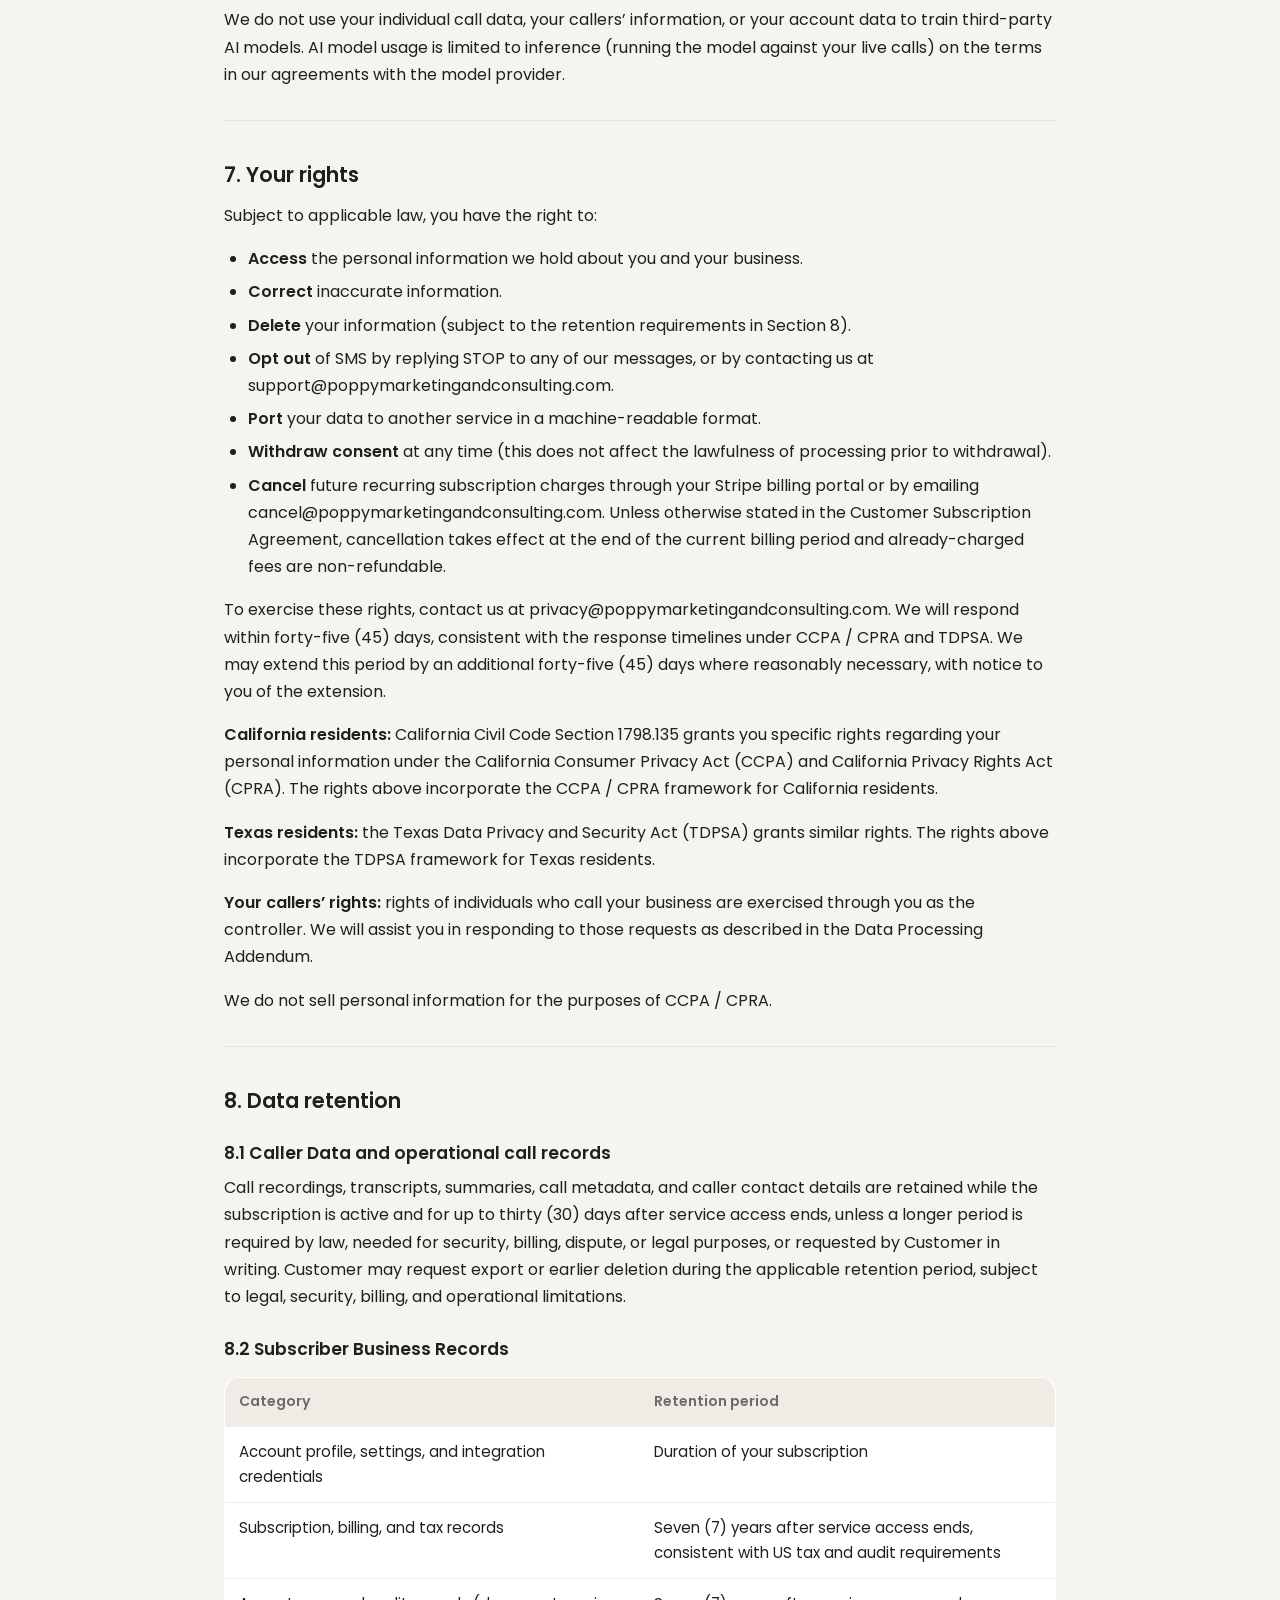
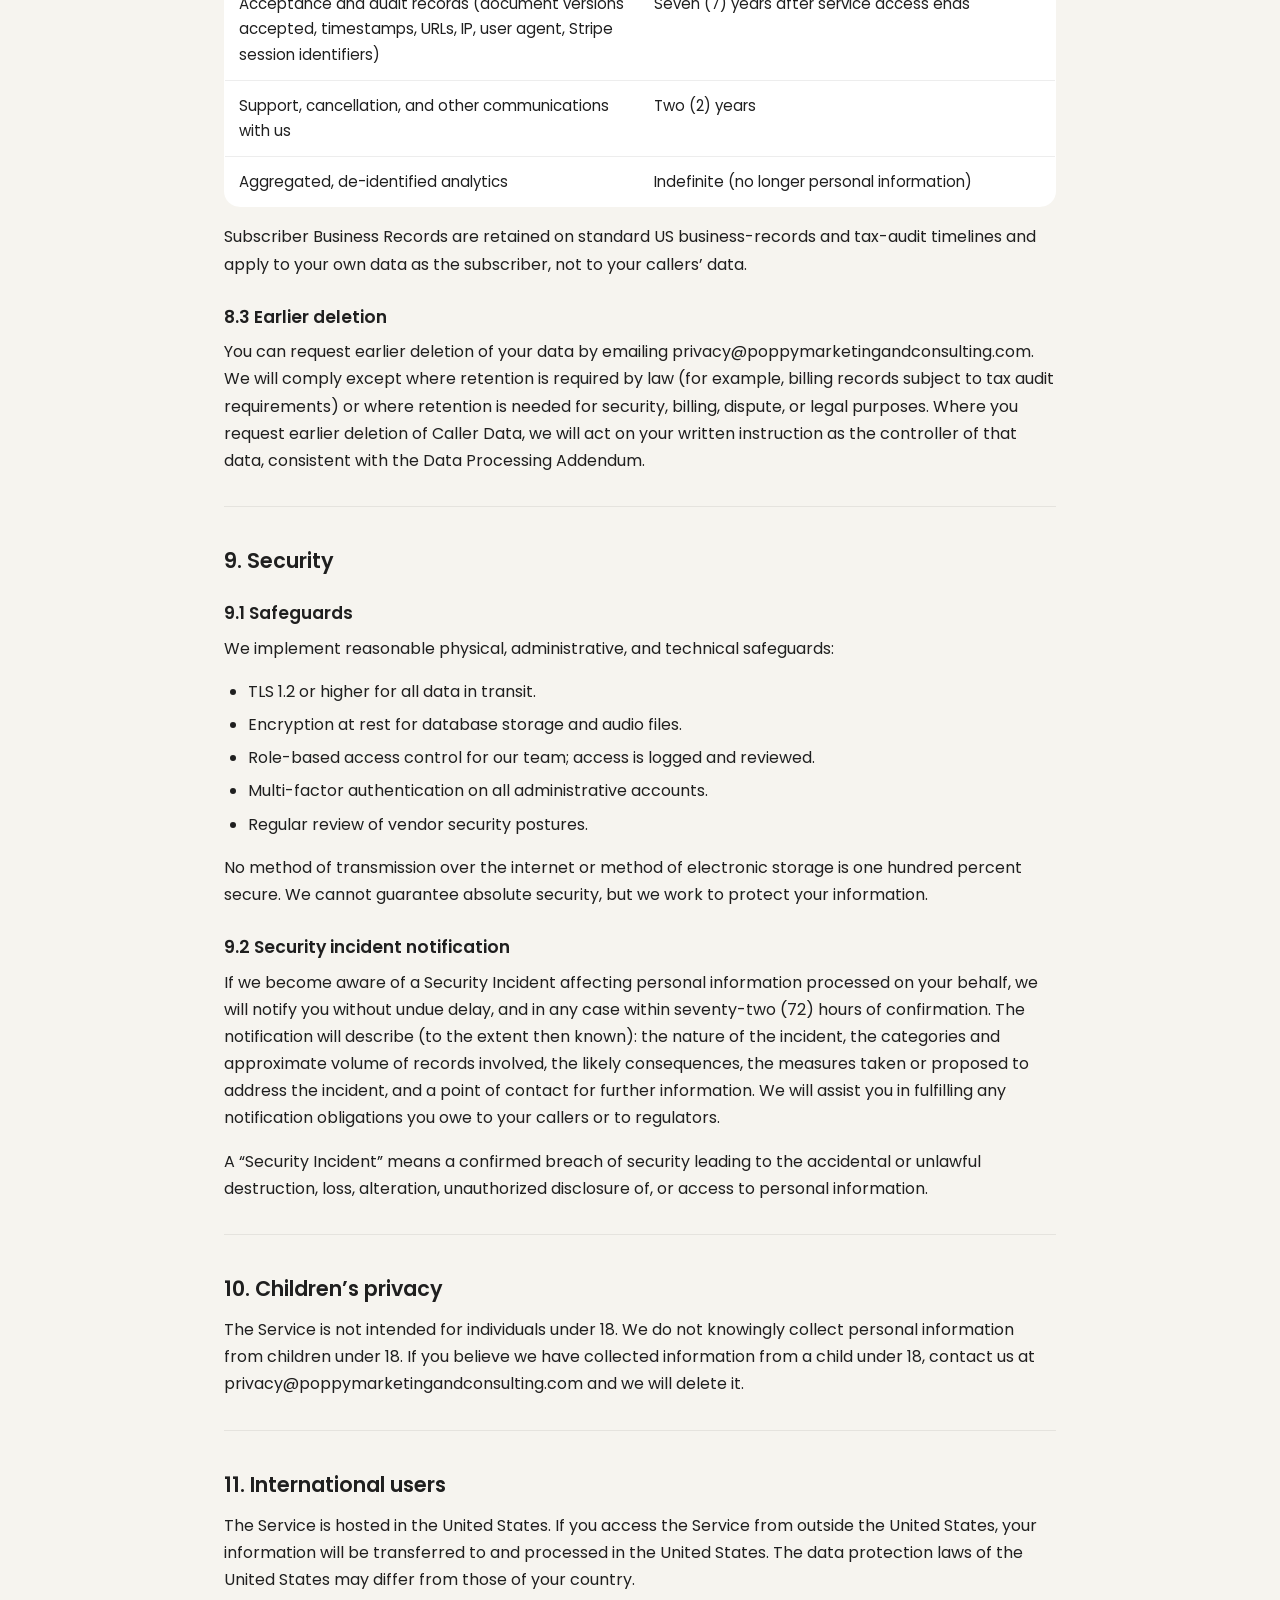
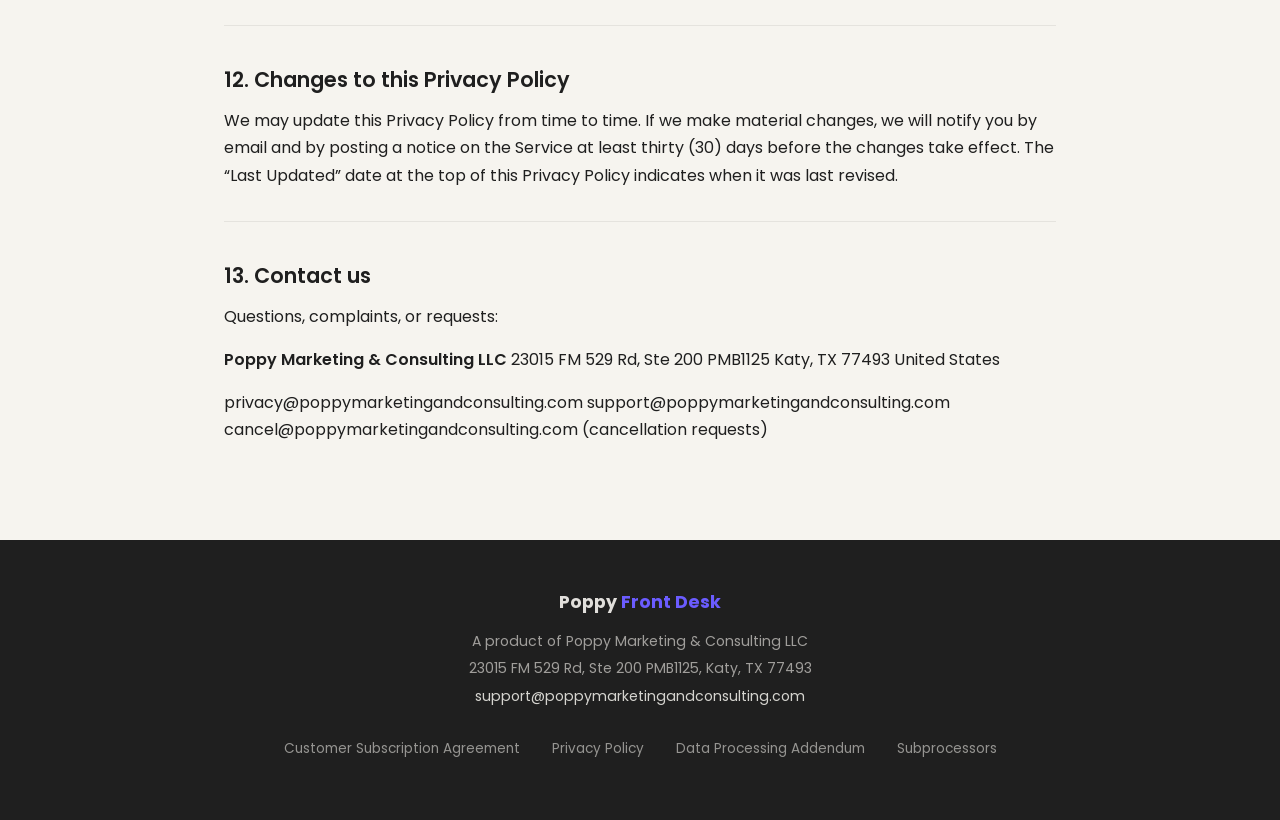
<file: legal/privacy.html>
<!DOCTYPE html>
<html lang="en">
<head>
  <meta charset="UTF-8">
  <meta name="viewport" content="width=device-width, initial-scale=1.0">
  <title>Privacy Policy — Front Desk by Poppy</title>
  <meta name="description" content="Privacy Policy for the Front Desk by Poppy service.">
  <link rel="canonical" href="https://frontdesk.poppymarketingandconsulting.com/legal/privacy">
  <meta name="robots" content="noindex, nofollow">

  <link rel="icon" type="image/svg+xml" href="/favicon.svg">
  <link rel="apple-touch-icon" href="/favicon.svg">

  <link rel="preconnect" href="https://fonts.googleapis.com">
  <link rel="preconnect" href="https://fonts.gstatic.com" crossorigin>
  <link href="https://fonts.googleapis.com/css2?family=Poppins:wght@300;400;500;600;700&display=swap" rel="stylesheet">

  <style>
    :root {
      --bg: #F6F4EF;
      --bg-alt: #EFECE5;
      --text: #1F1F1F;
      --text-muted: #5A5A5A;
      --text-meta: #6B6B6B;
      --accent: #6B5CFF;
      --accent-hover: #5A3DE8;
      --white: #FFFFFF;
      --border: rgba(31, 31, 31, 0.08);
      --shadow-sm: 0 2px 12px rgba(31, 31, 31, 0.04);
      --radius: 24px;
      --radius-sm: 16px;
      --font-display: 'Poppins', sans-serif;
      --font-body: 'Poppins', sans-serif;
      --max-width: 880px;
    }

    *, *::before, *::after { box-sizing: border-box; margin: 0; padding: 0; }
    html { scroll-behavior: smooth; font-size: 16px; }

    body {
      font-family: var(--font-body);
      color: var(--text);
      background: var(--bg);
      line-height: 1.7;
      -webkit-font-smoothing: antialiased;
    }

    a { color: var(--accent); text-decoration: none; transition: color 0.2s; }
    a:hover { color: var(--accent-hover); text-decoration: underline; }

    .container { max-width: var(--max-width); margin: 0 auto; padding: 0 24px; }

    h1, h2, h3, h4 { font-family: var(--font-display); font-weight: 600; line-height: 1.3; color: var(--text); }

    nav {
      position: fixed;
      top: 0;
      left: 0;
      right: 0;
      z-index: 1000;
      background: rgba(246, 244, 239, 0.92);
      backdrop-filter: blur(12px);
      -webkit-backdrop-filter: blur(12px);
      border-bottom: 1px solid var(--border);
    }

    .nav-inner {
      max-width: 1140px;
      margin: 0 auto;
      padding: 0 24px;
      display: flex;
      align-items: center;
      justify-content: space-between;
      height: 64px;
    }

    .nav-logo {
      font-family: var(--font-display);
      font-weight: 700;
      font-size: 1.2rem;
      color: var(--text);
    }

    .nav-logo span { color: var(--accent); }
    .nav-logo:hover { color: var(--text); text-decoration: none; }

    .nav-back {
      font-family: var(--font-body);
      font-size: 0.92rem;
      font-weight: 500;
      color: var(--text-muted);
      display: flex;
      align-items: center;
      gap: 6px;
    }

    .nav-back:hover { color: var(--accent); text-decoration: none; }

    .legal-wrapper {
      padding-top: 96px;
      padding-bottom: 80px;
    }

    .legal-title {
      font-size: clamp(1.8rem, 4vw, 2.4rem);
      margin-bottom: 24px;
      color: var(--text);
    }

    .metadata-block {
      background: var(--white);
      border: 1px solid var(--border);
      border-radius: var(--radius-sm);
      padding: 20px 24px;
      margin-bottom: 40px;
      font-size: 0.92rem;
    }

    .metadata-block dl {
      display: grid;
      grid-template-columns: max-content 1fr;
      gap: 8px 16px;
    }

    .metadata-block dt {
      font-weight: 600;
      color: var(--text-meta);
    }

    .metadata-block dd { color: var(--text); word-break: break-word; }

    .legal-body h2 {
      font-size: 1.3rem;
      margin-top: 40px;
      margin-bottom: 14px;
    }

    .legal-body h3 {
      font-size: 1.08rem;
      margin-top: 28px;
      margin-bottom: 10px;
    }

    .legal-body h4 {
      font-size: 1rem;
      margin-top: 22px;
      margin-bottom: 8px;
    }

    .legal-body p,
    .legal-body ul,
    .legal-body ol {
      font-size: 1rem;
      color: var(--text);
      margin-bottom: 16px;
    }

    .legal-body ul,
    .legal-body ol { padding-left: 24px; }

    .legal-body li { margin-bottom: 6px; }

    .legal-body strong { color: var(--text); font-weight: 600; }

    .legal-body blockquote {
      border-left: 3px solid var(--accent);
      padding: 8px 16px;
      margin: 16px 0;
      color: var(--text);
      background: var(--bg-alt);
      border-radius: 0 var(--radius-sm) var(--radius-sm) 0;
      font-style: italic;
    }

    .legal-body blockquote p { margin-bottom: 0; }

    .legal-body table {
      width: 100%;
      border-collapse: collapse;
      margin: 16px 0;
      font-size: 0.94rem;
      background: var(--white);
      border: 1px solid var(--border);
      border-radius: var(--radius-sm);
      overflow: hidden;
    }

    .legal-body th,
    .legal-body td {
      padding: 12px 14px;
      border-bottom: 1px solid var(--border);
      text-align: left;
      vertical-align: top;
    }

    .legal-body th {
      background: var(--bg-alt);
      font-weight: 600;
      font-size: 0.88rem;
      color: var(--text-meta);
    }

    .legal-body tr:last-child td { border-bottom: none; }

    .legal-body hr {
      border: none;
      border-top: 1px solid var(--border);
      margin: 32px 0;
    }

    .legal-body code {
      background: var(--bg-alt);
      padding: 1px 6px;
      border-radius: 4px;
      font-family: ui-monospace, 'SF Mono', Menlo, monospace;
      font-size: 0.92em;
    }

    footer {
      padding: 48px 0;
      background: var(--text);
      color: rgba(246, 244, 239, 0.6);
      text-align: center;
    }

    footer .footer-brand {
      font-family: var(--font-display);
      font-weight: 700;
      font-size: 1.1rem;
      color: rgba(246, 244, 239, 0.9);
      margin-bottom: 12px;
    }

    footer .footer-brand span { color: var(--accent); }

    footer p {
      font-size: 0.88rem;
      line-height: 1.7;
      margin-bottom: 4px;
    }

    footer a {
      color: rgba(246, 244, 239, 0.85);
      transition: color 0.2s;
    }

    footer a:hover { color: #FFFFFF; text-decoration: none; }

    footer .footer-links {
      margin-top: 16px;
      display: flex;
      gap: 24px;
      justify-content: center;
      flex-wrap: wrap;
    }

    footer .footer-links a {
      font-size: 0.85rem;
      color: rgba(246, 244, 239, 0.55);
      padding: 12px 4px;
    }

    footer .footer-links a:hover { color: #FFFFFF; }

    @media (max-width: 640px) {
      .footer-links { flex-direction: column; gap: 8px; }
      .metadata-block dl { grid-template-columns: 1fr; }
      .metadata-block dd { margin-bottom: 8px; }
    }

    @media print {
      nav, footer { display: none; }
      body { background: white; }
      .legal-wrapper { padding-top: 0; }
      .metadata-block { break-inside: avoid; }
      h2 { break-after: avoid; }
    }
  </style>
</head>
<body>

  <nav>
    <div class="nav-inner">
      <a href="/" class="nav-logo">Poppy <span>Front Desk</span></a>
      <a href="/" class="nav-back">
        <svg xmlns="http://www.w3.org/2000/svg" width="16" height="16" viewBox="0 0 24 24" fill="none" stroke="currentColor" stroke-width="2" stroke-linecap="round" stroke-linejoin="round"><line x1="19" y1="12" x2="5" y2="12"/><polyline points="12 19 5 12 12 5"/></svg>
        Back to Home
      </a>
    </div>
  </nav>

  <div class="legal-wrapper">
    <div class="container">
      <h1 class="legal-title">Privacy Policy — Front Desk by Poppy</h1>

      <div class="metadata-block">
        <dl>
          <dt>Title</dt><dd>Privacy Policy</dd>
          <dt>Version</dt><dd>v3_LAUNCH_2026-05-12</dd>
          <dt>Effective Date</dt><dd>2026-05-12</dd>
          <dt>Last Updated</dt><dd>2026-05-12</dd>
          <dt>Provider</dt><dd>Poppy Marketing &amp; Consulting LLC</dd>
          <dt>Provider Address</dt><dd>23015 FM 529 Rd, Ste 200 PMB1125, Katy, TX 77493</dd>
          <dt>Contact</dt><dd><a href="mailto:privacy@poppymarketingandconsulting.com">privacy@poppymarketingandconsulting.com</a></dd>
          <dt>Document URL</dt><dd><a href="https://frontdesk.poppymarketingandconsulting.com/legal/privacy">https://frontdesk.poppymarketingandconsulting.com/legal/privacy</a></dd>
        </dl>
      </div>

      <div class="legal-body">
<p>This Privacy Policy describes how Poppy Marketing &amp; Consulting LLC (“Poppy”, “we”, “us”, or “our”) collects, uses, and shares information about you when you use the Front Desk by Poppy service (“Service”), accessible at https://frontdesk.poppymarketingandconsulting.com and via SMS, voice, and web channels.</p>
<p>By using the Service, you agree to this Privacy Policy. If you do not agree, do not use the Service.</p>
<hr />
<h2 id="information-we-collect">1. Information we collect</h2>
<h3 id="information-you-provide">1.1 Information you provide</h3>
<p>When you sign up for or use the Service, we collect:</p>
<ul>
<li><strong>Business information:</strong> business name, primary contact name, business phone number, email address, business address, industry/vertical, services offered, business hours, and FAQs you provide for your AI assistant.</li>
<li><strong>Authorized signer information:</strong> the name, email, and (where provided) title of the individual who accepts the Customer Subscription Agreement and related terms on behalf of your business.</li>
<li><strong>Account credentials:</strong> email and password (passwords are stored as one-way hashes; we never see your plaintext password).</li>
<li><strong>Payment information:</strong> billing details processed by our payment processor (Stripe). We do not store your full card number on our servers.</li>
<li><strong>Calendar and CRM credentials:</strong> if you connect Google Calendar, Cal.com, Calendly, Acuity, HubSpot, Pipedrive, Jobber, Housecall Pro, ServiceTitan, or other integrations, we store the OAuth tokens needed to write bookings or sync leads. We use the minimum scopes necessary.</li>
<li><strong>Communications with us:</strong> support emails, cancellation requests, feature requests, complaints, and any other messages you send.</li>
<li><strong>Acceptance records:</strong> the document versions, canonical URLs, timestamp, IP address, and user agent associated with your acceptance of the Customer Subscription Agreement, this Privacy Policy, the Data Processing Addendum, and the Subprocessors page, along with the Stripe session and payment identifiers where applicable.</li>
</ul>
<h3 id="information-collected-automatically-when-callers-reach-your-business">1.2 Information collected automatically when callers reach your business</h3>
<p>When end consumers call your business via your Front Desk number, we automatically collect:</p>
<ul>
<li><strong>Call metadata:</strong> caller phone number, call timestamp, call duration, ring time, call disposition.</li>
<li><strong>Call audio recording:</strong> the AI assistant records the call. At the start of every call, the AI assistant plays a recording disclosure to the caller stating: “This call may be recorded, transcribed, and summarized by Front Desk by Poppy. By continuing, you consent to recording and transcription.” A Spanish-language equivalent is played when the caller’s language is Spanish.</li>
<li><strong>Call transcript and call summary:</strong> automatically generated text version and summary of the call for your dashboard, reports, and lead summaries.</li>
<li><strong>Caller-provided information:</strong> anything the caller tells the AI assistant — name, address, service request, callback time, and similar information.</li>
</ul>
<h3 id="information-collected-automatically-about-your-use-of-the-website">1.3 Information collected automatically about your use of the website</h3>
<p>When you visit https://frontdesk.poppymarketingandconsulting.com, we collect standard web logs: IP address, browser type, operating system, pages viewed, referring URL, and date/timestamp. We do not use third-party advertising trackers.</p>
<hr />
<h2 id="how-we-use-information">2. How we use information</h2>
<p>We use the information we collect to:</p>
<ul>
<li><strong>Operate the Service:</strong> answer your business calls, capture leads, book appointments, deliver transactional SMS notifications, and send service reports.</li>
<li><strong>Communicate with you:</strong> send the transactional SMS messages you have authorized (lead alerts, booking confirmations, account notifications), respond to support and cancellation inquiries, and send service-related emails (billing, account changes, security).</li>
<li><strong>Tune your AI assistant:</strong> review a sampled subset of calls (typically 5 to 10 per week per account) to identify quality issues, adjust prompts, and improve performance for your specific business.</li>
<li><strong>Improve the Service:</strong> analyze aggregated, de-identified usage patterns to make the Service better. We do not use your individual call data to train third-party models.</li>
<li><strong>Bill you:</strong> process subscription payments and manage your account.</li>
<li><strong>Maintain acceptance and audit records:</strong> retain records of which document versions you accepted, when, and through which mechanism, for compliance and audit purposes.</li>
<li><strong>Comply with legal obligations:</strong> respond to subpoenas, court orders, and other valid legal process.</li>
</ul>
<p>We do not sell your information or your callers’ information to third parties for advertising.</p>
<hr />
<h2 id="who-we-share-information-with">3. Who we share information with</h2>
<h3 id="subprocessors">3.1 Subprocessors</h3>
<p>We engage third-party service providers (subprocessors) to operate the Service. Each subprocessor is bound by a written contract that requires it to protect your information consistent with this Privacy Policy and our Data Processing Addendum, available at https://frontdesk.poppymarketingandconsulting.com/legal/dpa.</p>
<p>The current list of subprocessors is maintained at <strong>https://frontdesk.poppymarketingandconsulting.com/legal/subprocessors</strong>. We will provide at least thirty (30) days’ written notice (by email and on the subprocessors page) before adding or replacing a subprocessor that processes your data. You may object in writing within that notice window; if we cannot reasonably accommodate your objection, you may terminate the affected portion of the Service without penalty, as described in Section 4.4 of the Data Processing Addendum.</p>
<p>Subprocessor categories include (current providers listed on the subprocessors page): telephony, call recording storage, SMS messaging, A2P 10DLC registration, AI inference, database and storage hosting, application hosting, payment processing, web hosting, transactional outbound email, inbound email and shared drive, intake and operational records, and (Pro tier) scheduling.</p>
<h3 id="aggregated-and-de-identified-data">3.2 Aggregated and de-identified data</h3>
<p>We may share aggregated, de-identified data publicly in formats that do not identify any specific business or caller.</p>
<h3 id="required-disclosures">3.3 Required disclosures</h3>
<p>We may disclose your information when required by law, valid legal process, or to protect our rights, property, or safety, or the rights, property, or safety of our customers or others.</p>
<h3 id="business-transfers">3.4 Business transfers</h3>
<p>If Poppy is acquired or merges with another entity, your information may be transferred to the acquirer subject to this Privacy Policy. We will provide notice before your information becomes subject to a different privacy policy.</p>
<hr />
<h2 id="your-callers-information">4. Your callers’ information</h2>
<p>You are the controller of any personal information your callers provide. We process that information on your behalf as a service provider (under CCPA / CPRA terminology) and as a processor (under TDPSA terminology). The full processor obligations, subprocessor change rights, data subject request handling, security commitments, and audit rights are set out in our <strong>Data Processing Addendum</strong>, available at https://frontdesk.poppymarketingandconsulting.com/legal/dpa, which is incorporated into and forms part of the Customer Subscription Agreement when you use the Service.</p>
<p>By using the Service, you represent that:</p>
<ol type="1">
<li>You have the right to use the Service to capture and process information from callers to your business.</li>
<li>You will not use the Service in a manner that violates applicable laws (TCPA, state privacy laws, sector-specific rules including HIPAA).</li>
<li>You will respond to any privacy requests from your callers (access, deletion, correction) and we will assist you in fulfilling those requests upon your instruction, consistent with the Data Processing Addendum.</li>
</ol>
<p>We do not directly market to your callers. SMS messages sent on Pro customers’ behalf are transactional, scoped to the SMS Messaging and A2P 10DLC section below.</p>
<hr />
<h2 id="sms-messaging-and-a2p-10dlc">5. SMS Messaging and A2P 10DLC</h2>
<p>If a Customer uses Front Desk Pro, Poppy may send transactional SMS messages on the Customer’s behalf, such as lead alerts, booking confirmations, and related service messages. Poppy may process recipient phone numbers, message content, delivery status, opt-out status, and related metadata to provide SMS features. Poppy may also submit Customer business information, sample messages, use-case descriptions, and opt-in-flow information to Twilio, The Campaign Registry, mobile carriers, and related service providers for A2P 10DLC registration, vetting, delivery, filtering, and compliance purposes. Recipients may opt out of SMS messages by replying STOP and may request help by replying HELP.</p>
<p>Industry-standard SMS opt-out and help language is included in messages: “Reply STOP to unsubscribe. Reply HELP for help. Msg &amp; data rates may apply. Msg frequency varies.”</p>
<p>Customer is responsible for maintaining any required SMS consent from message recipients, for not using Front Desk for marketing or promotional SMS unless separately approved by Poppy, for honoring opt-out requests received outside the Service, and for not asking Poppy to message anyone who has opted out. Carrier filtering, rejection, or suspension is outside Poppy’s control, and Poppy may suspend SMS features if compliance issues are detected.</p>
<hr />
<h2 id="ai-processing">6. AI processing</h2>
<p>The Service uses AI inference (provided by Anthropic, as listed on the subprocessors page) to handle inbound calls, generate transcripts and summaries, and assist with lead capture. Call audio is processed in real time for transcription. Transcripts and summaries are returned to your dashboard and stored consistent with Section 8 (Data retention).</p>
<p>We do not use your individual call data, your callers’ information, or your account data to train third-party AI models. AI model usage is limited to inference (running the model against your live calls) on the terms in our agreements with the model provider.</p>
<hr />
<h2 id="your-rights">7. Your rights</h2>
<p>Subject to applicable law, you have the right to:</p>
<ul>
<li><strong>Access</strong> the personal information we hold about you and your business.</li>
<li><strong>Correct</strong> inaccurate information.</li>
<li><strong>Delete</strong> your information (subject to the retention requirements in Section 8).</li>
<li><strong>Opt out</strong> of SMS by replying STOP to any of our messages, or by contacting us at support@poppymarketingandconsulting.com.</li>
<li><strong>Port</strong> your data to another service in a machine-readable format.</li>
<li><strong>Withdraw consent</strong> at any time (this does not affect the lawfulness of processing prior to withdrawal).</li>
<li><strong>Cancel</strong> future recurring subscription charges through your Stripe billing portal or by emailing cancel@poppymarketingandconsulting.com. Unless otherwise stated in the Customer Subscription Agreement, cancellation takes effect at the end of the current billing period and already-charged fees are non-refundable.</li>
</ul>
<p>To exercise these rights, contact us at privacy@poppymarketingandconsulting.com. We will respond within forty-five (45) days, consistent with the response timelines under CCPA / CPRA and TDPSA. We may extend this period by an additional forty-five (45) days where reasonably necessary, with notice to you of the extension.</p>
<p><strong>California residents:</strong> California Civil Code Section 1798.135 grants you specific rights regarding your personal information under the California Consumer Privacy Act (CCPA) and California Privacy Rights Act (CPRA). The rights above incorporate the CCPA / CPRA framework for California residents.</p>
<p><strong>Texas residents:</strong> the Texas Data Privacy and Security Act (TDPSA) grants similar rights. The rights above incorporate the TDPSA framework for Texas residents.</p>
<p><strong>Your callers’ rights:</strong> rights of individuals who call your business are exercised through you as the controller. We will assist you in responding to those requests as described in the Data Processing Addendum.</p>
<p>We do not sell personal information for the purposes of CCPA / CPRA.</p>
<hr />
<h2 id="data-retention">8. Data retention</h2>
<h3 id="caller-data-and-operational-call-records">8.1 Caller Data and operational call records</h3>
<p>Call recordings, transcripts, summaries, call metadata, and caller contact details are retained while the subscription is active and for up to thirty (30) days after service access ends, unless a longer period is required by law, needed for security, billing, dispute, or legal purposes, or requested by Customer in writing. Customer may request export or earlier deletion during the applicable retention period, subject to legal, security, billing, and operational limitations.</p>
<h3 id="subscriber-business-records">8.2 Subscriber Business Records</h3>
<table>
<colgroup>
<col style="width: 50%" />
<col style="width: 50%" />
</colgroup>
<thead>
<tr>
<th>Category</th>
<th>Retention period</th>
</tr>
</thead>
<tbody>
<tr>
<td>Account profile, settings, and integration credentials</td>
<td>Duration of your subscription</td>
</tr>
<tr>
<td>Subscription, billing, and tax records</td>
<td>Seven (7) years after service access ends, consistent with US tax and audit requirements</td>
</tr>
<tr>
<td>Acceptance and audit records (document versions accepted, timestamps, URLs, IP, user agent, Stripe session identifiers)</td>
<td>Seven (7) years after service access ends</td>
</tr>
<tr>
<td>Support, cancellation, and other communications with us</td>
<td>Two (2) years</td>
</tr>
<tr>
<td>Aggregated, de-identified analytics</td>
<td>Indefinite (no longer personal information)</td>
</tr>
</tbody>
</table>
<p>Subscriber Business Records are retained on standard US business-records and tax-audit timelines and apply to your own data as the subscriber, not to your callers’ data.</p>
<h3 id="earlier-deletion">8.3 Earlier deletion</h3>
<p>You can request earlier deletion of your data by emailing privacy@poppymarketingandconsulting.com. We will comply except where retention is required by law (for example, billing records subject to tax audit requirements) or where retention is needed for security, billing, dispute, or legal purposes. Where you request earlier deletion of Caller Data, we will act on your written instruction as the controller of that data, consistent with the Data Processing Addendum.</p>
<hr />
<h2 id="security">9. Security</h2>
<h3 id="safeguards">9.1 Safeguards</h3>
<p>We implement reasonable physical, administrative, and technical safeguards:</p>
<ul>
<li>TLS 1.2 or higher for all data in transit.</li>
<li>Encryption at rest for database storage and audio files.</li>
<li>Role-based access control for our team; access is logged and reviewed.</li>
<li>Multi-factor authentication on all administrative accounts.</li>
<li>Regular review of vendor security postures.</li>
</ul>
<p>No method of transmission over the internet or method of electronic storage is one hundred percent secure. We cannot guarantee absolute security, but we work to protect your information.</p>
<h3 id="security-incident-notification">9.2 Security incident notification</h3>
<p>If we become aware of a Security Incident affecting personal information processed on your behalf, we will notify you without undue delay, and in any case within seventy-two (72) hours of confirmation. The notification will describe (to the extent then known): the nature of the incident, the categories and approximate volume of records involved, the likely consequences, the measures taken or proposed to address the incident, and a point of contact for further information. We will assist you in fulfilling any notification obligations you owe to your callers or to regulators.</p>
<p>A “Security Incident” means a confirmed breach of security leading to the accidental or unlawful destruction, loss, alteration, unauthorized disclosure of, or access to personal information.</p>
<hr />
<h2 id="childrens-privacy">10. Children’s privacy</h2>
<p>The Service is not intended for individuals under 18. We do not knowingly collect personal information from children under 18. If you believe we have collected information from a child under 18, contact us at privacy@poppymarketingandconsulting.com and we will delete it.</p>
<hr />
<h2 id="international-users">11. International users</h2>
<p>The Service is hosted in the United States. If you access the Service from outside the United States, your information will be transferred to and processed in the United States. The data protection laws of the United States may differ from those of your country.</p>
<hr />
<h2 id="changes-to-this-privacy-policy">12. Changes to this Privacy Policy</h2>
<p>We may update this Privacy Policy from time to time. If we make material changes, we will notify you by email and by posting a notice on the Service at least thirty (30) days before the changes take effect. The “Last Updated” date at the top of this Privacy Policy indicates when it was last revised.</p>
<hr />
<h2 id="contact-us">13. Contact us</h2>
<p>Questions, complaints, or requests:</p>
<p><strong>Poppy Marketing &amp; Consulting LLC</strong> 23015 FM 529 Rd, Ste 200 PMB1125 Katy, TX 77493 United States</p>
<p>privacy@poppymarketingandconsulting.com support@poppymarketingandconsulting.com cancel@poppymarketingandconsulting.com (cancellation requests)</p>

      </div>
    </div>
  </div>

  <footer>
    <div class="container">
      <div class="footer-brand">Poppy <span>Front Desk</span></div>
      <p>A product of Poppy Marketing &amp; Consulting LLC</p>
      <p>23015 FM 529 Rd, Ste 200 PMB1125, Katy, TX 77493</p>
      <p><a href="mailto:support@poppymarketingandconsulting.com">support@poppymarketingandconsulting.com</a></p>
      <div class="footer-links">
        <a href="/legal/customer-subscription-agreement">Customer Subscription Agreement</a>
        <a href="/legal/privacy">Privacy Policy</a>
        <a href="/legal/dpa">Data Processing Addendum</a>
        <a href="/legal/subprocessors">Subprocessors</a>
      </div>
    </div>
  </footer>

</body>
</html>
</file>
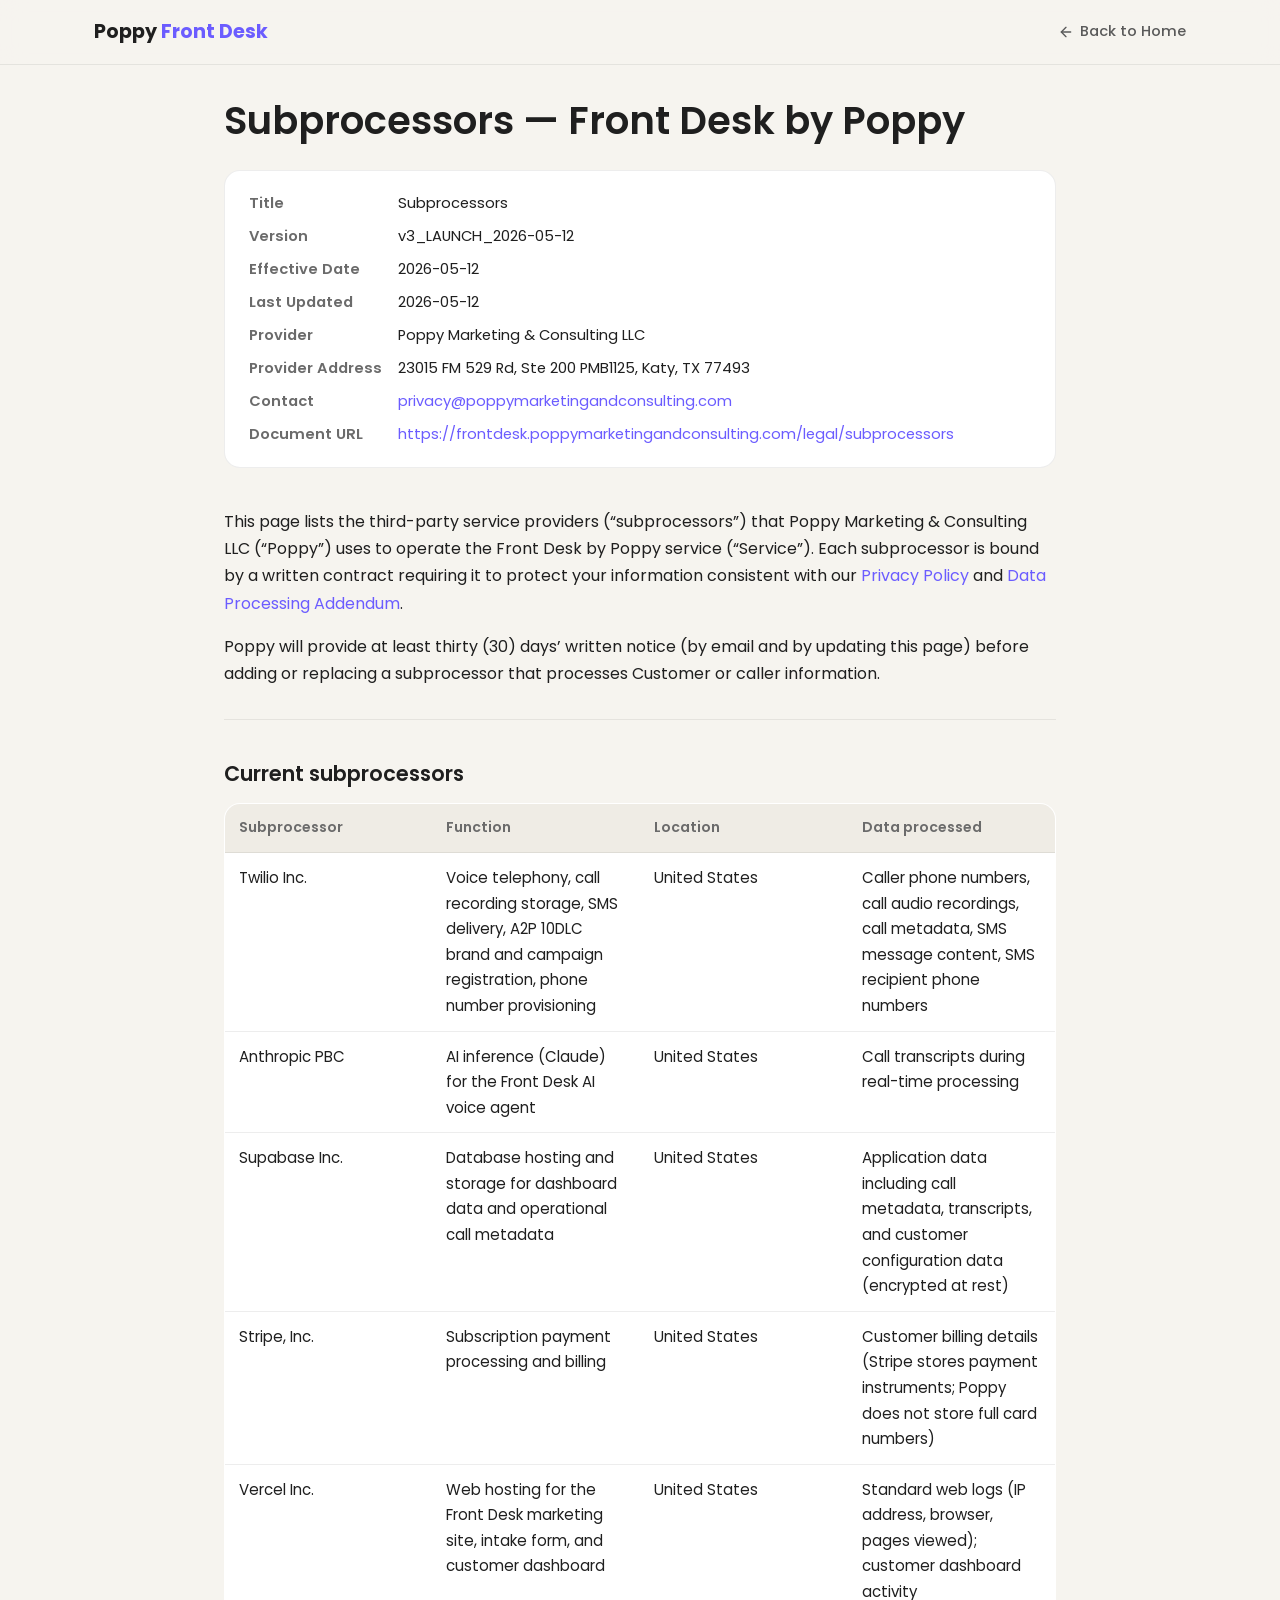
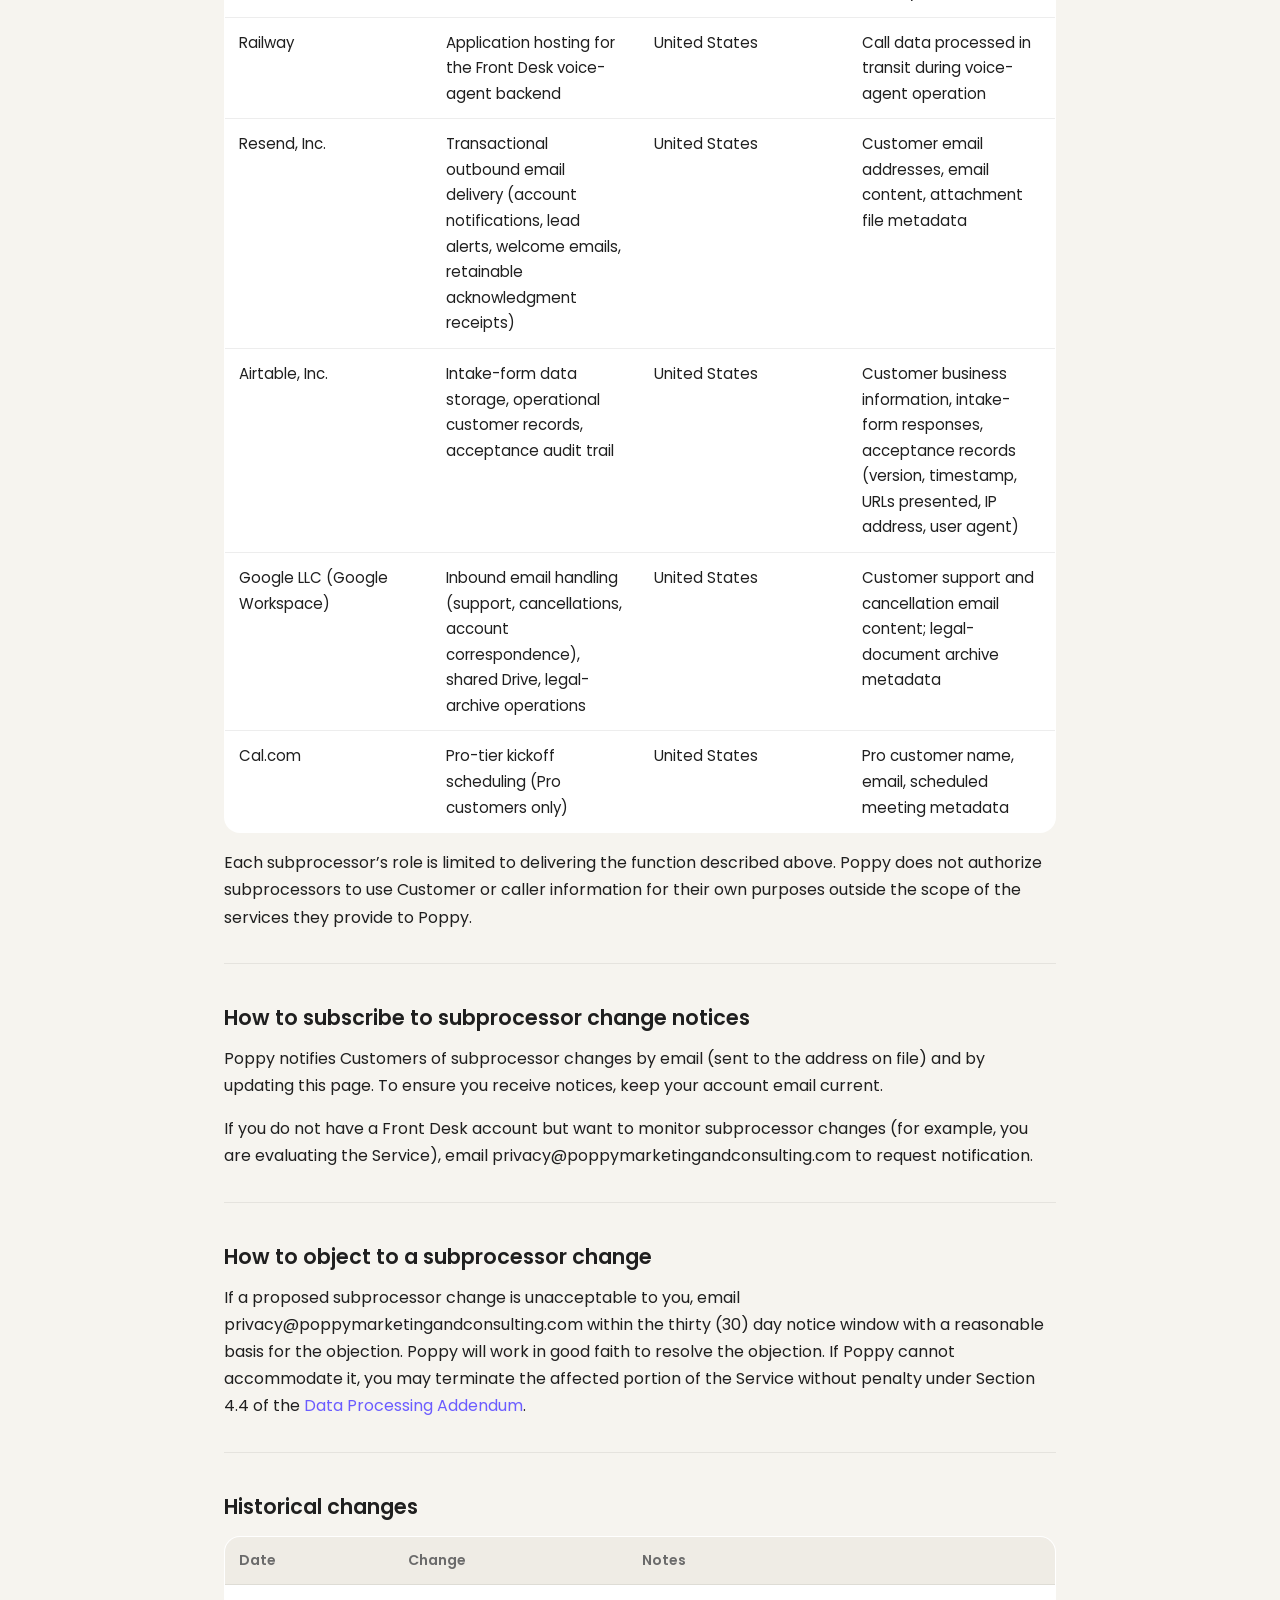
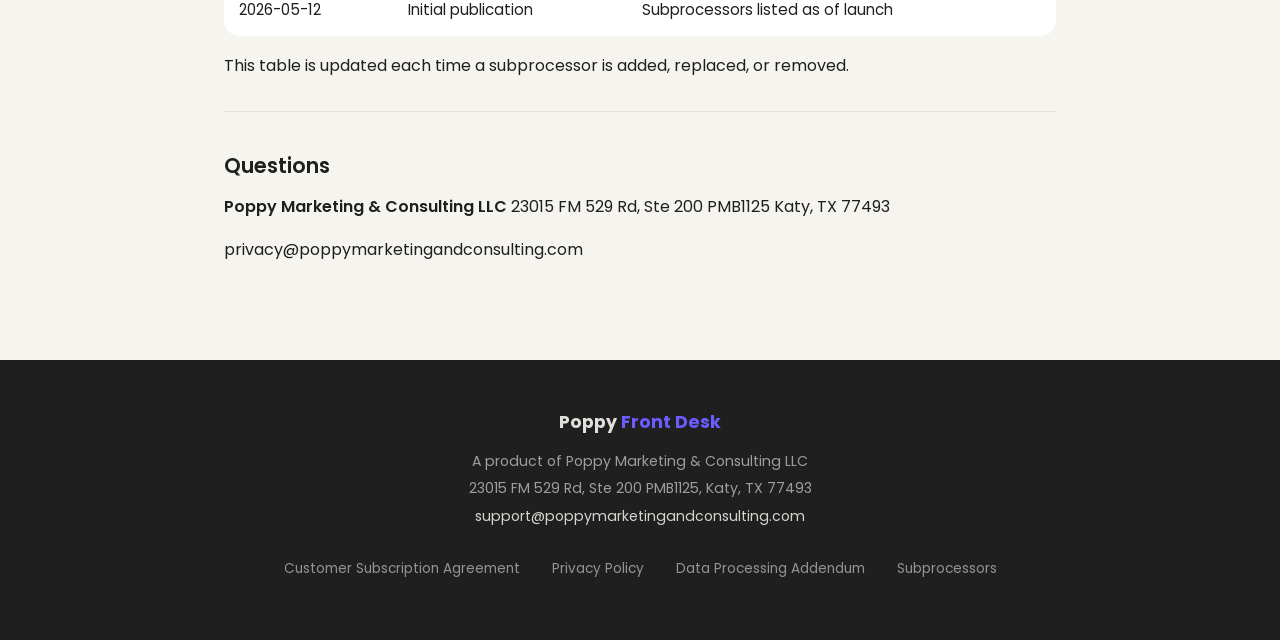
<file: legal/subprocessors.html>
<!DOCTYPE html>
<html lang="en">
<head>
  <meta charset="UTF-8">
  <meta name="viewport" content="width=device-width, initial-scale=1.0">
  <title>Subprocessors — Front Desk by Poppy</title>
  <meta name="description" content="List of third-party subprocessors used to deliver the Front Desk by Poppy service.">
  <link rel="canonical" href="https://frontdesk.poppymarketingandconsulting.com/legal/subprocessors">
  <meta name="robots" content="noindex, nofollow">

  <link rel="icon" type="image/svg+xml" href="/favicon.svg">
  <link rel="apple-touch-icon" href="/favicon.svg">

  <link rel="preconnect" href="https://fonts.googleapis.com">
  <link rel="preconnect" href="https://fonts.gstatic.com" crossorigin>
  <link href="https://fonts.googleapis.com/css2?family=Poppins:wght@300;400;500;600;700&display=swap" rel="stylesheet">

  <style>
    :root {
      --bg: #F6F4EF;
      --bg-alt: #EFECE5;
      --text: #1F1F1F;
      --text-muted: #5A5A5A;
      --text-meta: #6B6B6B;
      --accent: #6B5CFF;
      --accent-hover: #5A3DE8;
      --white: #FFFFFF;
      --border: rgba(31, 31, 31, 0.08);
      --shadow-sm: 0 2px 12px rgba(31, 31, 31, 0.04);
      --radius: 24px;
      --radius-sm: 16px;
      --font-display: 'Poppins', sans-serif;
      --font-body: 'Poppins', sans-serif;
      --max-width: 880px;
    }

    *, *::before, *::after { box-sizing: border-box; margin: 0; padding: 0; }
    html { scroll-behavior: smooth; font-size: 16px; }

    body {
      font-family: var(--font-body);
      color: var(--text);
      background: var(--bg);
      line-height: 1.7;
      -webkit-font-smoothing: antialiased;
    }

    a { color: var(--accent); text-decoration: none; transition: color 0.2s; }
    a:hover { color: var(--accent-hover); text-decoration: underline; }

    .container { max-width: var(--max-width); margin: 0 auto; padding: 0 24px; }

    h1, h2, h3, h4 { font-family: var(--font-display); font-weight: 600; line-height: 1.3; color: var(--text); }

    nav {
      position: fixed;
      top: 0;
      left: 0;
      right: 0;
      z-index: 1000;
      background: rgba(246, 244, 239, 0.92);
      backdrop-filter: blur(12px);
      -webkit-backdrop-filter: blur(12px);
      border-bottom: 1px solid var(--border);
    }

    .nav-inner {
      max-width: 1140px;
      margin: 0 auto;
      padding: 0 24px;
      display: flex;
      align-items: center;
      justify-content: space-between;
      height: 64px;
    }

    .nav-logo {
      font-family: var(--font-display);
      font-weight: 700;
      font-size: 1.2rem;
      color: var(--text);
    }

    .nav-logo span { color: var(--accent); }
    .nav-logo:hover { color: var(--text); text-decoration: none; }

    .nav-back {
      font-family: var(--font-body);
      font-size: 0.92rem;
      font-weight: 500;
      color: var(--text-muted);
      display: flex;
      align-items: center;
      gap: 6px;
    }

    .nav-back:hover { color: var(--accent); text-decoration: none; }

    .legal-wrapper {
      padding-top: 96px;
      padding-bottom: 80px;
    }

    .legal-title {
      font-size: clamp(1.8rem, 4vw, 2.4rem);
      margin-bottom: 24px;
      color: var(--text);
    }

    .metadata-block {
      background: var(--white);
      border: 1px solid var(--border);
      border-radius: var(--radius-sm);
      padding: 20px 24px;
      margin-bottom: 40px;
      font-size: 0.92rem;
    }

    .metadata-block dl {
      display: grid;
      grid-template-columns: max-content 1fr;
      gap: 8px 16px;
    }

    .metadata-block dt {
      font-weight: 600;
      color: var(--text-meta);
    }

    .metadata-block dd { color: var(--text); word-break: break-word; }

    .legal-body h2 {
      font-size: 1.3rem;
      margin-top: 40px;
      margin-bottom: 14px;
    }

    .legal-body h3 {
      font-size: 1.08rem;
      margin-top: 28px;
      margin-bottom: 10px;
    }

    .legal-body h4 {
      font-size: 1rem;
      margin-top: 22px;
      margin-bottom: 8px;
    }

    .legal-body p,
    .legal-body ul,
    .legal-body ol {
      font-size: 1rem;
      color: var(--text);
      margin-bottom: 16px;
    }

    .legal-body ul,
    .legal-body ol { padding-left: 24px; }

    .legal-body li { margin-bottom: 6px; }

    .legal-body strong { color: var(--text); font-weight: 600; }

    .legal-body blockquote {
      border-left: 3px solid var(--accent);
      padding: 8px 16px;
      margin: 16px 0;
      color: var(--text);
      background: var(--bg-alt);
      border-radius: 0 var(--radius-sm) var(--radius-sm) 0;
      font-style: italic;
    }

    .legal-body blockquote p { margin-bottom: 0; }

    .legal-body table {
      width: 100%;
      border-collapse: collapse;
      margin: 16px 0;
      font-size: 0.94rem;
      background: var(--white);
      border: 1px solid var(--border);
      border-radius: var(--radius-sm);
      overflow: hidden;
    }

    .legal-body th,
    .legal-body td {
      padding: 12px 14px;
      border-bottom: 1px solid var(--border);
      text-align: left;
      vertical-align: top;
    }

    .legal-body th {
      background: var(--bg-alt);
      font-weight: 600;
      font-size: 0.88rem;
      color: var(--text-meta);
    }

    .legal-body tr:last-child td { border-bottom: none; }

    .legal-body hr {
      border: none;
      border-top: 1px solid var(--border);
      margin: 32px 0;
    }

    .legal-body code {
      background: var(--bg-alt);
      padding: 1px 6px;
      border-radius: 4px;
      font-family: ui-monospace, 'SF Mono', Menlo, monospace;
      font-size: 0.92em;
    }

    footer {
      padding: 48px 0;
      background: var(--text);
      color: rgba(246, 244, 239, 0.6);
      text-align: center;
    }

    footer .footer-brand {
      font-family: var(--font-display);
      font-weight: 700;
      font-size: 1.1rem;
      color: rgba(246, 244, 239, 0.9);
      margin-bottom: 12px;
    }

    footer .footer-brand span { color: var(--accent); }

    footer p {
      font-size: 0.88rem;
      line-height: 1.7;
      margin-bottom: 4px;
    }

    footer a {
      color: rgba(246, 244, 239, 0.85);
      transition: color 0.2s;
    }

    footer a:hover { color: #FFFFFF; text-decoration: none; }

    footer .footer-links {
      margin-top: 16px;
      display: flex;
      gap: 24px;
      justify-content: center;
      flex-wrap: wrap;
    }

    footer .footer-links a {
      font-size: 0.85rem;
      color: rgba(246, 244, 239, 0.55);
      padding: 12px 4px;
    }

    footer .footer-links a:hover { color: #FFFFFF; }

    @media (max-width: 640px) {
      .footer-links { flex-direction: column; gap: 8px; }
      .metadata-block dl { grid-template-columns: 1fr; }
      .metadata-block dd { margin-bottom: 8px; }
    }

    @media print {
      nav, footer { display: none; }
      body { background: white; }
      .legal-wrapper { padding-top: 0; }
      .metadata-block { break-inside: avoid; }
      h2 { break-after: avoid; }
    }
  </style>
</head>
<body>

  <nav>
    <div class="nav-inner">
      <a href="/" class="nav-logo">Poppy <span>Front Desk</span></a>
      <a href="/" class="nav-back">
        <svg xmlns="http://www.w3.org/2000/svg" width="16" height="16" viewBox="0 0 24 24" fill="none" stroke="currentColor" stroke-width="2" stroke-linecap="round" stroke-linejoin="round"><line x1="19" y1="12" x2="5" y2="12"/><polyline points="12 19 5 12 12 5"/></svg>
        Back to Home
      </a>
    </div>
  </nav>

  <div class="legal-wrapper">
    <div class="container">
      <h1 class="legal-title">Subprocessors — Front Desk by Poppy</h1>

      <div class="metadata-block">
        <dl>
          <dt>Title</dt><dd>Subprocessors</dd>
          <dt>Version</dt><dd>v3_LAUNCH_2026-05-12</dd>
          <dt>Effective Date</dt><dd>2026-05-12</dd>
          <dt>Last Updated</dt><dd>2026-05-12</dd>
          <dt>Provider</dt><dd>Poppy Marketing &amp; Consulting LLC</dd>
          <dt>Provider Address</dt><dd>23015 FM 529 Rd, Ste 200 PMB1125, Katy, TX 77493</dd>
          <dt>Contact</dt><dd><a href="mailto:privacy@poppymarketingandconsulting.com">privacy@poppymarketingandconsulting.com</a></dd>
          <dt>Document URL</dt><dd><a href="https://frontdesk.poppymarketingandconsulting.com/legal/subprocessors">https://frontdesk.poppymarketingandconsulting.com/legal/subprocessors</a></dd>
        </dl>
      </div>

      <div class="legal-body">
<p>This page lists the third-party service providers (“subprocessors”) that Poppy Marketing &amp; Consulting LLC (“Poppy”) uses to operate the Front Desk by Poppy service (“Service”). Each subprocessor is bound by a written contract requiring it to protect your information consistent with our <a href="https://frontdesk.poppymarketingandconsulting.com/legal/privacy">Privacy Policy</a> and <a href="https://frontdesk.poppymarketingandconsulting.com/legal/dpa">Data Processing Addendum</a>.</p>
<p>Poppy will provide at least thirty (30) days’ written notice (by email and by updating this page) before adding or replacing a subprocessor that processes Customer or caller information.</p>
<hr />
<h2 id="current-subprocessors">Current subprocessors</h2>
<table>
<colgroup>
<col style="width: 25%" />
<col style="width: 25%" />
<col style="width: 25%" />
<col style="width: 25%" />
</colgroup>
<thead>
<tr>
<th>Subprocessor</th>
<th>Function</th>
<th>Location</th>
<th>Data processed</th>
</tr>
</thead>
<tbody>
<tr>
<td>Twilio Inc.</td>
<td>Voice telephony, call recording storage, SMS delivery, A2P 10DLC brand and campaign registration, phone number provisioning</td>
<td>United States</td>
<td>Caller phone numbers, call audio recordings, call metadata, SMS message content, SMS recipient phone numbers</td>
</tr>
<tr>
<td>Anthropic PBC</td>
<td>AI inference (Claude) for the Front Desk AI voice agent</td>
<td>United States</td>
<td>Call transcripts during real-time processing</td>
</tr>
<tr>
<td>Supabase Inc.</td>
<td>Database hosting and storage for dashboard data and operational call metadata</td>
<td>United States</td>
<td>Application data including call metadata, transcripts, and customer configuration data (encrypted at rest)</td>
</tr>
<tr>
<td>Stripe, Inc.</td>
<td>Subscription payment processing and billing</td>
<td>United States</td>
<td>Customer billing details (Stripe stores payment instruments; Poppy does not store full card numbers)</td>
</tr>
<tr>
<td>Vercel Inc.</td>
<td>Web hosting for the Front Desk marketing site, intake form, and customer dashboard</td>
<td>United States</td>
<td>Standard web logs (IP address, browser, pages viewed); customer dashboard activity</td>
</tr>
<tr>
<td>Railway</td>
<td>Application hosting for the Front Desk voice-agent backend</td>
<td>United States</td>
<td>Call data processed in transit during voice-agent operation</td>
</tr>
<tr>
<td>Resend, Inc.</td>
<td>Transactional outbound email delivery (account notifications, lead alerts, welcome emails, retainable acknowledgment receipts)</td>
<td>United States</td>
<td>Customer email addresses, email content, attachment file metadata</td>
</tr>
<tr>
<td>Airtable, Inc.</td>
<td>Intake-form data storage, operational customer records, acceptance audit trail</td>
<td>United States</td>
<td>Customer business information, intake-form responses, acceptance records (version, timestamp, URLs presented, IP address, user agent)</td>
</tr>
<tr>
<td>Google LLC (Google Workspace)</td>
<td>Inbound email handling (support, cancellations, account correspondence), shared Drive, legal-archive operations</td>
<td>United States</td>
<td>Customer support and cancellation email content; legal-document archive metadata</td>
</tr>
<tr>
<td>Cal.com</td>
<td>Pro-tier kickoff scheduling (Pro customers only)</td>
<td>United States</td>
<td>Pro customer name, email, scheduled meeting metadata</td>
</tr>
</tbody>
</table>
<p>Each subprocessor’s role is limited to delivering the function described above. Poppy does not authorize subprocessors to use Customer or caller information for their own purposes outside the scope of the services they provide to Poppy.</p>
<hr />
<h2 id="how-to-subscribe-to-subprocessor-change-notices">How to subscribe to subprocessor change notices</h2>
<p>Poppy notifies Customers of subprocessor changes by email (sent to the address on file) and by updating this page. To ensure you receive notices, keep your account email current.</p>
<p>If you do not have a Front Desk account but want to monitor subprocessor changes (for example, you are evaluating the Service), email privacy@poppymarketingandconsulting.com to request notification.</p>
<hr />
<h2 id="how-to-object-to-a-subprocessor-change">How to object to a subprocessor change</h2>
<p>If a proposed subprocessor change is unacceptable to you, email privacy@poppymarketingandconsulting.com within the thirty (30) day notice window with a reasonable basis for the objection. Poppy will work in good faith to resolve the objection. If Poppy cannot accommodate it, you may terminate the affected portion of the Service without penalty under Section 4.4 of the <a href="https://frontdesk.poppymarketingandconsulting.com/legal/dpa">Data Processing Addendum</a>.</p>
<hr />
<h2 id="historical-changes">Historical changes</h2>
<table>
<thead>
<tr>
<th>Date</th>
<th>Change</th>
<th>Notes</th>
</tr>
</thead>
<tbody>
<tr>
<td>2026-05-12</td>
<td>Initial publication</td>
<td>Subprocessors listed as of launch</td>
</tr>
</tbody>
</table>
<p>This table is updated each time a subprocessor is added, replaced, or removed.</p>
<hr />
<h2 id="questions">Questions</h2>
<p><strong>Poppy Marketing &amp; Consulting LLC</strong> 23015 FM 529 Rd, Ste 200 PMB1125 Katy, TX 77493</p>
<p>privacy@poppymarketingandconsulting.com</p>

      </div>
    </div>
  </div>

  <footer>
    <div class="container">
      <div class="footer-brand">Poppy <span>Front Desk</span></div>
      <p>A product of Poppy Marketing &amp; Consulting LLC</p>
      <p>23015 FM 529 Rd, Ste 200 PMB1125, Katy, TX 77493</p>
      <p><a href="mailto:support@poppymarketingandconsulting.com">support@poppymarketingandconsulting.com</a></p>
      <div class="footer-links">
        <a href="/legal/customer-subscription-agreement">Customer Subscription Agreement</a>
        <a href="/legal/privacy">Privacy Policy</a>
        <a href="/legal/dpa">Data Processing Addendum</a>
        <a href="/legal/subprocessors">Subprocessors</a>
      </div>
    </div>
  </footer>

</body>
</html>
</file>
